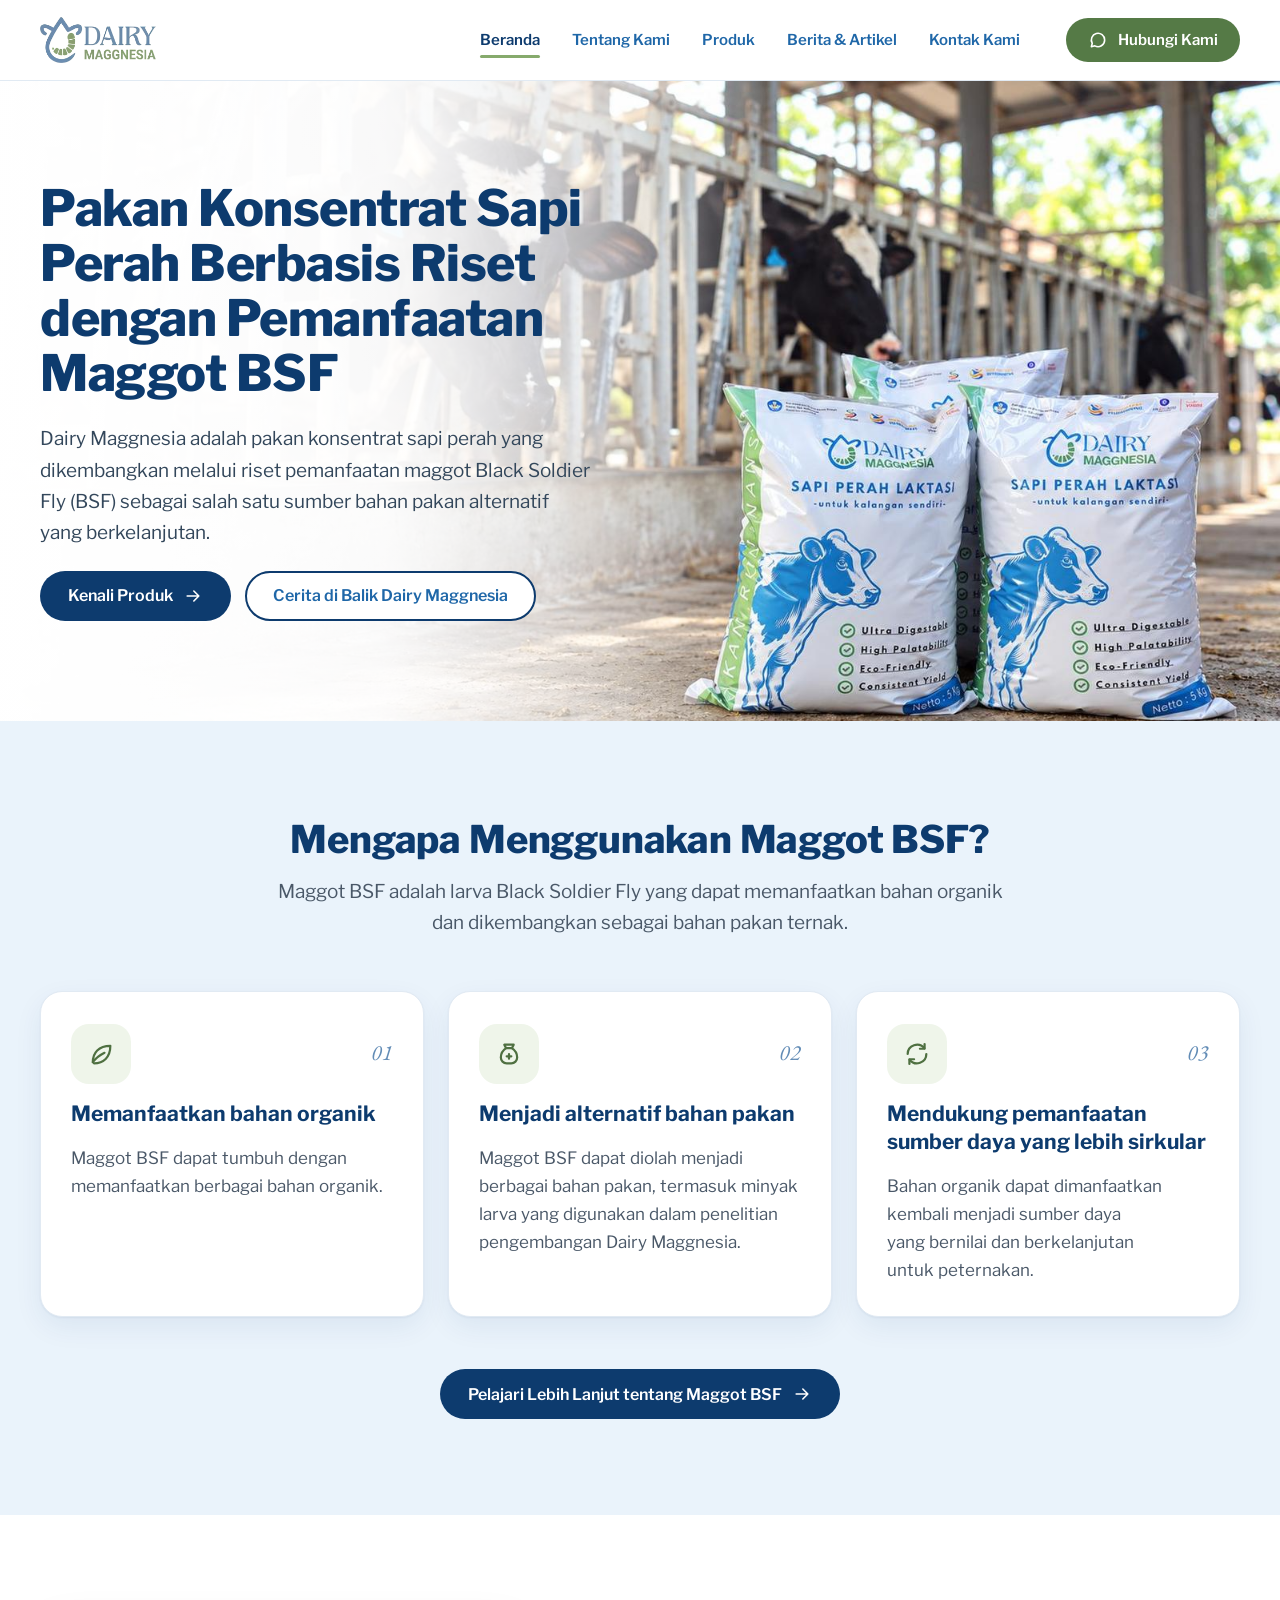
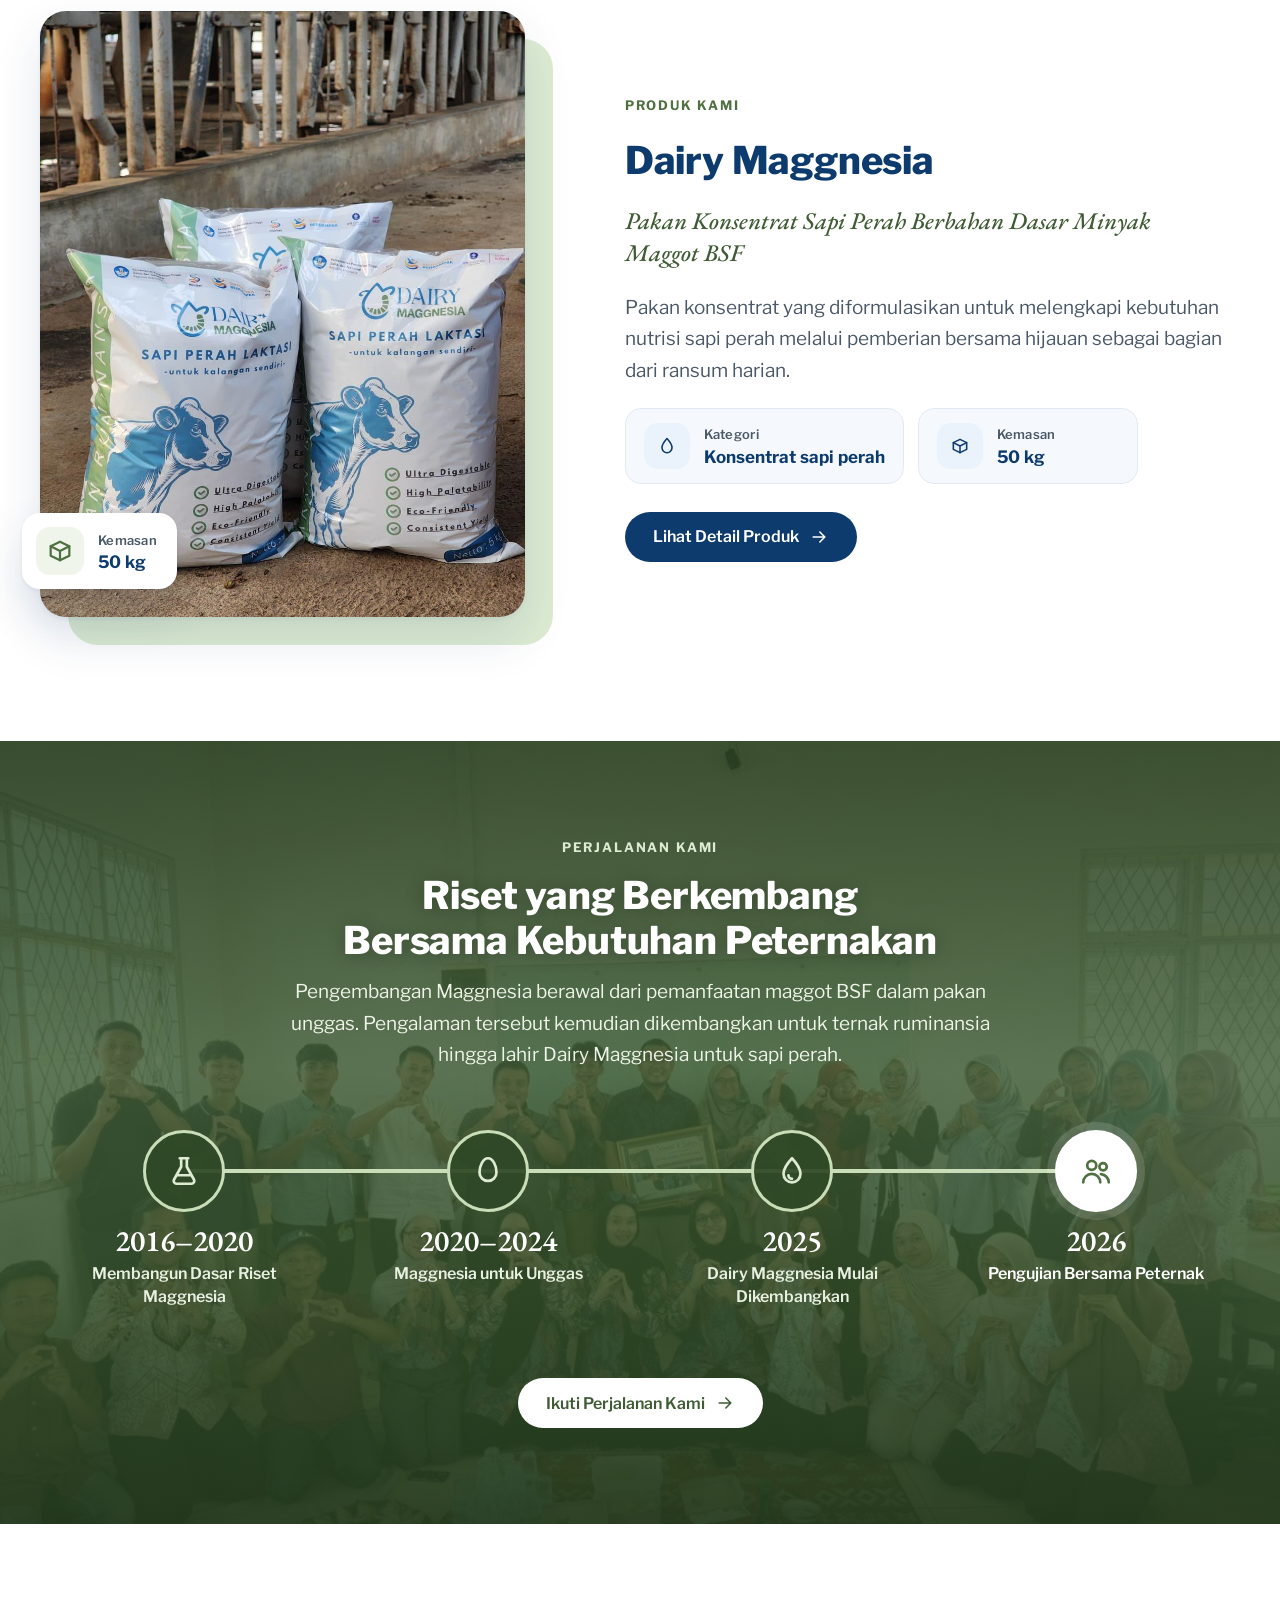
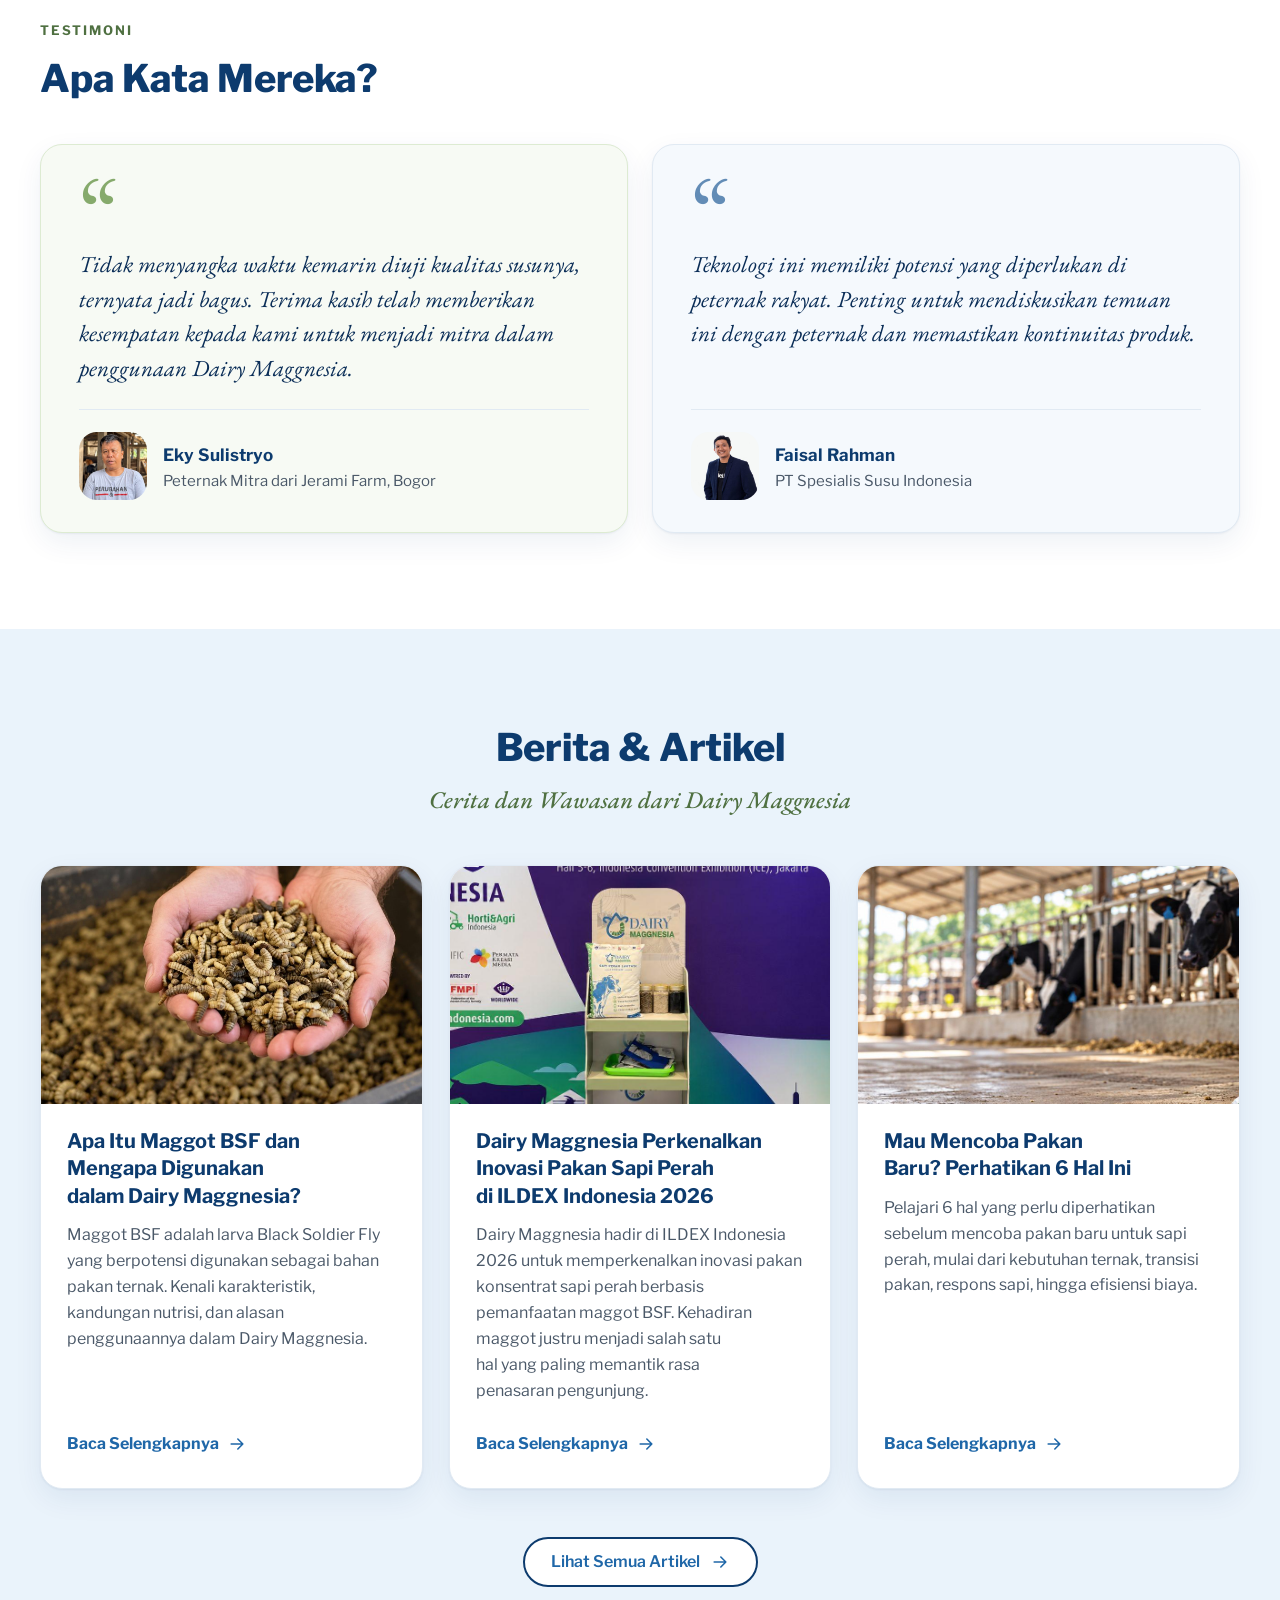
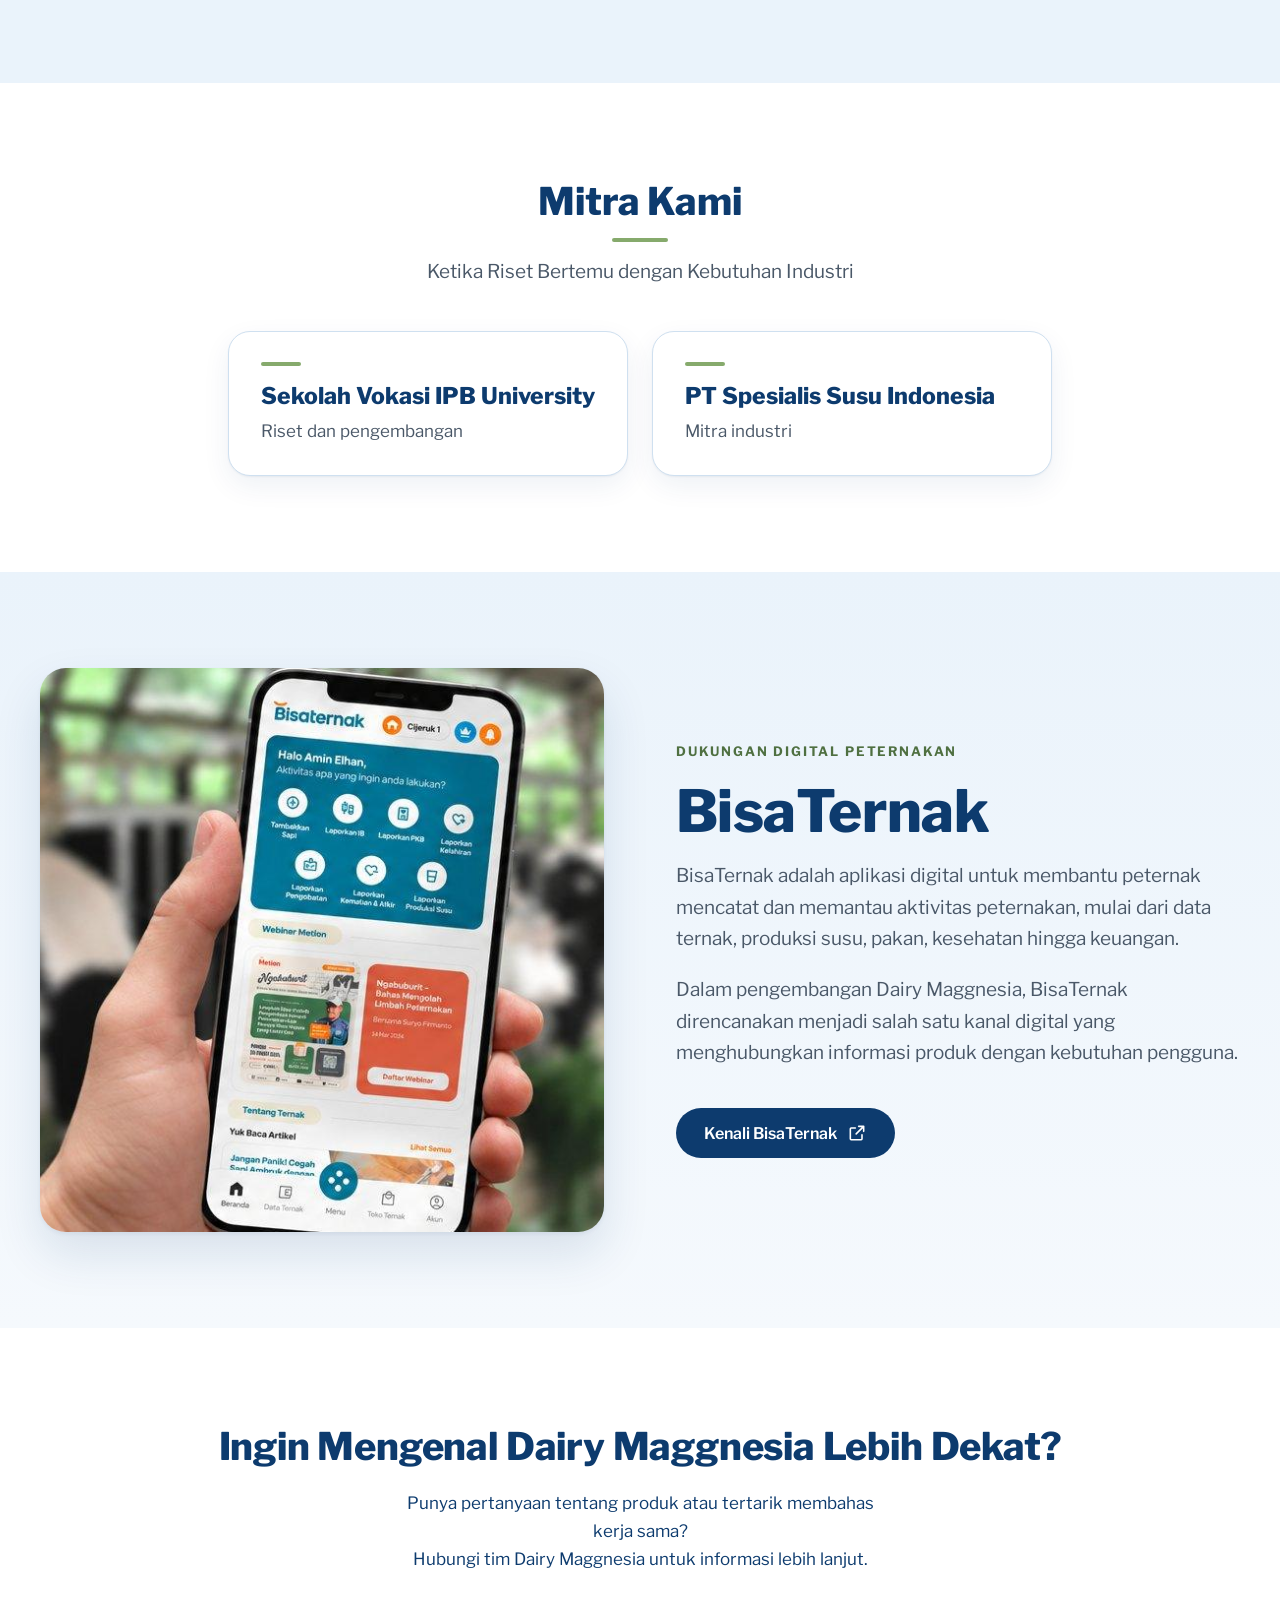
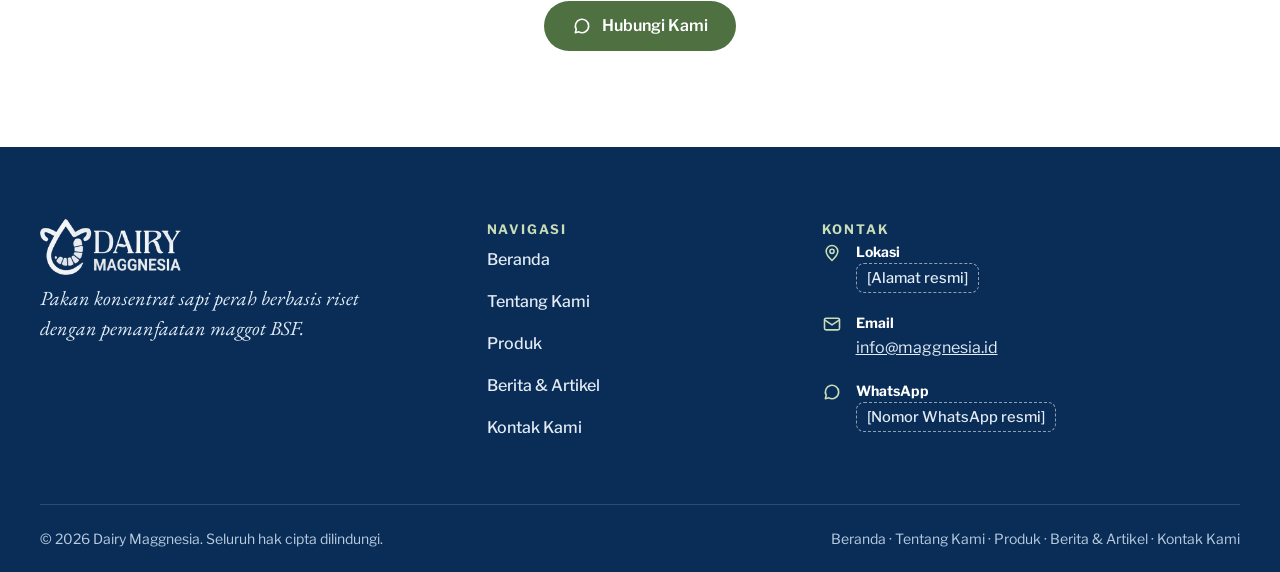
<file: index.html>
<!doctype html>
<html lang="id">
<head>
<meta charset="utf-8">
<meta name="viewport" content="width=device-width, initial-scale=1, viewport-fit=cover">
<title>Website Dairy Maggnesia</title>
<meta name="description" content="Prototype redesign website Dairy Maggnesia.">
<link rel="preconnect" href="https://fonts.googleapis.com">
<link rel="stylesheet" href="https://fonts.googleapis.com/css2?family=EB+Garamond:ital,wght@0,500;0,600;1,400;1,500&amp;family=Libre+Franklin:wght@400;500;600;700;800&amp;display=swap">
<link rel="stylesheet" href="site.css">
</head>
<body>
<div class="dm">

<header class="hdr">
  <div class="wrap hdr-in">
    <a href="index.html" class="logo" aria-label="Dairy Maggnesia, ke Beranda"><img class="logo-img" src="img/logo-color.png" alt="Dairy Maggnesia"></a>
    <nav class="nav" aria-label="Navigasi utama">
      <a href="index.html" class="nav-a is-active" aria-current="page">Beranda</a>
      <a href="tentang-kami.html" class="nav-a">Tentang Kami</a>
      <a href="produk.html" class="nav-a">Produk</a>
      <a href="berita-artikel.html" class="nav-a">Berita &amp; Artikel</a>
      <a href="kontak.html" class="nav-a">Kontak Kami</a>
    </nav>
    <a href="kontak.html" class="btn btn-green btn-sm hdr-cta" style="color: #ffffff"><svg class="ic" viewBox="0 0 24 24" aria-hidden="true"><path d="M20 12a8 8 0 0 1-11.8 7L4 20l1.1-4A8 8 0 1 1 20 12z"></path></svg>Hubungi Kami</a>
    <button type="button" class="burger" data-burger aria-label="Buka menu" aria-expanded="false" aria-controls="menu-mobile"><svg class="ic ic-lg i-open" viewBox="0 0 24 24" aria-hidden="true"><path d="M4 7h16M4 12h16M4 17h16"></path></svg><svg class="ic ic-lg i-close" viewBox="0 0 24 24" aria-hidden="true" hidden><path d="M6 6l12 12M18 6L6 18"></path></svg></button>
  </div>
  <nav id="menu-mobile" hidden class="mnav" aria-label="Navigasi mobile">
      <a href="index.html" class="m-a is-active" aria-current="page">Beranda</a>
      <a href="tentang-kami.html" class="m-a">Tentang Kami</a>
      <a href="produk.html" class="m-a">Produk</a>
      <a href="berita-artikel.html" class="m-a">Berita &amp; Artikel</a>
      <a href="kontak.html" class="m-a">Kontak Kami</a>
      <a href="kontak.html" class="btn btn-green"><svg class="ic" viewBox="0 0 24 24" aria-hidden="true"><path d="M20 12a8 8 0 0 1-11.8 7L4 20l1.1-4A8 8 0 1 1 20 12z"></path></svg>Hubungi Kami</a>
    </nav>
</header>

<main>

<!-- A. HERO -->
<section class="hero" aria-labelledby="hero-title">
  <img class="hero-img" src="img/hero-beranda.jpg" alt="Sapi perah di kandang dengan tiga karung pakan Dairy Maggnesia di lantai kandang">
  <div class="hero-fade" aria-hidden="true"></div>
  <div class="wrap hero-in">
    <div class="hero-copy">
      <h1 id="hero-title" class="h1">Pakan Konsentrat Sapi Perah Berbasis Riset dengan Pemanfaatan Maggot BSF</h1>
      <p class="lead">Dairy Maggnesia adalah pakan konsentrat sapi perah yang dikembangkan melalui riset pemanfaatan maggot Black Soldier Fly (BSF) sebagai salah satu sumber bahan pakan alternatif yang berkelanjutan.</p>
      <div class="btn-row">
        <a href="produk.html" class="btn btn-navy" style="color: #ffffff">Kenali Produk<svg class="ic" viewBox="0 0 24 24" aria-hidden="true"><path d="M5 12h14M13 6l6 6-6 6"></path></svg></a>
        <a href="tentang-kami.html" class="btn btn-outline">Cerita di Balik Dairy Maggnesia</a>
      </div>
    </div>
  </div>
</section>

<!-- B. MENGAPA MAGGOT BSF -->
<section class="sec bg-sky" aria-labelledby="why-title">
  <div class="wrap stack" style="gap: 52px">
    <div class="sec-head center">
      <h2 id="why-title" class="h2">Mengapa Menggunakan Maggot BSF?</h2>
      <p class="lead">Maggot BSF adalah larva Black Soldier Fly yang dapat memanfaatkan bahan organik dan dikembangkan sebagai bahan pakan ternak.</p>
    </div>
    <div class="grid3">
      <article class="card card-hover why-card">
        <div class="why-top">
          <span class="ic-badge"><svg class="ic ic-lg" viewBox="0 0 24 24" aria-hidden="true"><path d="M5 19c0-8 5-14 15-14 0 10-6 15-14 15"></path><path d="M5 19c3-4 6-6 10-8"></path></svg></span>
          <span class="why-num" aria-hidden="true">01</span>
        </div>
        <h3 class="h3">Memanfaatkan bahan organik</h3>
        <p class="muted">Maggot BSF dapat tumbuh dengan memanfaatkan berbagai bahan organik.</p>
      </article>
      <article class="card card-hover why-card">
        <div class="why-top">
          <span class="ic-badge"><svg class="ic ic-lg" viewBox="0 0 24 24" aria-hidden="true"><path d="M8 4h8l-1.5 3c3 2 4.5 5 4.5 8a5 5 0 0 1-5 5h-4a5 5 0 0 1-5-5c0-3 1.5-6 4.5-8z"></path><path d="M9.5 7h5"></path><path d="M12 12v4M10 14h4"></path></svg></span>
          <span class="why-num" aria-hidden="true">02</span>
        </div>
        <h3 class="h3">Menjadi alternatif bahan pakan</h3>
        <p class="muted">Maggot BSF dapat diolah menjadi berbagai bahan pakan, termasuk minyak larva yang digunakan dalam penelitian pengembangan Dairy Maggnesia.</p>
      </article>
      <article class="card card-hover why-card">
        <div class="why-top">
          <span class="ic-badge"><svg class="ic ic-lg" viewBox="0 0 24 24" aria-hidden="true"><path d="M20 12a8 8 0 0 1-14.3 4.9"></path><path d="M4 12a8 8 0 0 1 14.3-4.9"></path><path d="M18.5 3.5v4h-4"></path><path d="M5.5 20.5v-4h4"></path></svg></span>
          <span class="why-num" aria-hidden="true">03</span>
        </div>
        <h3 class="h3">Mendukung pemanfaatan sumber daya yang lebih sirkular</h3>
        <p class="muted">Bahan organik dapat dimanfaatkan kembali menjadi sumber daya yang bernilai dan berkelanjutan untuk peternakan.</p>
      </article>
    </div>
    <div style="display: flex; justify-content: center">
      <a href="artikel-maggot-bsf.html" class="btn btn-navy" style="color: #ffffff">Pelajari Lebih Lanjut tentang Maggot BSF<svg class="ic" viewBox="0 0 24 24" aria-hidden="true"><path d="M5 12h14M13 6l6 6-6 6"></path></svg></a>
    </div>
  </div>
</section>

<!-- C. PRODUK KAMI -->
<section class="sec" aria-labelledby="prod-title">
  <div class="wrap prod">
    <div class="prod-visual">
      <div class="photo"><img src="img/produk-kemasan-kandang.jpg" alt="Karung Dairy Maggnesia Sapi Perah Laktasi di lantai kandang sapi perah"></div>
      <div class="float-badge">
        <span class="ic-badge"><svg class="ic ic-lg" viewBox="0 0 24 24" aria-hidden="true"><path d="M4 8l8-4 8 4v8l-8 4-8-4z"></path><path d="M4 8l8 4 8-4M12 12v8"></path></svg></span>
        <span class="stack" style="gap: 0"><span class="spec-k">Kemasan</span><span class="spec-v">50 kg</span></span>
      </div>
    </div>
    <div class="stack" style="gap: 22px">
      <p class="eyebrow">Produk Kami</p>
      <h2 id="prod-title" class="h2">Dairy Maggnesia</h2>
      <p class="kicker" style="color: #3F5C34">Pakan Konsentrat Sapi Perah Berbahan Dasar Minyak Maggot BSF</p>
      <p class="lead">Pakan konsentrat yang diformulasikan untuk melengkapi kebutuhan nutrisi sapi perah melalui pemberian bersama hijauan sebagai bagian dari ransum harian.</p>
      <div class="spec-row">
        <div class="spec">
          <span class="ic-badge blue" style="width: 46px; height: 46px; border-radius: 14px"><svg class="ic" viewBox="0 0 24 24" aria-hidden="true"><path d="M12 3s-6 6.5-6 11a6 6 0 0 0 12 0c0-4.5-6-11-6-11z"></path></svg></span>
          <span class="stack" style="gap: 0"><span class="spec-k">Kategori</span><span class="spec-v">Konsentrat sapi perah</span></span>
        </div>
        <div class="spec">
          <span class="ic-badge blue" style="width: 46px; height: 46px; border-radius: 14px"><svg class="ic" viewBox="0 0 24 24" aria-hidden="true"><path d="M4 8l8-4 8 4v8l-8 4-8-4z"></path><path d="M4 8l8 4 8-4M12 12v8"></path></svg></span>
          <span class="stack" style="gap: 0"><span class="spec-k">Kemasan</span><span class="spec-v">50 kg</span></span>
        </div>
      </div>
      <div class="btn-row" style="margin-top: 6px">
        <a href="produk.html" class="btn btn-navy" style="color: #ffffff">Lihat Detail Produk<svg class="ic" viewBox="0 0 24 24" aria-hidden="true"><path d="M5 12h14M13 6l6 6-6 6"></path></svg></a>
      </div>
    </div>
  </div>
</section>

<!-- D. RISET / PERJALANAN (hijau) -->
<section class="sec bg-green on-dark riset" aria-labelledby="riset-title">
  <img class="riset-bg" src="img/tim-bersama-bg.jpg" alt="" aria-hidden="true">
  <div class="riset-shade" aria-hidden="true"></div>
  <div class="wrap stack" style="gap: 52px">
    <div class="sec-head center">
      <p class="eyebrow">Perjalanan Kami</p>
      <h2 id="riset-title" class="h2">Riset yang Berkembang Bersama Kebutuhan Peternakan</h2>
      <p class="lead">Pengembangan Maggnesia berawal dari pemanfaatan maggot BSF dalam pakan unggas. Pengalaman tersebut kemudian dikembangkan untuk ternak ruminansia hingga lahir Dairy Maggnesia untuk sapi perah.</p>
    </div>
    <div class="tl" data-tl role="group" aria-label="Ringkasan perjalanan Dairy Maggnesia">
      <div class="tl-track" aria-hidden="true"><div class="tl-fill" style="width: 100%"></div></div>
      <div class="tl-item">
        <button type="button" class="tl-step" aria-pressed="false">
          <span class="tl-dot"><svg class="ic ic-xl" viewBox="0 0 24 24" aria-hidden="true"><path d="M9 3h6M10 3v6l-5 9a2 2 0 0 0 1.8 3h10.4a2 2 0 0 0 1.8-3l-5-9V3"></path><path d="M7.5 15h9"></path></svg></span>
          <span class="stack" style="gap: 6px">
            <span class="tl-year">2016–2020</span>
            <span class="tl-title">Membangun Dasar Riset Maggnesia</span>
          </span>
        </button>
      </div>
      <div class="tl-item">
        <button type="button" class="tl-step" aria-pressed="false">
          <span class="tl-dot"><svg class="ic ic-xl" viewBox="0 0 24 24" aria-hidden="true"><path d="M12 3c-3.5 0-6 5.5-6 10a6 6 0 0 0 12 0c0-4.5-2.5-10-6-10z"></path></svg></span>
          <span class="stack" style="gap: 6px">
            <span class="tl-year">2020–2024</span>
            <span class="tl-title">Maggnesia untuk Unggas</span>
          </span>
        </button>
      </div>
      <div class="tl-item">
        <button type="button" class="tl-step" aria-pressed="false">
          <span class="tl-dot"><svg class="ic ic-xl" viewBox="0 0 24 24" aria-hidden="true"><path d="M12 3s-6 6.5-6 11a6 6 0 0 0 12 0c0-4.5-6-11-6-11z"></path><path d="M9.5 15a2.5 2.5 0 0 0 2.5 2.5"></path></svg></span>
          <span class="stack" style="gap: 6px">
            <span class="tl-year">2025</span>
            <span class="tl-title">Dairy Maggnesia Mulai Dikembangkan</span>
          </span>
        </button>
      </div>
      <div class="tl-item">
        <button type="button" class="tl-step is-on" aria-pressed="true">
          <span class="tl-dot"><svg class="ic ic-xl" viewBox="0 0 24 24" aria-hidden="true"><circle cx="9" cy="8" r="3.2"></circle><path d="M3 20c0-3.3 2.7-6 6-6s6 2.7 6 6"></path><circle cx="17" cy="9" r="2.6"></circle><path d="M15.5 14.2c3 .3 5.5 2.6 5.5 5.8"></path></svg></span>
          <span class="stack" style="gap: 6px">
            <span class="tl-year">2026</span>
            <span class="tl-title">Pengujian Bersama Peternak</span>
          </span>
        </button>
      </div>
    </div>
    <div style="display: flex; justify-content: center">
      <a href="tentang-kami.html" class="btn btn-white" style="color: #3f5c34">Ikuti Perjalanan Kami<svg class="ic" viewBox="0 0 24 24" aria-hidden="true"><path d="M5 12h14M13 6l6 6-6 6"></path></svg></a>
    </div>
  </div>
</section>

<!-- E. TESTIMONI -->
<section class="sec" aria-labelledby="testi-title">
  <div class="wrap stack" style="gap: 44px">
    <div class="sec-head">
      <p class="eyebrow">Testimoni</p>
      <h2 id="testi-title" class="h2">Apa Kata Mereka?</h2>
    </div>
    <div class="grid2">
      <figure class="card quote-card" style="background: #F7FAF4; border-color: #DDEBD2">
        <span class="qmark" aria-hidden="true">“</span>
        <blockquote class="quote">Tidak menyangka waktu kemarin diuji kualitas susunya, ternyata jadi bagus. Terima kasih telah memberikan kesempatan kepada kami untuk menjadi mitra dalam penggunaan Dairy Maggnesia.</blockquote>
        <figcaption class="person">
          <span class="avatar"><img src="img/testi-eky.jpg" alt="Foto Eky Sulistryo"></span>
          <span class="stack" style="gap: 2px"><span class="p-name">Eky Sulistryo</span><span class="p-role">Peternak Mitra dari Jerami Farm, Bogor</span></span>
        </figcaption>
      </figure>
      <figure class="card quote-card" style="background: #F5F9FD">
        <span class="qmark blue" aria-hidden="true">“</span>
        <blockquote class="quote">Teknologi ini memiliki potensi yang diperlukan di peternak rakyat. Penting untuk mendiskusikan temuan ini dengan peternak dan memastikan kontinuitas produk.</blockquote>
        <figcaption class="person">
          <span class="avatar"><img src="img/testi-faisal.jpg" alt="Foto Faisal Rahman"></span>
          <span class="stack" style="gap: 2px"><span class="p-name">Faisal Rahman</span><span class="p-role">PT Spesialis Susu Indonesia</span></span>
        </figcaption>
      </figure>
    </div>
  </div>
</section>

<!-- F. BERITA & ARTIKEL -->
<section class="sec bg-sky" aria-labelledby="art-title">
  <div class="wrap stack" style="gap: 48px">
    <div class="sec-head center">
      <h2 id="art-title" class="h2">Berita &amp; Artikel</h2>
      <p class="kicker">Cerita dan Wawasan dari Dairy Maggnesia</p>
    </div>
    <div class="art-grid">
      <article class="card card-hover art">
        <div class="art-thumb"><img src="img/maggot-bsf.jpg" alt="Dua tangan menggenggam maggot BSF (larva Black Soldier Fly) di atas wadah berisi maggot" style="object-position: 55% 45%"></div>
        <div class="art-body">
          <h3 class="art-title"><a href="artikel-maggot-bsf.html">Apa Itu Maggot BSF dan Mengapa Digunakan dalam Dairy Maggnesia?</a></h3>
          <p class="art-sum">Maggot BSF adalah larva Black Soldier Fly yang berpotensi digunakan sebagai bahan pakan ternak. Kenali karakteristik, kandungan nutrisi, dan alasan penggunaannya dalam Dairy Maggnesia.</p>
          <div class="art-cta"><a href="artikel-maggot-bsf.html" class="link-arrow" aria-label="Baca selengkapnya: Apa Itu Maggot BSF">Baca Selengkapnya<svg class="ic" viewBox="0 0 24 24" aria-hidden="true"><path d="M5 12h14M13 6l6 6-6 6"></path></svg></a></div>
        </div>
      </article>
      <article class="card card-hover art">
        <div class="art-thumb"><img src="img/ildex-stand-thumb.jpg" alt="Display produk Dairy Maggnesia di area pameran ILDEX Indonesia 2026" style="object-position: 30% 50%"></div>
        <div class="art-body">
          <h3 class="art-title"><a href="artikel-ildex-2026.html">Dairy Maggnesia Perkenalkan Inovasi Pakan Sapi Perah di ILDEX Indonesia 2026</a></h3>
          <p class="art-sum">Dairy Maggnesia hadir di ILDEX Indonesia 2026 untuk memperkenalkan inovasi pakan konsentrat sapi perah berbasis pemanfaatan maggot BSF. Kehadiran maggot justru menjadi salah satu hal yang paling memantik rasa penasaran pengunjung.</p>
          <div class="art-cta"><a href="artikel-ildex-2026.html" class="link-arrow" aria-label="Baca selengkapnya: Dairy Maggnesia di ILDEX Indonesia 2026">Baca Selengkapnya<svg class="ic" viewBox="0 0 24 24" aria-hidden="true"><path d="M5 12h14M13 6l6 6-6 6"></path></svg></a></div>
        </div>
      </article>
      <article class="card card-hover art">
        <div class="art-thumb"><img src="img/sapi-kandang-thumb.jpg" alt="Sapi perah di kandang menghadap palung pakan"></div>
        <div class="art-body">
          <h3 class="art-title"><a href="artikel-pakan-baru.html">Mau Mencoba Pakan Baru? Perhatikan 6 Hal Ini</a></h3>
          <p class="art-sum">Pelajari 6 hal yang perlu diperhatikan sebelum mencoba pakan baru untuk sapi perah, mulai dari kebutuhan ternak, transisi pakan, respons sapi, hingga efisiensi biaya.</p>
          <div class="art-cta"><a href="artikel-pakan-baru.html" class="link-arrow" aria-label="Baca selengkapnya: Mau Mencoba Pakan Baru?">Baca Selengkapnya<svg class="ic" viewBox="0 0 24 24" aria-hidden="true"><path d="M5 12h14M13 6l6 6-6 6"></path></svg></a></div>
        </div>
      </article>
    </div>
    <div style="display: flex; justify-content: center">
      <a href="berita-artikel.html" class="btn btn-outline">Lihat Semua Artikel<svg class="ic" viewBox="0 0 24 24" aria-hidden="true"><path d="M5 12h14M13 6l6 6-6 6"></path></svg></a>
    </div>
  </div>
</section>

<!-- G. MITRA KAMI -->
<section class="sec" aria-labelledby="mitra-title">
  <div class="wrap stack" style="gap: 44px">
    <div class="sec-head center">
      <h2 id="mitra-title" class="h2">Mitra Kami</h2>
      <span class="bar" aria-hidden="true"></span>
      <p class="lead">Ketika Riset Bertemu dengan Kebutuhan Industri</p>
    </div>
    <div class="partners">
      <div class="card partner">
        <span class="bar" aria-hidden="true"></span>
        <h3 class="partner-name">Sekolah Vokasi IPB University</h3>
        <p class="partner-role">Riset dan pengembangan</p>
      </div>
      <div class="card partner">
        <span class="bar" aria-hidden="true"></span>
        <h3 class="partner-name">PT Spesialis Susu Indonesia</h3>
        <p class="partner-role">Mitra industri</p>
      </div>
    </div>
  </div>
</section>

<!-- H. BISATERNAK -->
<section class="sec bg-sky" aria-labelledby="bt-title" style="background: linear-gradient(180deg, #EAF3FB 0%, #F5F9FD 100%)">
  <div class="wrap bt">
    <div class="photo"><img src="img/bisaternak-app.jpg" alt="Tangan memegang ponsel yang menampilkan aplikasi BisaTernak"></div>
    <div class="bt-copy">
      <p class="eyebrow">Dukungan Digital Peternakan</p>
      <h2 id="bt-title" class="bt-name">BisaTernak</h2>
      <p class="lead">BisaTernak adalah aplikasi digital untuk membantu peternak mencatat dan memantau aktivitas peternakan, mulai dari data ternak, produksi susu, pakan, kesehatan hingga keuangan.</p>
      <p class="lead">Dalam pengembangan Dairy Maggnesia, BisaTernak direncanakan menjadi salah satu kanal digital yang menghubungkan informasi produk dengan kebutuhan pengguna.</p>
      <div></div>
      <div class="btn-row">
        <a href="https://bisaternak.id/" target="_blank" rel="noopener" class="btn btn-navy" style="color: #ffffff">Kenali BisaTernak<svg class="ic" viewBox="0 0 24 24" aria-hidden="true"><path d="M14 4h6v6M20 4l-9 9M18 14v5a1 1 0 0 1-1 1H5a1 1 0 0 1-1-1V7a1 1 0 0 1 1-1h5"></path></svg><span style="position: absolute; width: 1px; height: 1px; overflow: hidden; clip: rect(0 0 0 0)">(membuka tab baru)</span></a>
      </div>
    </div>
  </div>
</section>

<!-- I. CTA PENUTUP (hijau) -->
<section class="sec bg-green on-dark cta" aria-labelledby="cta-title" style="background-color: transparent">
  <div class="wrap">
    <div class="cta-in">
      <h2 id="cta-title" class="h2" style="color: #0d3b6e; width: 927px">Ingin Mengenal Dairy Maggnesia Lebih Dekat?</h2>
      <p class="lead" style="color: #0d3b6e; width: 652px; font-size: 17px">Punya pertanyaan tentang produk atau tertarik membahas kerja sama? <br>Hubungi tim Dairy Maggnesia untuk informasi lebih lanjut.</p>
      <a href="kontak.html" class="btn btn-white" style="margin-top: 8px; background-color: #4f7041; color: #ffffff"><svg class="ic" viewBox="0 0 24 24" aria-hidden="true"><path d="M20 12a8 8 0 0 1-11.8 7L4 20l1.1-4A8 8 0 1 1 20 12z"></path></svg>Hubungi Kami</a>
    </div>
  </div>
</section>

</main>

<!-- J. FOOTER -->
<footer class="ftr on-dark">
  <div class="wrap">
    <div class="ftr-grid">
      <div class="ftr-brand">
        <a href="index.html" class="logo" aria-label="Dairy Maggnesia, ke Beranda" style="display: inline-flex"><img class="ftr-logo" src="img/logo-white.png" alt="Dairy Maggnesia"></a>
        <p class="ftr-desc">Pakan konsentrat sapi perah berbasis riset dengan pemanfaatan maggot BSF.</p>
      </div>
      <div>
        <p class="ftr-h">Navigasi</p>
        <nav class="ftr-nav" aria-label="Navigasi footer">
          <a href="index.html">Beranda</a>
          <a href="tentang-kami.html">Tentang Kami</a>
          <a href="produk.html">Produk</a>
          <a href="berita-artikel.html">Berita &amp; Artikel</a>
          <a href="kontak.html">Kontak Kami</a>
        </nav>
      </div>
      <div>
        <p class="ftr-h">Kontak</p>
        <div class="ftr-contact">
          <div class="ftr-item"><svg class="ic" viewBox="0 0 24 24" aria-hidden="true"><path d="M12 21s-7-6.2-7-11a7 7 0 0 1 14 0c0 4.8-7 11-7 11z"></path><circle cx="12" cy="10" r="2.5"></circle></svg><div><p class="ftr-k">Lokasi</p><span class="tbc">[Alamat resmi]</span></div></div>
          <div class="ftr-item"><svg class="ic" viewBox="0 0 24 24" aria-hidden="true"><rect x="3" y="5" width="18" height="14" rx="2"></rect><path d="M3 7l9 6 9-6"></path></svg><div><p class="ftr-k">Email</p><a href="mailto:info@maggnesia.id">info@maggnesia.id</a></div></div>
          <div class="ftr-item"><svg class="ic" viewBox="0 0 24 24" aria-hidden="true"><path d="M20 12a8 8 0 0 1-11.8 7L4 20l1.1-4A8 8 0 1 1 20 12z"></path></svg><div><p class="ftr-k">WhatsApp</p><span class="tbc">[Nomor WhatsApp resmi]</span></div></div>
        </div>
      </div>
    </div>
    <div class="ftr-bot"><span>© 2026 Dairy Maggnesia. Seluruh hak cipta dilindungi.</span>
      <span>Beranda · Tentang Kami · Produk · Berita &amp; Artikel · Kontak Kami</span>
    </div>
  </div>
</footer>

</div>
<script src="site.js"></script>
</body>
</html>
</file>
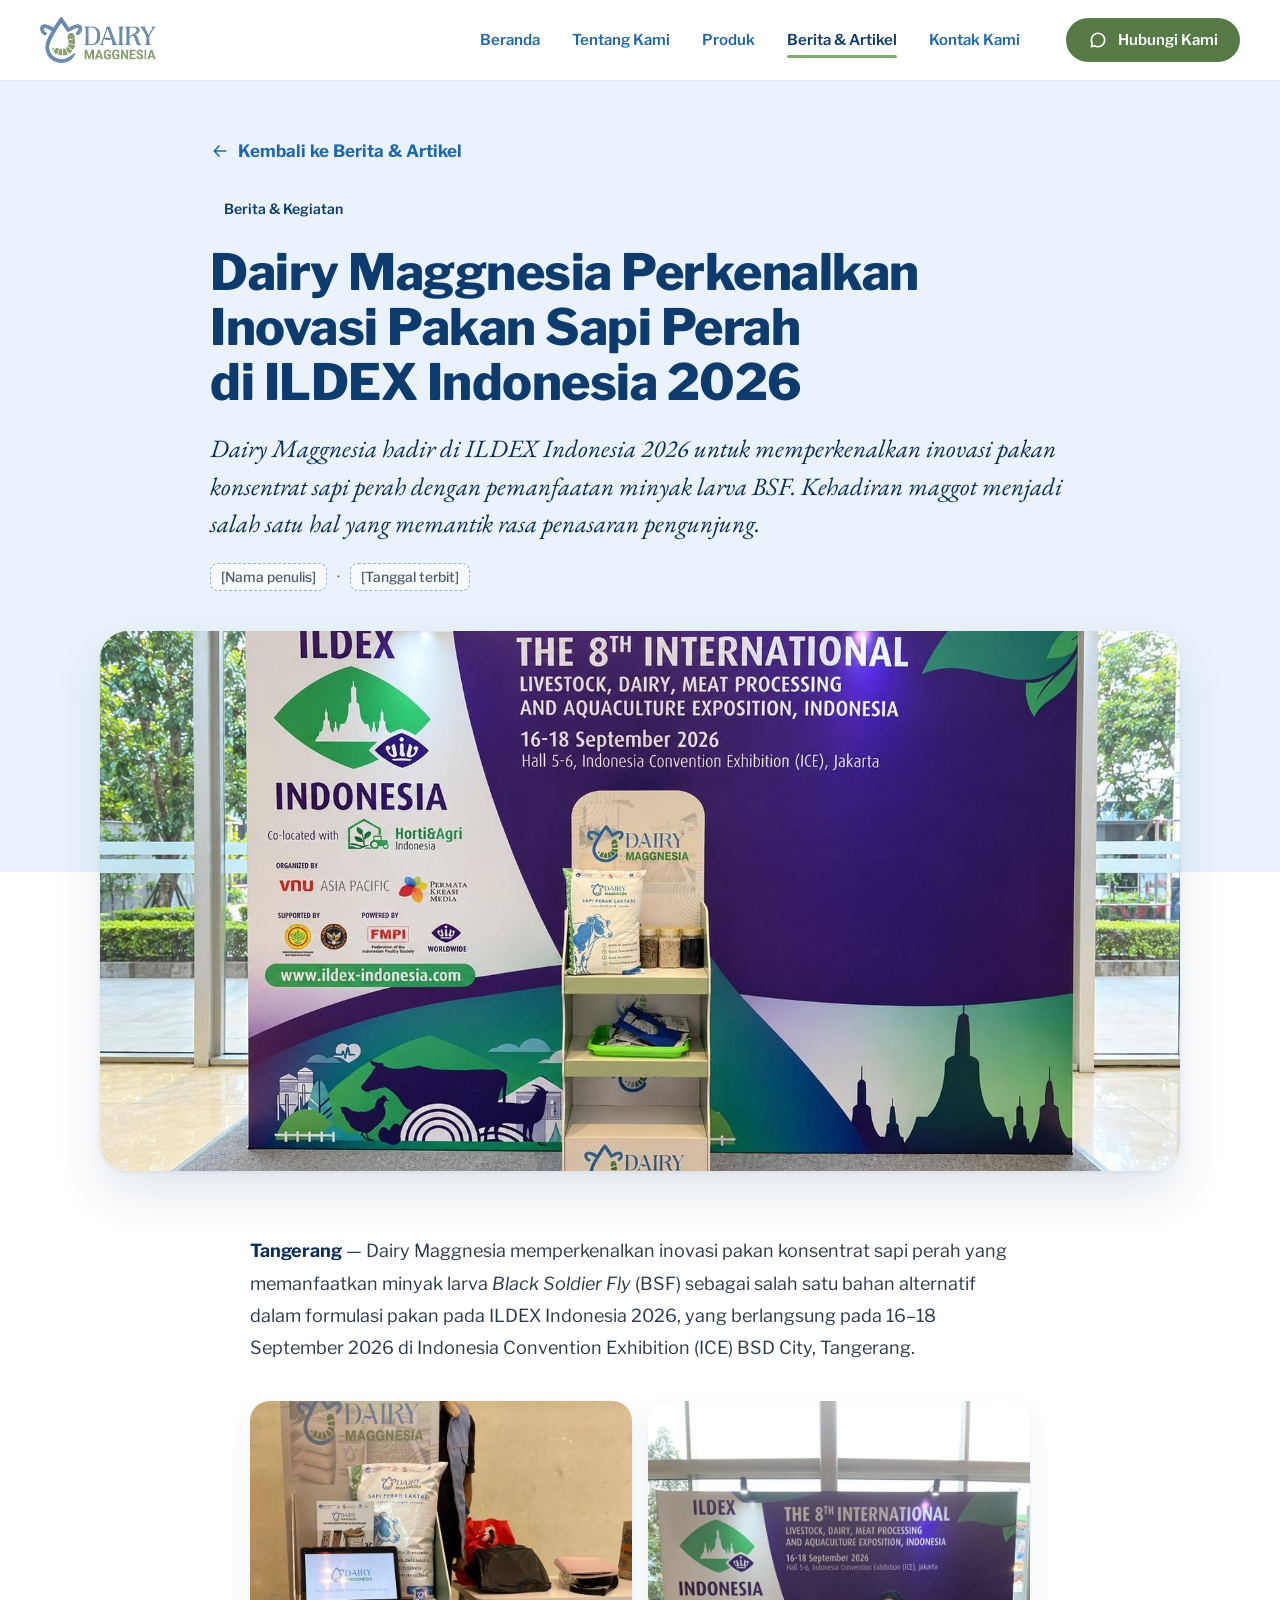
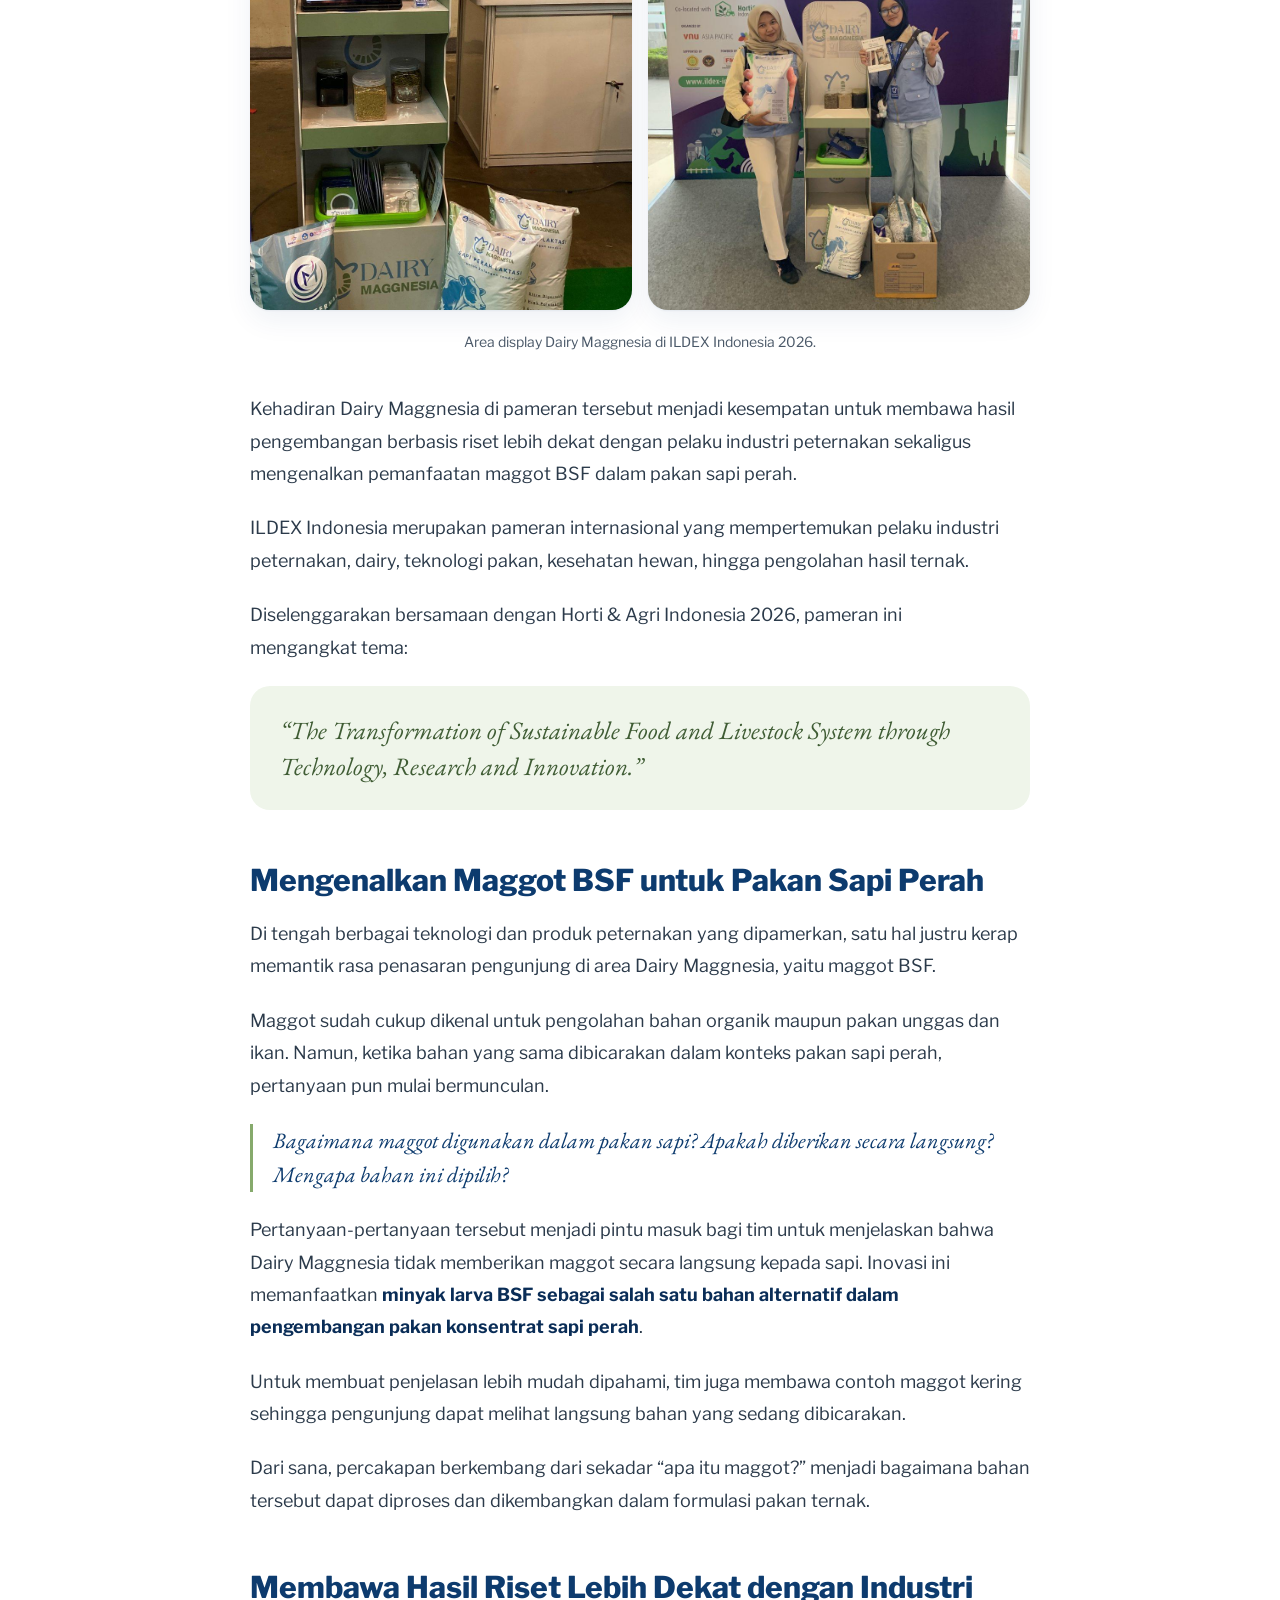
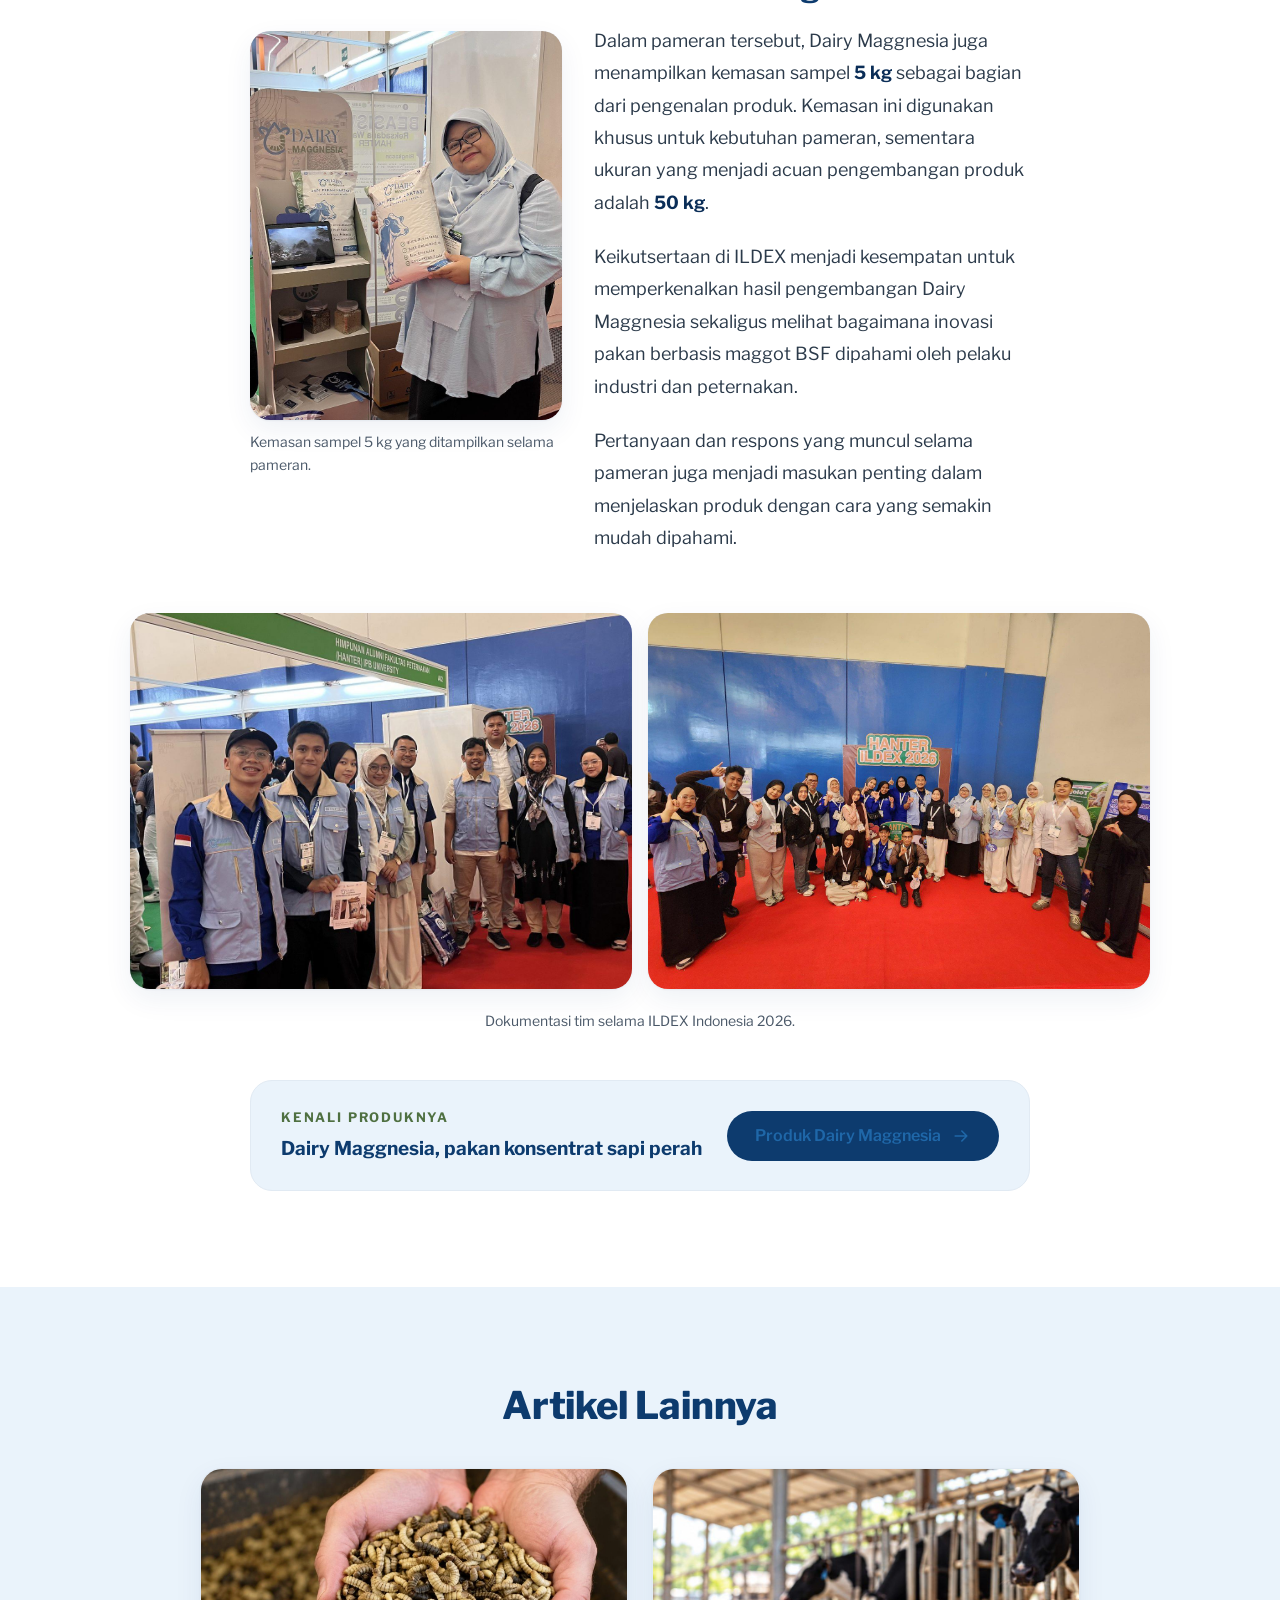
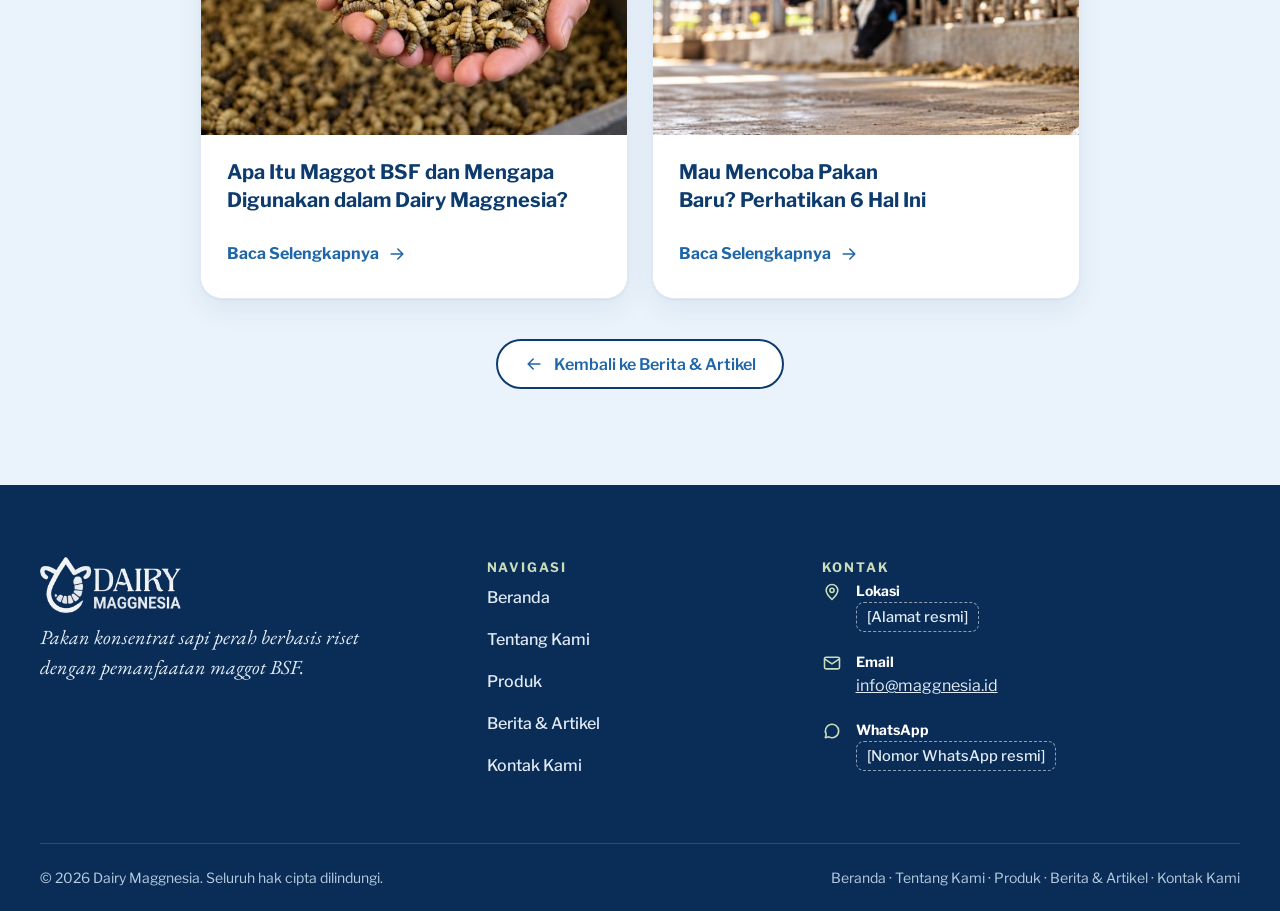
<file: artikel-ildex-2026.html>
<!doctype html>
<html lang="id">
<head>
<meta charset="utf-8">
<meta name="viewport" content="width=device-width, initial-scale=1, viewport-fit=cover">
<title>Dairy Maggnesia di ILDEX Indonesia 2026</title>
<meta name="description" content="Prototype redesign website Dairy Maggnesia.">
<link rel="preconnect" href="https://fonts.googleapis.com">
<link rel="stylesheet" href="https://fonts.googleapis.com/css2?family=EB+Garamond:ital,wght@0,500;0,600;1,400;1,500&amp;family=Libre+Franklin:wght@400;500;600;700;800&amp;display=swap">
<link rel="stylesheet" href="site.css">
</head>
<body>
<div class="dm">

<header class="hdr">
  <div class="wrap hdr-in">
    <a href="index.html" class="logo" aria-label="Dairy Maggnesia, ke Beranda"><img class="logo-img" src="img/logo-color.png" alt="Dairy Maggnesia"></a>
    <nav class="nav" aria-label="Navigasi utama">
      <a href="index.html" class="nav-a">Beranda</a>
      <a href="tentang-kami.html" class="nav-a">Tentang Kami</a>
      <a href="produk.html" class="nav-a">Produk</a>
      <a href="berita-artikel.html" class="nav-a is-active" aria-current="page">Berita &amp; Artikel</a>
      <a href="kontak.html" class="nav-a">Kontak Kami</a>
    </nav>
    <a href="kontak.html" class="btn btn-green btn-sm hdr-cta" style="color: #ffffff"><svg class="ic" viewBox="0 0 24 24" aria-hidden="true"><path d="M20 12a8 8 0 0 1-11.8 7L4 20l1.1-4A8 8 0 1 1 20 12z"></path></svg>Hubungi Kami</a>
    <button type="button" class="burger" data-burger aria-label="Buka menu" aria-expanded="false" aria-controls="menu-mobile"><svg class="ic ic-lg i-open" viewBox="0 0 24 24" aria-hidden="true"><path d="M4 7h16M4 12h16M4 17h16"></path></svg><svg class="ic ic-lg i-close" viewBox="0 0 24 24" aria-hidden="true" hidden><path d="M6 6l12 12M18 6L6 18"></path></svg></button>
  </div>
  <nav id="menu-mobile" hidden class="mnav" aria-label="Navigasi mobile">
      <a href="index.html" class="m-a">Beranda</a>
      <a href="tentang-kami.html" class="m-a">Tentang Kami</a>
      <a href="produk.html" class="m-a">Produk</a>
      <a href="berita-artikel.html" class="m-a is-active" aria-current="page">Berita &amp; Artikel</a>
      <a href="kontak.html" class="m-a">Kontak Kami</a>
      <a href="kontak.html" class="btn btn-green"><svg class="ic" viewBox="0 0 24 24" aria-hidden="true"><path d="M20 12a8 8 0 0 1-11.8 7L4 20l1.1-4A8 8 0 1 1 20 12z"></path></svg>Hubungi Kami</a>
    </nav>
</header>

<main>
<article>
  <section class="sec" style="padding-block: 48px 40px; background: linear-gradient(180deg, #EAF3FB 0 70%, #ffffff 70% 100%)">
    <div class="wrap stack" style="gap: 40px">
      <div class="art-head">
        <a href="berita-artikel.html" class="back"><svg class="ic" viewBox="0 0 24 24" aria-hidden="true"><path d="M19 12H5M11 18l-6-6 6-6"></path></svg>Kembali ke Berita &amp; Artikel</a>
        <span class="chip blue" style="align-self: flex-start">Berita &amp; Kegiatan</span>
        <h1 class="h1">Dairy Maggnesia Perkenalkan Inovasi Pakan Sapi Perah di ILDEX Indonesia 2026</h1>
        <p class="art-lead">Dairy Maggnesia hadir di ILDEX Indonesia 2026 untuk memperkenalkan inovasi pakan konsentrat sapi perah dengan pemanfaatan minyak larva BSF. Kehadiran maggot menjadi salah satu hal yang memantik rasa penasaran pengunjung.</p>
        <div class="meta"><span class="tbc">[Nama penulis]</span><span aria-hidden="true">·</span><span class="tbc">[Tanggal terbit]</span></div>
      </div>
      <div class="art-hero"><img src="img/ildex-booth.jpg" alt="Booth Dairy Maggnesia di depan latar pameran ILDEX Indonesia 2026"></div>
    </div>
  </section>

  <section class="sec" style="padding-top: 24px" aria-label="Isi artikel">
    <div class="wrap">
      <div class="prose">
        <p><strong>Tangerang</strong> — Dairy Maggnesia memperkenalkan inovasi pakan konsentrat sapi perah yang memanfaatkan minyak larva <em>Black Soldier Fly</em> (BSF) sebagai salah satu bahan alternatif dalam formulasi pakan pada ILDEX Indonesia 2026, yang berlangsung pada 16–18 September 2026 di Indonesia Convention Exhibition (ICE) BSD City, Tangerang.</p>

        <figure class="fig-duo">
          <div class="fig-img"><img src="img/ildex-stand.jpg" alt="Rak display Dairy Maggnesia berisi kemasan, tablet, dan toples contoh bahan, dengan karung pakan di depannya"></div>
          <div class="fig-img"><img src="img/ildex-backdrop.jpg" alt="Dua anggota tim berpose di samping rak display Dairy Maggnesia di depan latar pameran ILDEX Indonesia 2026"></div>
          <figcaption>Area display Dairy Maggnesia di ILDEX Indonesia 2026.</figcaption>
        </figure>

        <p>Kehadiran Dairy Maggnesia di pameran tersebut menjadi kesempatan untuk membawa hasil pengembangan berbasis riset lebih dekat dengan pelaku industri peternakan sekaligus mengenalkan pemanfaatan maggot BSF dalam pakan sapi perah.</p>
        <p>ILDEX Indonesia merupakan pameran internasional yang mempertemukan pelaku industri peternakan, dairy, teknologi pakan, kesehatan hewan, hingga pengolahan hasil ternak.</p>
        <p>Diselenggarakan bersamaan dengan Horti &amp; Agri Indonesia 2026, pameran ini mengangkat tema:</p>
        <blockquote class="pull">“The Transformation of Sustainable Food and Livestock System through Technology, Research and Innovation.”</blockquote>

        <h2>Mengenalkan Maggot BSF untuk Pakan Sapi Perah</h2>
        <p>Di tengah berbagai teknologi dan produk peternakan yang dipamerkan, satu hal justru kerap memantik rasa penasaran pengunjung di area Dairy Maggnesia, yaitu maggot BSF.</p>
        <p>Maggot sudah cukup dikenal untuk pengolahan bahan organik maupun pakan unggas dan ikan. Namun, ketika bahan yang sama dibicarakan dalam konteks pakan sapi perah, pertanyaan pun mulai bermunculan.</p>
        <p class="q-line">Bagaimana maggot digunakan dalam pakan sapi? Apakah diberikan secara langsung? Mengapa bahan ini dipilih?</p>
        <p>Pertanyaan-pertanyaan tersebut menjadi pintu masuk bagi tim untuk menjelaskan bahwa Dairy Maggnesia tidak memberikan maggot secara langsung kepada sapi. Inovasi ini memanfaatkan <strong>minyak larva BSF sebagai salah satu bahan alternatif dalam pengembangan pakan konsentrat sapi perah</strong>.</p>
        <p>Untuk membuat penjelasan lebih mudah dipahami, tim juga membawa contoh maggot kering sehingga pengunjung dapat melihat langsung bahan yang sedang dibicarakan.</p>
        <p>Dari sana, percakapan berkembang dari sekadar “apa itu maggot?” menjadi bagaimana bahan tersebut dapat diproses dan dikembangkan dalam formulasi pakan ternak.</p>

        <h2>Membawa Hasil Riset Lebih Dekat dengan Industri</h2>
        <div class="fig-side">
          <figure class="fig-port">
            <div class="fig-img"><img src="img/ildex-sampel.jpg" alt="Anggota tim memegang kemasan sampel Dairy Maggnesia Sapi Perah Laktasi di area pameran"></div>
            <figcaption>Kemasan sampel 5 kg yang ditampilkan selama pameran.</figcaption>
          </figure>
          <div>
            <p>Dalam pameran tersebut, Dairy Maggnesia juga menampilkan kemasan sampel <strong>5 kg</strong> sebagai bagian dari pengenalan produk. Kemasan ini digunakan khusus untuk kebutuhan pameran, sementara ukuran yang menjadi acuan pengembangan produk adalah <strong>50 kg</strong>.</p>
            <p>Keikutsertaan di ILDEX menjadi kesempatan untuk memperkenalkan hasil pengembangan Dairy Maggnesia sekaligus melihat bagaimana inovasi pakan berbasis maggot BSF dipahami oleh pelaku industri dan peternakan.</p>
            <p>Pertanyaan dan respons yang muncul selama pameran juga menjadi masukan penting dalam menjelaskan produk dengan cara yang semakin mudah dipahami.</p>
          </div>
        </div>

        <figure class="fig-duo wide">
          <div class="fig-img"><img src="img/ildex-tim-booth.jpg" alt="Tim Dairy Maggnesia berfoto bersama di area booth pameran"></div>
          <div class="fig-img"><img src="img/ildex-hanter-group.jpg" alt="Foto bersama tim dan rombongan di depan papan HANTER ILDEX 2026"></div>
          <figcaption>Dokumentasi tim selama ILDEX Indonesia 2026.</figcaption>
        </figure>

        <div class="art-endcta">
          <div class="stack" style="gap: 4px">
            <p class="eyebrow" style="margin: 0">Kenali produknya</p>
            <p style="margin: 0; font-weight: 700; color: #0D3B6E; font-size: 19px">Dairy Maggnesia, pakan konsentrat sapi perah</p>
          </div>
          <a href="produk.html" class="btn btn-navy">Produk Dairy Maggnesia<svg class="ic" viewBox="0 0 24 24" aria-hidden="true"><path d="M5 12h14M13 6l6 6-6 6"></path></svg></a>
        </div>
      </div>
    </div>
  </section>
</article>

<section class="sec bg-sky" aria-labelledby="lain-title">
  <div class="wrap stack" style="gap: 40px">
    <div class="sec-head center">
      <h2 id="lain-title" class="h2">Artikel Lainnya</h2>
    </div>
    <div class="grid2" style="max-width: 880px; margin: 0 auto; width: 100%">
      <article class="card card-hover art">
        <div class="art-thumb"><img src="img/maggot-bsf.jpg" alt="Dua tangan menggenggam maggot BSF (larva Black Soldier Fly) di atas wadah berisi maggot" style="object-position: 55% 45%"></div>
        <div class="art-body">
          <h3 class="art-title"><a href="artikel-maggot-bsf.html">Apa Itu Maggot BSF dan Mengapa Digunakan dalam Dairy Maggnesia?</a></h3>
          <div class="art-cta"><a href="artikel-maggot-bsf.html" class="link-arrow" aria-label="Baca selengkapnya: Apa Itu Maggot BSF">Baca Selengkapnya<svg class="ic" viewBox="0 0 24 24" aria-hidden="true"><path d="M5 12h14M13 6l6 6-6 6"></path></svg></a></div>
        </div>
      </article>
      <article class="card card-hover art">
        <div class="art-thumb"><img src="img/sapi-kandang-thumb.jpg" alt="Sapi perah di kandang menghadap palung pakan"></div>
        <div class="art-body">
          <h3 class="art-title"><a href="artikel-pakan-baru.html">Mau Mencoba Pakan Baru? Perhatikan 6 Hal Ini</a></h3>
          <div class="art-cta"><a href="artikel-pakan-baru.html" class="link-arrow" aria-label="Baca selengkapnya: Mau Mencoba Pakan Baru?">Baca Selengkapnya<svg class="ic" viewBox="0 0 24 24" aria-hidden="true"><path d="M5 12h14M13 6l6 6-6 6"></path></svg></a></div>
        </div>
      </article>
    </div>
    <div style="display: flex; justify-content: center">
      <a href="berita-artikel.html" class="btn btn-outline"><svg class="ic" viewBox="0 0 24 24" aria-hidden="true"><path d="M19 12H5M11 18l-6-6 6-6"></path></svg>Kembali ke Berita &amp; Artikel</a>
    </div>
  </div>
</section>
</main>

<footer class="ftr on-dark">
  <div class="wrap">
    <div class="ftr-grid">
      <div class="ftr-brand">
        <a href="index.html" class="logo" aria-label="Dairy Maggnesia, ke Beranda" style="display: inline-flex"><img class="ftr-logo" src="img/logo-white.png" alt="Dairy Maggnesia"></a>
        <p class="ftr-desc">Pakan konsentrat sapi perah berbasis riset dengan pemanfaatan maggot BSF.</p>
      </div>
      <div>
        <p class="ftr-h">Navigasi</p>
        <nav class="ftr-nav" aria-label="Navigasi footer">
          <a href="index.html">Beranda</a>
          <a href="tentang-kami.html">Tentang Kami</a>
          <a href="produk.html">Produk</a>
          <a href="berita-artikel.html">Berita &amp; Artikel</a>
          <a href="kontak.html">Kontak Kami</a>
        </nav>
      </div>
      <div>
        <p class="ftr-h">Kontak</p>
        <div class="ftr-contact">
          <div class="ftr-item"><svg class="ic" viewBox="0 0 24 24" aria-hidden="true"><path d="M12 21s-7-6.2-7-11a7 7 0 0 1 14 0c0 4.8-7 11-7 11z"></path><circle cx="12" cy="10" r="2.5"></circle></svg><div><p class="ftr-k">Lokasi</p><span class="tbc">[Alamat resmi]</span></div></div>
          <div class="ftr-item"><svg class="ic" viewBox="0 0 24 24" aria-hidden="true"><rect x="3" y="5" width="18" height="14" rx="2"></rect><path d="M3 7l9 6 9-6"></path></svg><div><p class="ftr-k">Email</p><a href="mailto:info@maggnesia.id">info@maggnesia.id</a></div></div>
          <div class="ftr-item"><svg class="ic" viewBox="0 0 24 24" aria-hidden="true"><path d="M20 12a8 8 0 0 1-11.8 7L4 20l1.1-4A8 8 0 1 1 20 12z"></path></svg><div><p class="ftr-k">WhatsApp</p><span class="tbc">[Nomor WhatsApp resmi]</span></div></div>
        </div>
      </div>
    </div>
    <div class="ftr-bot">
      <span>© 2026 Dairy Maggnesia. Seluruh hak cipta dilindungi.</span>
      <span>Beranda · Tentang Kami · Produk · Berita &amp; Artikel · Kontak Kami</span>
    </div>
  </div>
</footer>

</div>
<script src="site.js"></script>
</body>
</html>
</file>
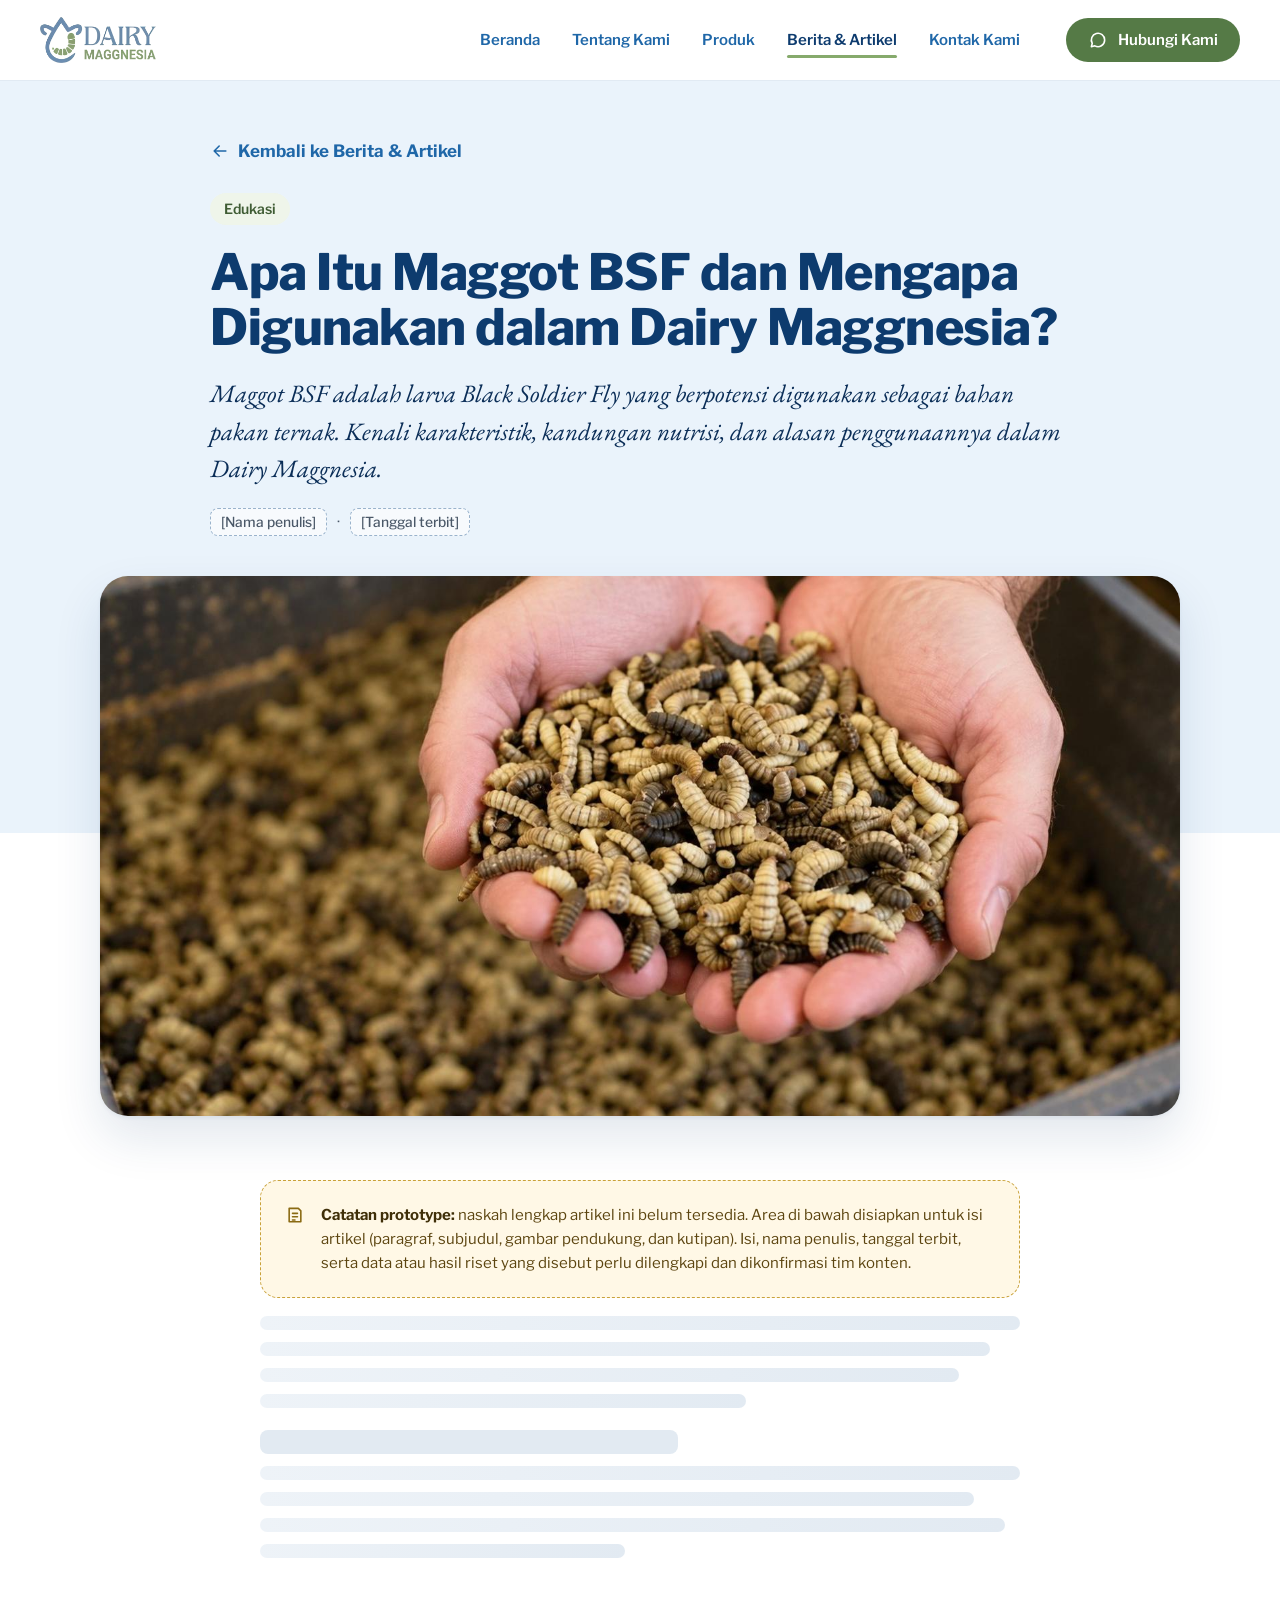
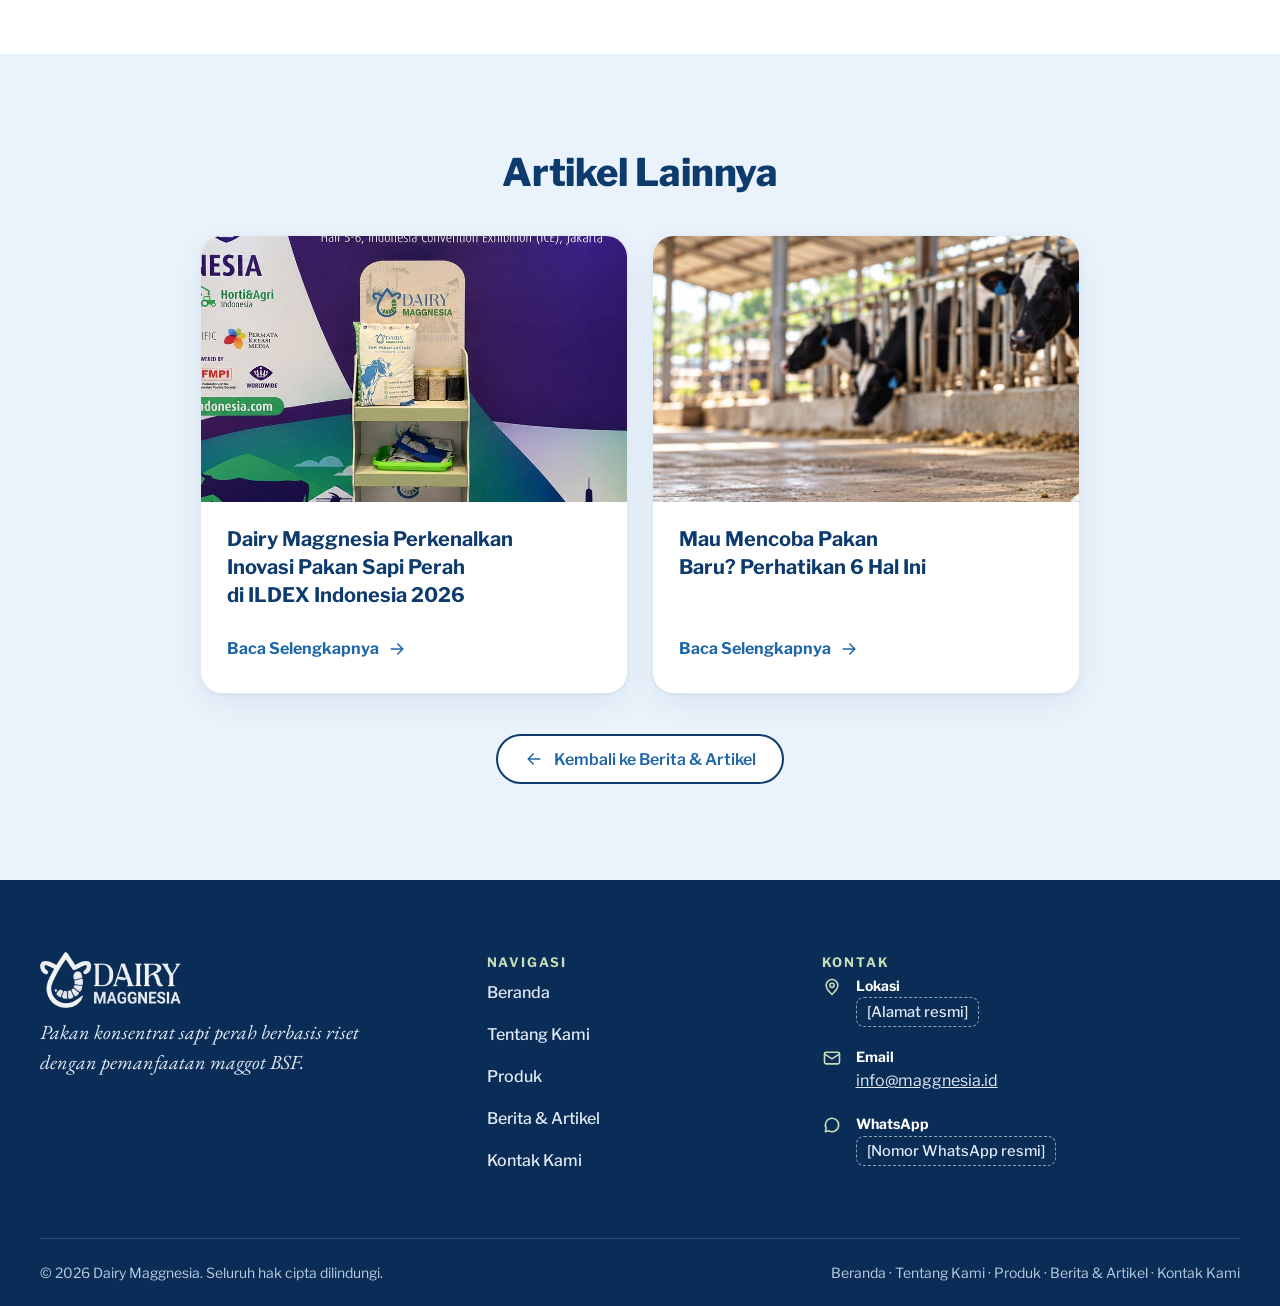
<file: artikel-maggot-bsf.html>
<!doctype html>
<html lang="id">
<head>
<meta charset="utf-8">
<meta name="viewport" content="width=device-width, initial-scale=1, viewport-fit=cover">
<title>Apa Itu Maggot BSF · Dairy Maggnesia</title>
<meta name="description" content="Prototype redesign website Dairy Maggnesia.">
<link rel="preconnect" href="https://fonts.googleapis.com">
<link rel="stylesheet" href="https://fonts.googleapis.com/css2?family=EB+Garamond:ital,wght@0,500;0,600;1,400;1,500&amp;family=Libre+Franklin:wght@400;500;600;700;800&amp;display=swap">
<link rel="stylesheet" href="site.css">
</head>
<body>
<div class="dm">

<header class="hdr">
  <div class="wrap hdr-in">
    <a href="index.html" class="logo" aria-label="Dairy Maggnesia, ke Beranda"><img class="logo-img" src="img/logo-color.png" alt="Dairy Maggnesia"></a>
    <nav class="nav" aria-label="Navigasi utama">
      <a href="index.html" class="nav-a">Beranda</a>
      <a href="tentang-kami.html" class="nav-a">Tentang Kami</a>
      <a href="produk.html" class="nav-a">Produk</a>
      <a href="berita-artikel.html" class="nav-a is-active" aria-current="page">Berita &amp; Artikel</a>
      <a href="kontak.html" class="nav-a">Kontak Kami</a>
    </nav>
    <a href="kontak.html" class="btn btn-green btn-sm hdr-cta" style="color: #ffffff"><svg class="ic" viewBox="0 0 24 24" aria-hidden="true"><path d="M20 12a8 8 0 0 1-11.8 7L4 20l1.1-4A8 8 0 1 1 20 12z"></path></svg>Hubungi Kami</a>
    <button type="button" class="burger" data-burger aria-label="Buka menu" aria-expanded="false" aria-controls="menu-mobile"><svg class="ic ic-lg i-open" viewBox="0 0 24 24" aria-hidden="true"><path d="M4 7h16M4 12h16M4 17h16"></path></svg><svg class="ic ic-lg i-close" viewBox="0 0 24 24" aria-hidden="true" hidden><path d="M6 6l12 12M18 6L6 18"></path></svg></button>
  </div>
  <nav id="menu-mobile" hidden class="mnav" aria-label="Navigasi mobile">
      <a href="index.html" class="m-a">Beranda</a>
      <a href="tentang-kami.html" class="m-a">Tentang Kami</a>
      <a href="produk.html" class="m-a">Produk</a>
      <a href="berita-artikel.html" class="m-a is-active" aria-current="page">Berita &amp; Artikel</a>
      <a href="kontak.html" class="m-a">Kontak Kami</a>
      <a href="kontak.html" class="btn btn-green"><svg class="ic" viewBox="0 0 24 24" aria-hidden="true"><path d="M20 12a8 8 0 0 1-11.8 7L4 20l1.1-4A8 8 0 1 1 20 12z"></path></svg>Hubungi Kami</a>
    </nav>
</header>

<main>
<article>
  <section class="sec" style="padding-block: 48px 40px; background: linear-gradient(180deg, #EAF3FB 0 70%, #ffffff 70% 100%)">
    <div class="wrap stack" style="gap: 40px">
      <div class="art-head">
        <a href="berita-artikel.html" class="back"><svg class="ic" viewBox="0 0 24 24" aria-hidden="true"><path d="M19 12H5M11 18l-6-6 6-6"></path></svg>Kembali ke Berita &amp; Artikel</a>
        <span class="chip" style="align-self: flex-start">Edukasi</span>
        <h1 class="h1">Apa Itu Maggot BSF dan Mengapa Digunakan dalam Dairy Maggnesia?</h1>
        <p class="art-lead">Maggot BSF adalah larva Black Soldier Fly yang berpotensi digunakan sebagai bahan pakan ternak. Kenali karakteristik, kandungan nutrisi, dan alasan penggunaannya dalam Dairy Maggnesia.</p>
        <div class="meta"><span class="tbc">[Nama penulis]</span><span aria-hidden="true">·</span><span class="tbc">[Tanggal terbit]</span></div>
      </div>
      <div class="art-hero"><img src="img/maggot-bsf.jpg" alt="Dua tangan menggenggam maggot BSF (larva Black Soldier Fly) di atas wadah berisi maggot" style="object-position: 55% 45%"></div>
    </div>
  </section>

  <section class="sec" style="padding-top: 24px" aria-label="Isi artikel">
    <div class="wrap">
      <div class="prose-slot">
        <div class="anno" role="note">
          <svg class="ic" viewBox="0 0 24 24" aria-hidden="true"><path d="M5 4h11l3 3v13H5z"></path><path d="M9 10h6M9 14h6M9 18h3"></path></svg>
          <p><strong>Catatan prototype:</strong> naskah lengkap artikel ini belum tersedia. Area di bawah disiapkan untuk isi artikel (paragraf, subjudul, gambar pendukung, dan kutipan). Isi, nama penulis, tanggal terbit, serta data atau hasil riset yang disebut perlu dilengkapi dan dikonfirmasi tim konten.</p>
        </div>
        <div class="stack" style="gap: 12px" aria-hidden="true">
          <div class="sk" style="width: 100%"></div>
          <div class="sk" style="width: 96%"></div>
          <div class="sk" style="width: 92%"></div>
          <div class="sk" style="width: 64%"></div>
          <div class="sk-h"></div>
          <div class="sk" style="width: 100%"></div>
          <div class="sk" style="width: 94%"></div>
          <div class="sk" style="width: 98%"></div>
          <div class="sk" style="width: 48%"></div>
        </div>
      </div>
    </div>
  </section>
</article>

<section class="sec bg-sky" aria-labelledby="lain-title">
  <div class="wrap stack" style="gap: 40px">
    <div class="sec-head center">
      <h2 id="lain-title" class="h2">Artikel Lainnya</h2>
    </div>
    <div class="grid2" style="max-width: 880px; margin: 0 auto; width: 100%">
      <article class="card card-hover art">
        <div class="art-thumb"><img src="img/ildex-stand-thumb.jpg" alt="Display produk Dairy Maggnesia di area pameran ILDEX Indonesia 2026"></div>
        <div class="art-body">
          <h3 class="art-title"><a href="artikel-ildex-2026.html">Dairy Maggnesia Perkenalkan Inovasi Pakan Sapi Perah di ILDEX Indonesia 2026</a></h3>
          <div class="art-cta"><a href="artikel-ildex-2026.html" class="link-arrow" aria-label="Baca selengkapnya: Dairy Maggnesia di ILDEX Indonesia 2026">Baca Selengkapnya<svg class="ic" viewBox="0 0 24 24" aria-hidden="true"><path d="M5 12h14M13 6l6 6-6 6"></path></svg></a></div>
        </div>
      </article>
      <article class="card card-hover art">
        <div class="art-thumb"><img src="img/sapi-kandang-thumb.jpg" alt="Sapi perah di kandang menghadap palung pakan"></div>
        <div class="art-body">
          <h3 class="art-title"><a href="artikel-pakan-baru.html">Mau Mencoba Pakan Baru? Perhatikan 6 Hal Ini</a></h3>
          <div class="art-cta"><a href="artikel-pakan-baru.html" class="link-arrow" aria-label="Baca selengkapnya: Mau Mencoba Pakan Baru?">Baca Selengkapnya<svg class="ic" viewBox="0 0 24 24" aria-hidden="true"><path d="M5 12h14M13 6l6 6-6 6"></path></svg></a></div>
        </div>
      </article>
    </div>
    <div style="display: flex; justify-content: center">
      <a href="berita-artikel.html" class="btn btn-outline"><svg class="ic" viewBox="0 0 24 24" aria-hidden="true"><path d="M19 12H5M11 18l-6-6 6-6"></path></svg>Kembali ke Berita &amp; Artikel</a>
    </div>
  </div>
</section>
</main>

<footer class="ftr on-dark">
  <div class="wrap">
    <div class="ftr-grid">
      <div class="ftr-brand">
        <a href="index.html" class="logo" aria-label="Dairy Maggnesia, ke Beranda" style="display: inline-flex"><img class="ftr-logo" src="img/logo-white.png" alt="Dairy Maggnesia"></a>
        <p class="ftr-desc">Pakan konsentrat sapi perah berbasis riset dengan pemanfaatan maggot BSF.</p>
      </div>
      <div>
        <p class="ftr-h">Navigasi</p>
        <nav class="ftr-nav" aria-label="Navigasi footer">
          <a href="index.html">Beranda</a>
          <a href="tentang-kami.html">Tentang Kami</a>
          <a href="produk.html">Produk</a>
          <a href="berita-artikel.html">Berita &amp; Artikel</a>
          <a href="kontak.html">Kontak Kami</a>
        </nav>
      </div>
      <div>
        <p class="ftr-h">Kontak</p>
        <div class="ftr-contact">
          <div class="ftr-item"><svg class="ic" viewBox="0 0 24 24" aria-hidden="true"><path d="M12 21s-7-6.2-7-11a7 7 0 0 1 14 0c0 4.8-7 11-7 11z"></path><circle cx="12" cy="10" r="2.5"></circle></svg><div><p class="ftr-k">Lokasi</p><span class="tbc">[Alamat resmi]</span></div></div>
          <div class="ftr-item"><svg class="ic" viewBox="0 0 24 24" aria-hidden="true"><rect x="3" y="5" width="18" height="14" rx="2"></rect><path d="M3 7l9 6 9-6"></path></svg><div><p class="ftr-k">Email</p><a href="mailto:info@maggnesia.id">info@maggnesia.id</a></div></div>
          <div class="ftr-item"><svg class="ic" viewBox="0 0 24 24" aria-hidden="true"><path d="M20 12a8 8 0 0 1-11.8 7L4 20l1.1-4A8 8 0 1 1 20 12z"></path></svg><div><p class="ftr-k">WhatsApp</p><span class="tbc">[Nomor WhatsApp resmi]</span></div></div>
        </div>
      </div>
    </div>
    <div class="ftr-bot"><span>© 2026 Dairy Maggnesia. Seluruh hak cipta dilindungi.</span>
      <span>Beranda · Tentang Kami · Produk · Berita &amp; Artikel · Kontak Kami</span>
    </div>
  </div>
</footer>

</div>
<script src="site.js"></script>
</body>
</html>
</file>
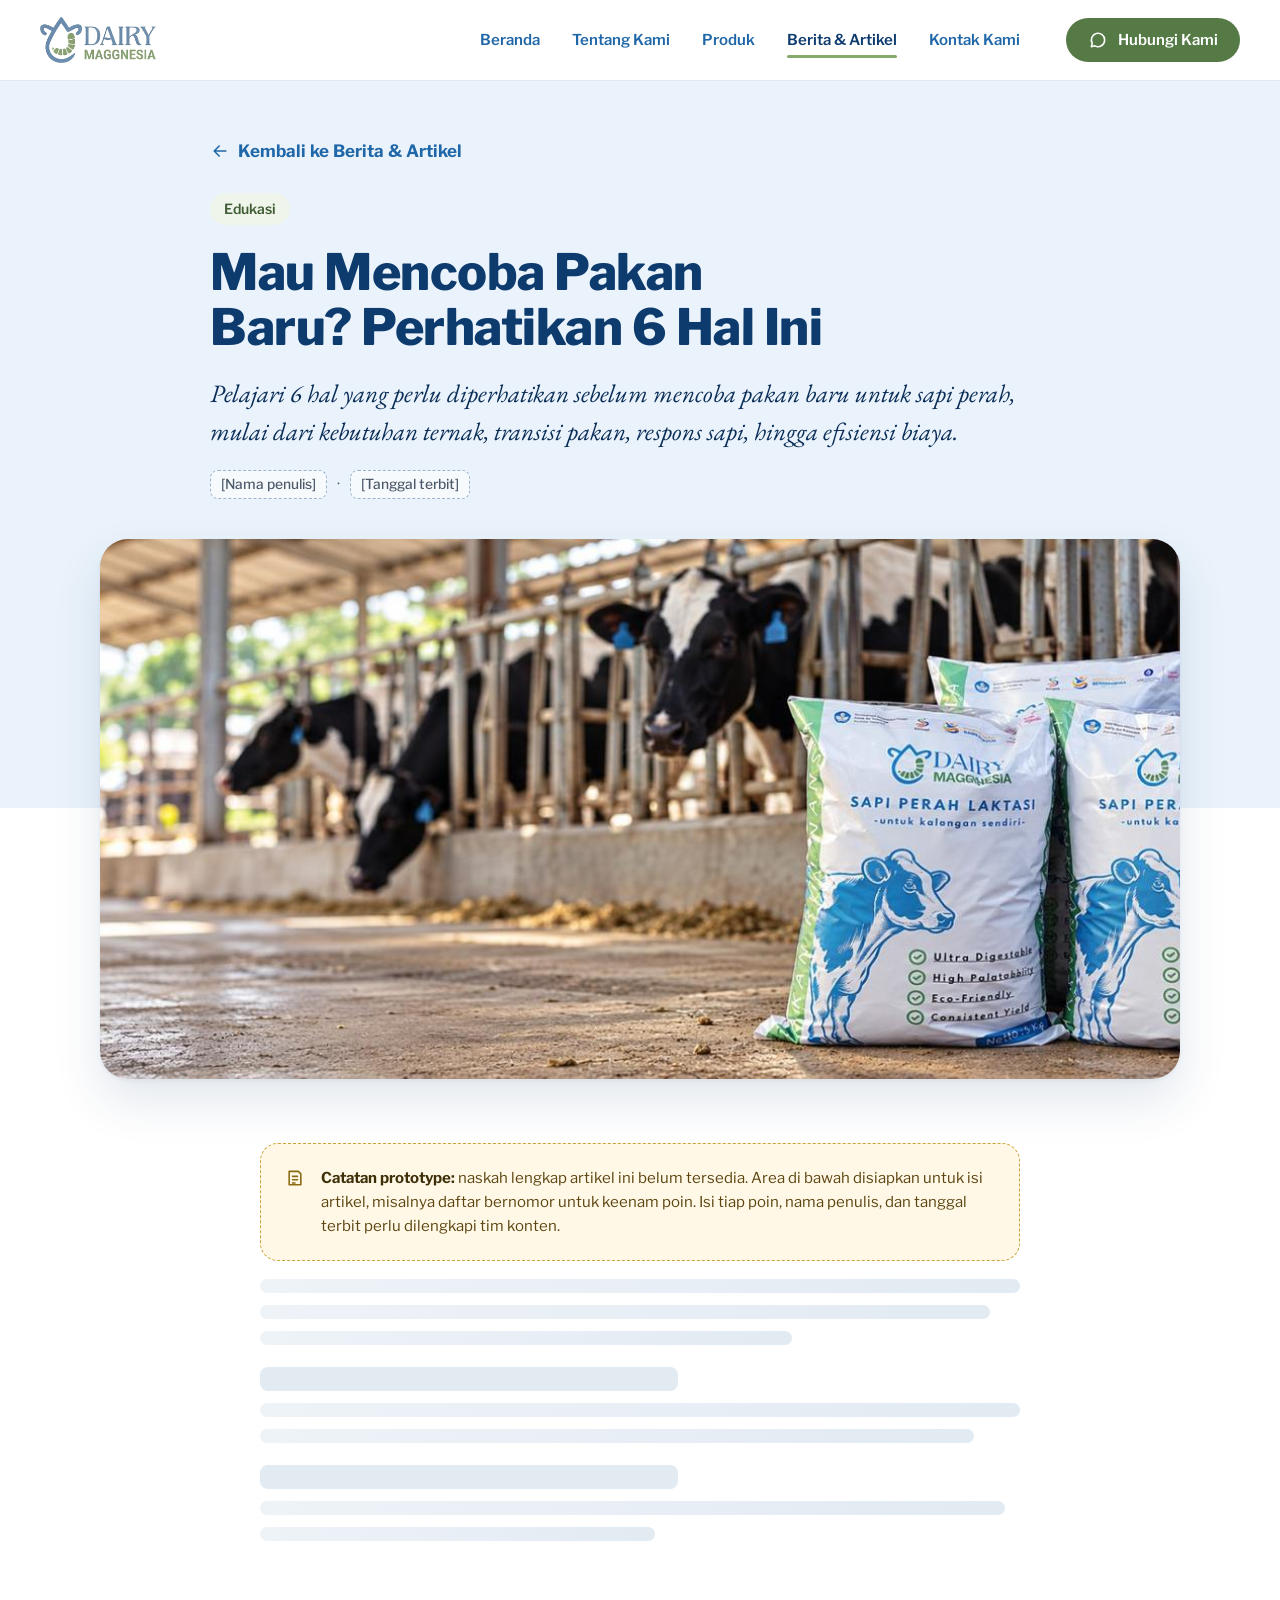
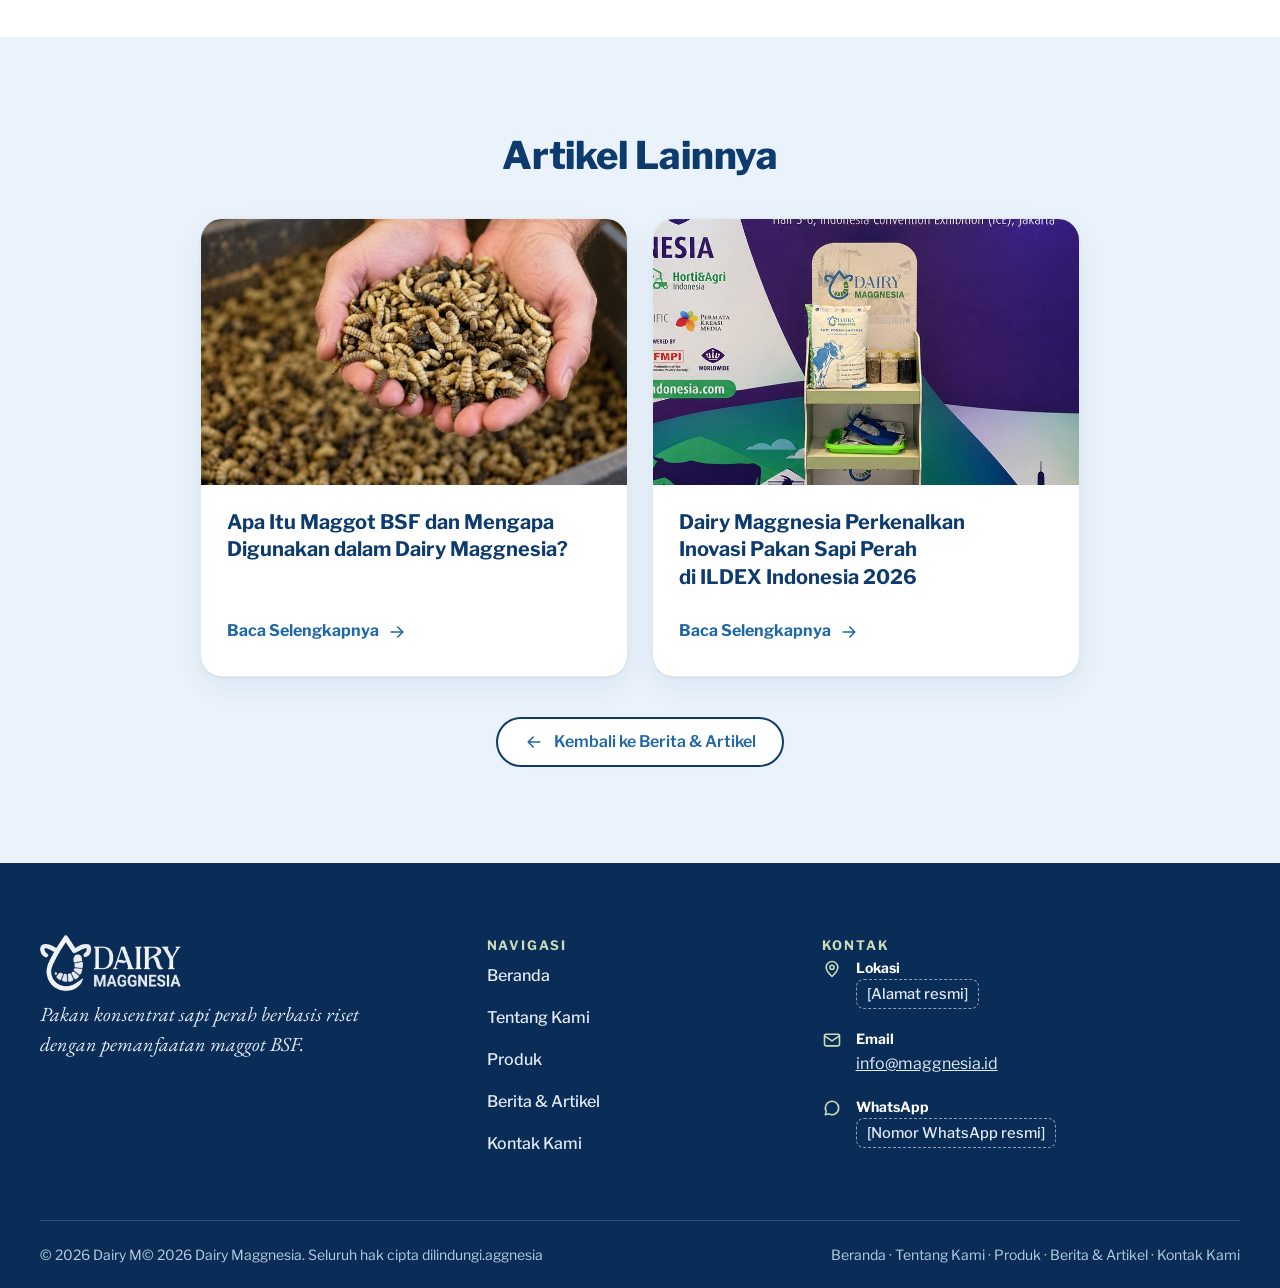
<file: artikel-pakan-baru.html>
<!doctype html>
<html lang="id">
<head>
<meta charset="utf-8">
<meta name="viewport" content="width=device-width, initial-scale=1, viewport-fit=cover">
<title>Mau Mencoba Pakan Baru? · Dairy Maggnesia</title>
<meta name="description" content="Prototype redesign website Dairy Maggnesia.">
<link rel="preconnect" href="https://fonts.googleapis.com">
<link rel="stylesheet" href="https://fonts.googleapis.com/css2?family=EB+Garamond:ital,wght@0,500;0,600;1,400;1,500&amp;family=Libre+Franklin:wght@400;500;600;700;800&amp;display=swap">
<link rel="stylesheet" href="site.css">
</head>
<body>
<div class="dm">

<header class="hdr">
  <div class="wrap hdr-in">
    <a href="index.html" class="logo" aria-label="Dairy Maggnesia, ke Beranda"><img class="logo-img" src="img/logo-color.png" alt="Dairy Maggnesia"></a>
    <nav class="nav" aria-label="Navigasi utama">
      <a href="index.html" class="nav-a">Beranda</a>
      <a href="tentang-kami.html" class="nav-a">Tentang Kami</a>
      <a href="produk.html" class="nav-a">Produk</a>
      <a href="berita-artikel.html" class="nav-a is-active" aria-current="page">Berita &amp; Artikel</a>
      <a href="kontak.html" class="nav-a">Kontak Kami</a>
    </nav>
    <a href="kontak.html" class="btn btn-green btn-sm hdr-cta" style="color: #ffffff"><svg class="ic" viewBox="0 0 24 24" aria-hidden="true"><path d="M20 12a8 8 0 0 1-11.8 7L4 20l1.1-4A8 8 0 1 1 20 12z"></path></svg>Hubungi Kami</a>
    <button type="button" class="burger" data-burger aria-label="Buka menu" aria-expanded="false" aria-controls="menu-mobile"><svg class="ic ic-lg i-open" viewBox="0 0 24 24" aria-hidden="true"><path d="M4 7h16M4 12h16M4 17h16"></path></svg><svg class="ic ic-lg i-close" viewBox="0 0 24 24" aria-hidden="true" hidden><path d="M6 6l12 12M18 6L6 18"></path></svg></button>
  </div>
  <nav id="menu-mobile" hidden class="mnav" aria-label="Navigasi mobile">
      <a href="index.html" class="m-a">Beranda</a>
      <a href="tentang-kami.html" class="m-a">Tentang Kami</a>
      <a href="produk.html" class="m-a">Produk</a>
      <a href="berita-artikel.html" class="m-a is-active" aria-current="page">Berita &amp; Artikel</a>
      <a href="kontak.html" class="m-a">Kontak Kami</a>
      <a href="kontak.html" class="btn btn-green"><svg class="ic" viewBox="0 0 24 24" aria-hidden="true"><path d="M20 12a8 8 0 0 1-11.8 7L4 20l1.1-4A8 8 0 1 1 20 12z"></path></svg>Hubungi Kami</a>
    </nav>
</header>

<main>
<article>
  <section class="sec" style="padding-block: 48px 40px; background: linear-gradient(180deg, #EAF3FB 0 70%, #ffffff 70% 100%)">
    <div class="wrap stack" style="gap: 40px">
      <div class="art-head">
        <a href="berita-artikel.html" class="back"><svg class="ic" viewBox="0 0 24 24" aria-hidden="true"><path d="M19 12H5M11 18l-6-6 6-6"></path></svg>Kembali ke Berita &amp; Artikel</a>
        <span class="chip" style="align-self: flex-start">Edukasi</span>
        <h1 class="h1">Mau Mencoba Pakan Baru? Perhatikan 6 Hal Ini</h1>
        <p class="art-lead">Pelajari 6 hal yang perlu diperhatikan sebelum mencoba pakan baru untuk sapi perah, mulai dari kebutuhan ternak, transisi pakan, respons sapi, hingga efisiensi biaya.</p>
        <div class="meta"><span class="tbc">[Nama penulis]</span><span aria-hidden="true">·</span><span class="tbc">[Tanggal terbit]</span></div>
      </div>
      <div class="art-hero"><img src="img/produk-banner.jpg" alt="Sapi perah di kandang dengan karung Dairy Maggnesia di lorong kandang" style="object-position: 40% 60%"></div>
    </div>
  </section>

  <section class="sec" style="padding-top: 24px" aria-label="Isi artikel">
    <div class="wrap">
      <div class="prose-slot">
        <div class="anno" role="note">
          <svg class="ic" viewBox="0 0 24 24" aria-hidden="true"><path d="M5 4h11l3 3v13H5z"></path><path d="M9 10h6M9 14h6M9 18h3"></path></svg>
          <p><strong>Catatan prototype:</strong> naskah lengkap artikel ini belum tersedia. Area di bawah disiapkan untuk isi artikel, misalnya daftar bernomor untuk keenam poin. Isi tiap poin, nama penulis, dan tanggal terbit perlu dilengkapi tim konten.</p>
        </div>
        <div class="stack" style="gap: 12px" aria-hidden="true">
          <div class="sk" style="width: 100%"></div>
          <div class="sk" style="width: 96%"></div>
          <div class="sk" style="width: 70%"></div>
          <div class="sk-h"></div>
          <div class="sk" style="width: 100%"></div>
          <div class="sk" style="width: 94%"></div>
          <div class="sk-h"></div>
          <div class="sk" style="width: 98%"></div>
          <div class="sk" style="width: 52%"></div>
        </div>
      </div>
    </div>
  </section>
</article>

<section class="sec bg-sky" aria-labelledby="lain-title">
  <div class="wrap stack" style="gap: 40px">
    <div class="sec-head center">
      <h2 id="lain-title" class="h2">Artikel Lainnya</h2>
    </div>
    <div class="grid2" style="max-width: 880px; margin: 0 auto; width: 100%">
      <article class="card card-hover art">
        <div class="art-thumb"><img src="img/maggot-bsf.jpg" alt="Dua tangan menggenggam maggot BSF (larva Black Soldier Fly) di atas wadah berisi maggot" style="object-position: 55% 45%"></div>
        <div class="art-body">
          <h3 class="art-title"><a href="artikel-maggot-bsf.html">Apa Itu Maggot BSF dan Mengapa Digunakan dalam Dairy Maggnesia?</a></h3>
          <div class="art-cta"><a href="artikel-maggot-bsf.html" class="link-arrow" aria-label="Baca selengkapnya: Apa Itu Maggot BSF">Baca Selengkapnya<svg class="ic" viewBox="0 0 24 24" aria-hidden="true"><path d="M5 12h14M13 6l6 6-6 6"></path></svg></a></div>
        </div>
      </article>
      <article class="card card-hover art">
        <div class="art-thumb"><img src="img/ildex-stand-thumb.jpg" alt="Display produk Dairy Maggnesia di area pameran ILDEX Indonesia 2026"></div>
        <div class="art-body">
          <h3 class="art-title"><a href="artikel-ildex-2026.html">Dairy Maggnesia Perkenalkan Inovasi Pakan Sapi Perah di ILDEX Indonesia 2026</a></h3>
          <div class="art-cta"><a href="artikel-ildex-2026.html" class="link-arrow" aria-label="Baca selengkapnya: Dairy Maggnesia di ILDEX Indonesia 2026">Baca Selengkapnya<svg class="ic" viewBox="0 0 24 24" aria-hidden="true"><path d="M5 12h14M13 6l6 6-6 6"></path></svg></a></div>
        </div>
      </article>
    </div>
    <div style="display: flex; justify-content: center">
      <a href="berita-artikel.html" class="btn btn-outline"><svg class="ic" viewBox="0 0 24 24" aria-hidden="true"><path d="M19 12H5M11 18l-6-6 6-6"></path></svg>Kembali ke Berita &amp; Artikel</a>
    </div>
  </div>
</section>
</main>

<footer class="ftr on-dark">
  <div class="wrap">
    <div class="ftr-grid">
      <div class="ftr-brand">
        <a href="index.html" class="logo" aria-label="Dairy Maggnesia, ke Beranda" style="display: inline-flex"><img class="ftr-logo" src="img/logo-white.png" alt="Dairy Maggnesia"></a>
        <p class="ftr-desc">Pakan konsentrat sapi perah berbasis riset dengan pemanfaatan maggot BSF.</p>
      </div>
      <div>
        <p class="ftr-h">Navigasi</p>
        <nav class="ftr-nav" aria-label="Navigasi footer">
          <a href="index.html">Beranda</a>
          <a href="tentang-kami.html">Tentang Kami</a>
          <a href="produk.html">Produk</a>
          <a href="berita-artikel.html">Berita &amp; Artikel</a>
          <a href="kontak.html">Kontak Kami</a>
        </nav>
      </div>
      <div>
        <p class="ftr-h">Kontak</p>
        <div class="ftr-contact">
          <div class="ftr-item"><svg class="ic" viewBox="0 0 24 24" aria-hidden="true"><path d="M12 21s-7-6.2-7-11a7 7 0 0 1 14 0c0 4.8-7 11-7 11z"></path><circle cx="12" cy="10" r="2.5"></circle></svg><div><p class="ftr-k">Lokasi</p><span class="tbc">[Alamat resmi]</span></div></div>
          <div class="ftr-item"><svg class="ic" viewBox="0 0 24 24" aria-hidden="true"><rect x="3" y="5" width="18" height="14" rx="2"></rect><path d="M3 7l9 6 9-6"></path></svg><div><p class="ftr-k">Email</p><a href="mailto:info@maggnesia.id">info@maggnesia.id</a></div></div>
          <div class="ftr-item"><svg class="ic" viewBox="0 0 24 24" aria-hidden="true"><path d="M20 12a8 8 0 0 1-11.8 7L4 20l1.1-4A8 8 0 1 1 20 12z"></path></svg><div><p class="ftr-k">WhatsApp</p><span class="tbc">[Nomor WhatsApp resmi]</span></div></div>
        </div>
      </div>
    </div>
    <div class="ftr-bot">
      <span>© 2026 Dairy M© 2026 Dairy Maggnesia. Seluruh hak cipta dilindungi.aggnesia</span>
      <span>Beranda · Tentang Kami · Produk · Berita &amp; Artikel · Kontak Kami</span>
    </div>
  </div>
</footer>

</div>
<script src="site.js"></script>
</body>
</html>
</file>
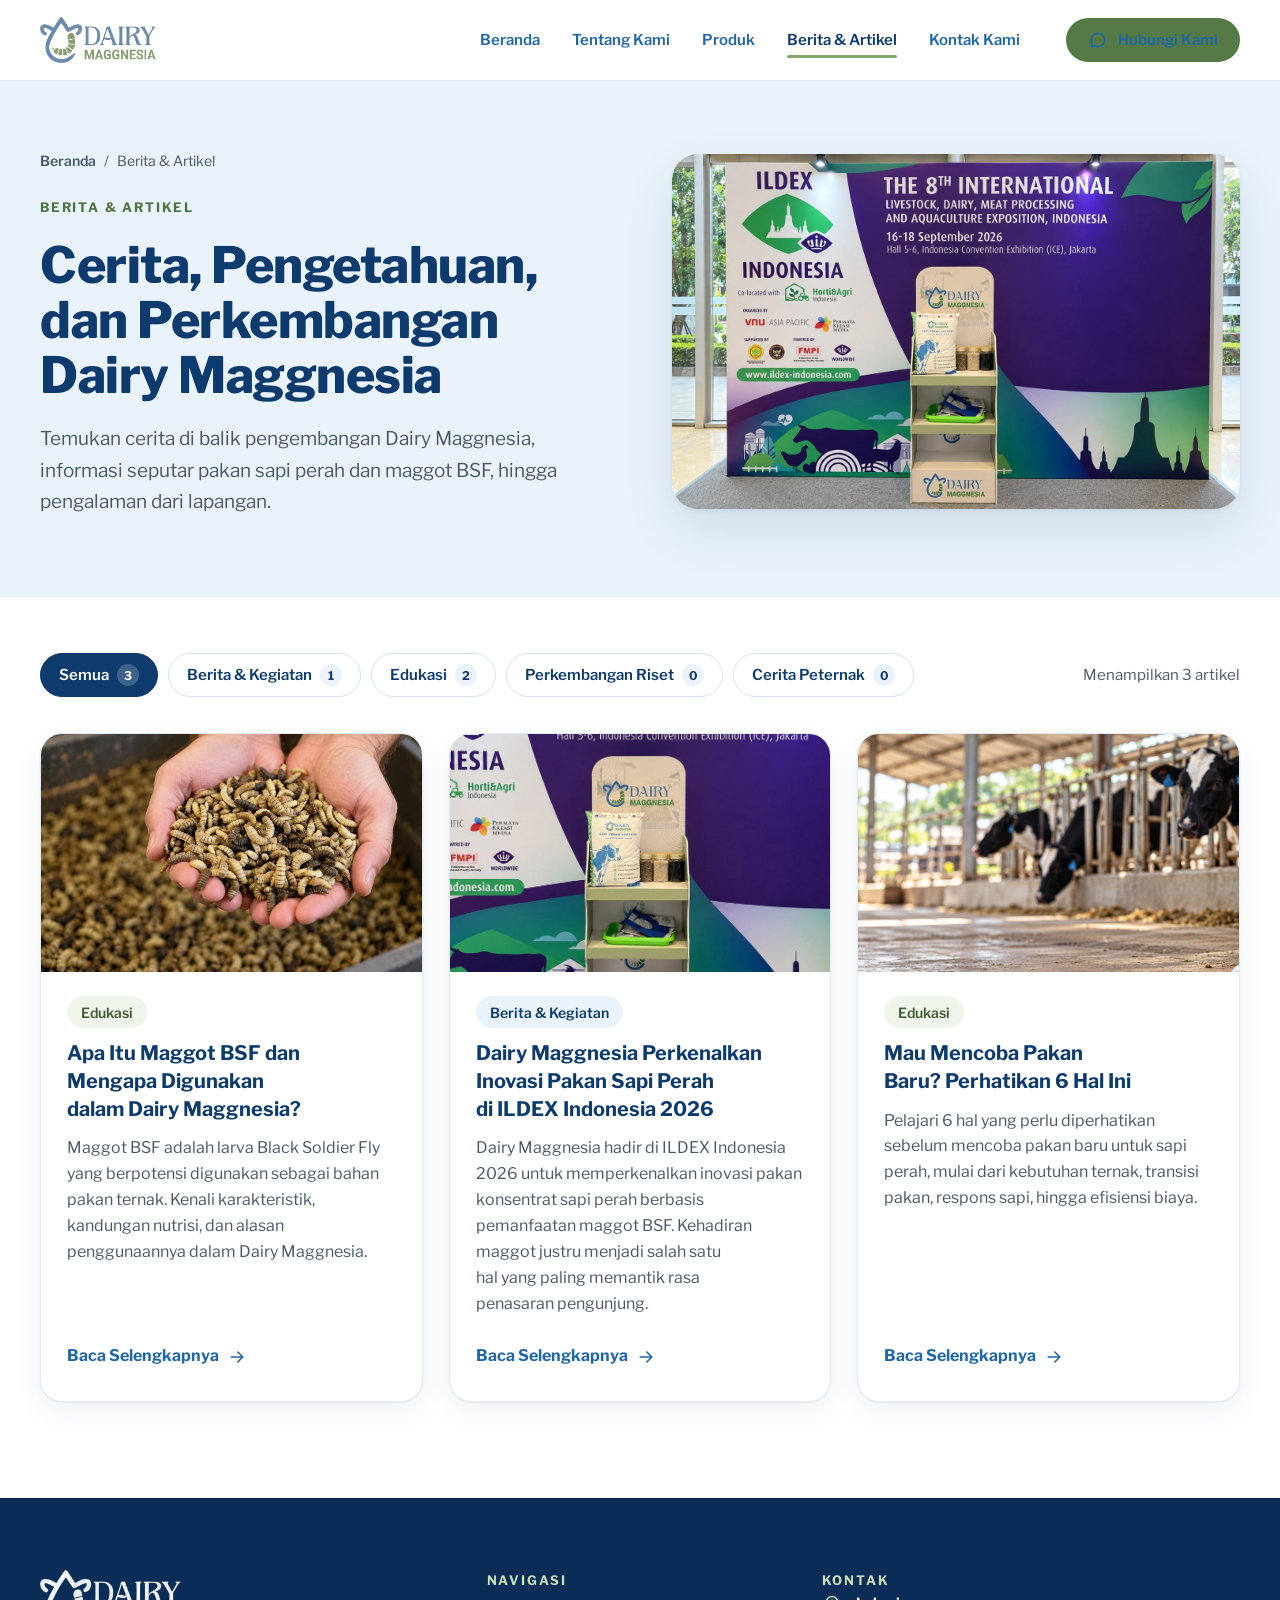
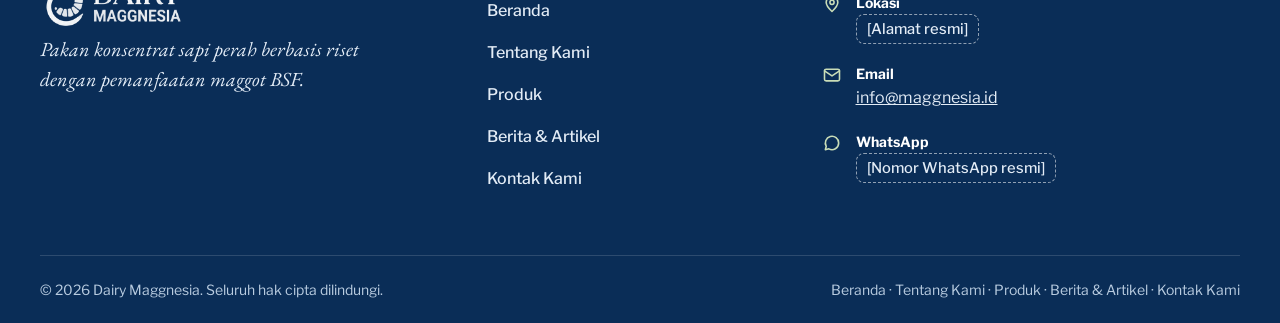
<file: berita-artikel.html>
<!doctype html>
<html lang="id">
<head>
<meta charset="utf-8">
<meta name="viewport" content="width=device-width, initial-scale=1, viewport-fit=cover">
<title>Berita &amp; Artikel · Dairy Maggnesia</title>
<meta name="description" content="Prototype redesign website Dairy Maggnesia.">
<link rel="preconnect" href="https://fonts.googleapis.com">
<link rel="stylesheet" href="https://fonts.googleapis.com/css2?family=EB+Garamond:ital,wght@0,500;0,600;1,400;1,500&amp;family=Libre+Franklin:wght@400;500;600;700;800&amp;display=swap">
<link rel="stylesheet" href="site.css">
</head>
<body>
<div class="dm">

<header class="hdr">
  <div class="wrap hdr-in">
    <a href="index.html" class="logo" aria-label="Dairy Maggnesia, ke Beranda"><img class="logo-img" src="img/logo-color.png" alt="Dairy Maggnesia"></a>
    <nav class="nav" aria-label="Navigasi utama">
      <a href="index.html" class="nav-a">Beranda</a>
      <a href="tentang-kami.html" class="nav-a">Tentang Kami</a>
      <a href="produk.html" class="nav-a">Produk</a>
      <a href="berita-artikel.html" class="nav-a is-active" aria-current="page">Berita &amp; Artikel</a>
      <a href="kontak.html" class="nav-a">Kontak Kami</a>
    </nav>
    <a href="kontak.html" class="btn btn-green btn-sm hdr-cta"><svg class="ic" viewBox="0 0 24 24" aria-hidden="true"><path d="M20 12a8 8 0 0 1-11.8 7L4 20l1.1-4A8 8 0 1 1 20 12z"></path></svg>Hubungi Kami</a>
    <button type="button" class="burger" data-burger aria-label="Buka menu" aria-expanded="false" aria-controls="menu-mobile"><svg class="ic ic-lg i-open" viewBox="0 0 24 24" aria-hidden="true"><path d="M4 7h16M4 12h16M4 17h16"></path></svg><svg class="ic ic-lg i-close" viewBox="0 0 24 24" aria-hidden="true" hidden><path d="M6 6l12 12M18 6L6 18"></path></svg></button>
  </div>
  <nav id="menu-mobile" hidden class="mnav" aria-label="Navigasi mobile">
      <a href="index.html" class="m-a">Beranda</a>
      <a href="tentang-kami.html" class="m-a">Tentang Kami</a>
      <a href="produk.html" class="m-a">Produk</a>
      <a href="berita-artikel.html" class="m-a is-active" aria-current="page">Berita &amp; Artikel</a>
      <a href="kontak.html" class="m-a">Kontak Kami</a>
      <a href="kontak.html" class="btn btn-green"><svg class="ic" viewBox="0 0 24 24" aria-hidden="true"><path d="M20 12a8 8 0 0 1-11.8 7L4 20l1.1-4A8 8 0 1 1 20 12z"></path></svg>Hubungi Kami</a>
    </nav>
</header>

<main>

<section class="sec bg-sky" aria-labelledby="news-title" style="padding-block: 64px 80px">
  <div class="wrap split">
    <div class="stack" style="gap: 20px">
      <nav class="crumb" aria-label="Breadcrumb"><a href="index.html">Beranda</a><span aria-hidden="true">/</span><span aria-current="page">Berita &amp; Artikel</span></nav>
      <p class="eyebrow">Berita &amp; Artikel</p>
      <h1 id="news-title" class="h1">Cerita, Pengetahuan, dan Perkembangan Dairy Maggnesia</h1>
      <p class="lead">Temukan cerita di balik pengembangan Dairy Maggnesia, informasi seputar pakan sapi perah dan maggot BSF, hingga pengalaman dari lapangan.</p>
    </div>
    <div class="photo" style="aspect-ratio: 16 / 10; box-shadow: 0 2px 4px rgba(13,59,110,.06), 0 22px 48px rgba(13,59,110,.12)"><img src="img/ildex-booth.jpg" alt="Booth Dairy Maggnesia di depan latar pameran ILDEX Indonesia 2026"></div>
  </div>
</section>

<section class="sec" aria-label="Daftar artikel" style="padding-top: 56px">
  <div class="wrap stack" style="gap: 36px">
    <div class="toolbar"><div class="filters" role="group" aria-label="Filter kategori artikel"><button type="button" class="f-btn is-on" data-cat="Semua" aria-pressed="true">Semua<span class="f-count" aria-hidden="true">3</span></button><button type="button" class="f-btn" data-cat="Berita &amp; Kegiatan" aria-pressed="false">Berita &amp; Kegiatan<span class="f-count" aria-hidden="true">1</span></button><button type="button" class="f-btn" data-cat="Edukasi" aria-pressed="false">Edukasi<span class="f-count" aria-hidden="true">2</span></button><button type="button" class="f-btn" data-cat="Perkembangan Riset" aria-pressed="false">Perkembangan Riset<span class="f-count" aria-hidden="true">0</span></button><button type="button" class="f-btn" data-cat="Cerita Peternak" aria-pressed="false">Cerita Peternak<span class="f-count" aria-hidden="true">0</span></button></div><p class="muted" id="f-count" aria-live="polite" style="font-size: 15px">Menampilkan 3 artikel</p></div>
<div class="art-grid" id="art-grid"><article class="card card-hover art art-anim" data-cat="Edukasi"><div class="art-thumb"><img src="img/maggot-bsf.jpg" alt="Dua tangan menggenggam maggot BSF (larva Black Soldier Fly) di atas wadah berisi maggot" loading="lazy"></div><div class="art-body"><span class="chip" style="align-self: flex-start">Edukasi</span><h2 class="art-title"><a href="artikel-maggot-bsf.html">Apa Itu Maggot BSF dan Mengapa Digunakan dalam Dairy Maggnesia?</a></h2><p class="art-sum">Maggot BSF adalah larva Black Soldier Fly yang berpotensi digunakan sebagai bahan pakan ternak. Kenali karakteristik, kandungan nutrisi, dan alasan penggunaannya dalam Dairy Maggnesia.</p><div class="art-cta"><a href="artikel-maggot-bsf.html" class="link-arrow" aria-label="Baca selengkapnya: Apa Itu Maggot BSF dan Mengapa Digunakan dalam Dairy Maggnesia?">Baca Selengkapnya<svg class="ic" viewBox="0 0 24 24" aria-hidden="true"><path d="M5 12h14M13 6l6 6-6 6"></path></svg></a></div></div></article>
<article class="card card-hover art art-anim" data-cat="Berita &amp; Kegiatan"><div class="art-thumb"><img src="img/ildex-stand-thumb.jpg" alt="Display produk Dairy Maggnesia di area pameran ILDEX Indonesia 2026" loading="lazy"></div><div class="art-body"><span class="chip blue" style="align-self: flex-start">Berita &amp; Kegiatan</span><h2 class="art-title"><a href="artikel-ildex-2026.html">Dairy Maggnesia Perkenalkan Inovasi Pakan Sapi Perah di ILDEX Indonesia 2026</a></h2><p class="art-sum">Dairy Maggnesia hadir di ILDEX Indonesia 2026 untuk memperkenalkan inovasi pakan konsentrat sapi perah berbasis pemanfaatan maggot BSF. Kehadiran maggot justru menjadi salah satu hal yang paling memantik rasa penasaran pengunjung.</p><div class="art-cta"><a href="artikel-ildex-2026.html" class="link-arrow" aria-label="Baca selengkapnya: Dairy Maggnesia Perkenalkan Inovasi Pakan Sapi Perah di ILDEX Indonesia 2026">Baca Selengkapnya<svg class="ic" viewBox="0 0 24 24" aria-hidden="true"><path d="M5 12h14M13 6l6 6-6 6"></path></svg></a></div></div></article>
<article class="card card-hover art art-anim" data-cat="Edukasi"><div class="art-thumb"><img src="img/sapi-kandang-thumb.jpg" alt="Sapi perah di kandang menghadap palung pakan" loading="lazy"></div><div class="art-body"><span class="chip" style="align-self: flex-start">Edukasi</span><h2 class="art-title"><a href="artikel-pakan-baru.html">Mau Mencoba Pakan Baru? Perhatikan 6 Hal Ini</a></h2><p class="art-sum">Pelajari 6 hal yang perlu diperhatikan sebelum mencoba pakan baru untuk sapi perah, mulai dari kebutuhan ternak, transisi pakan, respons sapi, hingga efisiensi biaya.</p><div class="art-cta"><a href="artikel-pakan-baru.html" class="link-arrow" aria-label="Baca selengkapnya: Mau Mencoba Pakan Baru? Perhatikan 6 Hal Ini">Baca Selengkapnya<svg class="ic" viewBox="0 0 24 24" aria-hidden="true"><path d="M5 12h14M13 6l6 6-6 6"></path></svg></a></div></div></article>
</div>
<div class="empty" id="art-empty" role="status" hidden><span class="ic-badge blue"><svg class="ic ic-xl" viewBox="0 0 24 24" aria-hidden="true"><path d="M5 4h11l3 3v13H5z"></path><path d="M9 10h6M9 14h6M9 18h3"></path></svg></span><h2 class="h3">Belum ada artikel pada kategori <span id="empty-cat"></span></h2><p class="muted" style="max-width: 460px">Silakan pilih kategori lain atau lihat seluruh artikel yang tersedia.</p><button type="button" class="btn btn-outline" id="show-all">Tampilkan Semua Artikel</button></div>

  </div>
</section>

</main>

<footer class="ftr on-dark">
  <div class="wrap">
    <div class="ftr-grid">
      <div class="ftr-brand">
        <a href="index.html" class="logo" aria-label="Dairy Maggnesia, ke Beranda" style="display: inline-flex"><img class="ftr-logo" src="img/logo-white.png" alt="Dairy Maggnesia"></a>
        <p class="ftr-desc">Pakan konsentrat sapi perah berbasis riset dengan pemanfaatan maggot BSF.</p>
      </div>
      <div>
        <p class="ftr-h">Navigasi</p>
        <nav class="ftr-nav" aria-label="Navigasi footer">
          <a href="index.html">Beranda</a>
          <a href="tentang-kami.html">Tentang Kami</a>
          <a href="produk.html">Produk</a>
          <a href="berita-artikel.html">Berita &amp; Artikel</a>
          <a href="kontak.html">Kontak Kami</a>
        </nav>
      </div>
      <div>
        <p class="ftr-h">Kontak</p>
        <div class="ftr-contact">
          <div class="ftr-item"><svg class="ic" viewBox="0 0 24 24" aria-hidden="true"><path d="M12 21s-7-6.2-7-11a7 7 0 0 1 14 0c0 4.8-7 11-7 11z"></path><circle cx="12" cy="10" r="2.5"></circle></svg><div><p class="ftr-k">Lokasi</p><span class="tbc">[Alamat resmi]</span></div></div>
          <div class="ftr-item"><svg class="ic" viewBox="0 0 24 24" aria-hidden="true"><rect x="3" y="5" width="18" height="14" rx="2"></rect><path d="M3 7l9 6 9-6"></path></svg><div><p class="ftr-k">Email</p><a href="mailto:info@maggnesia.id">info@maggnesia.id</a></div></div>
          <div class="ftr-item"><svg class="ic" viewBox="0 0 24 24" aria-hidden="true"><path d="M20 12a8 8 0 0 1-11.8 7L4 20l1.1-4A8 8 0 1 1 20 12z"></path></svg><div><p class="ftr-k">WhatsApp</p><span class="tbc">[Nomor WhatsApp resmi]</span></div></div>
        </div>
      </div>
    </div>
    <div class="ftr-bot">
      <span>© 2026 Dairy Maggnesia. Seluruh hak cipta dilindungi.</span>
      <span>Beranda · Tentang Kami · Produk · Berita &amp; Artikel · Kontak Kami</span>
    </div>
  </div>
</footer>

</div>
<script src="site.js"></script>
</body>
</html>
</file>
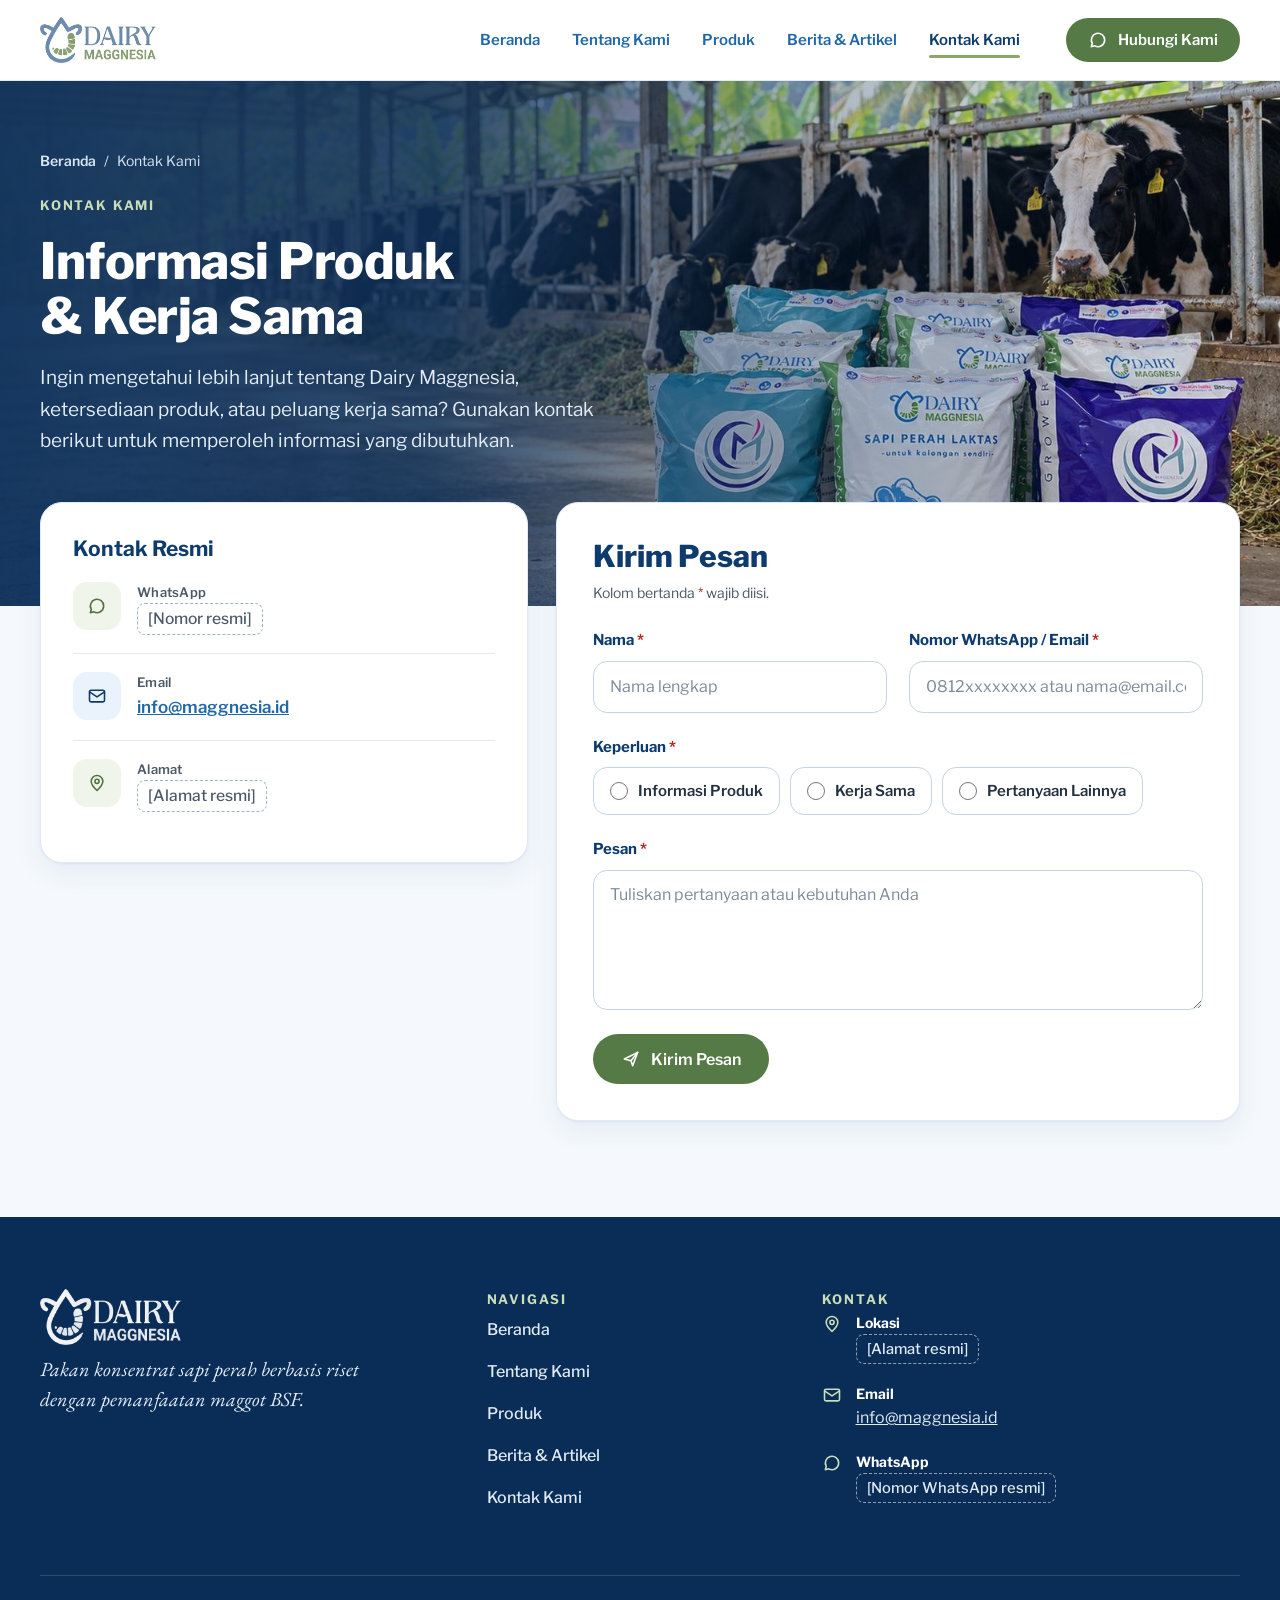
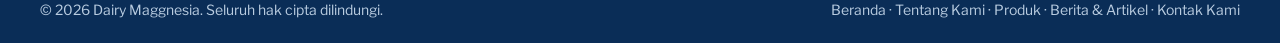
<file: kontak.html>
<!doctype html>
<html lang="id">
<head>
<meta charset="utf-8">
<meta name="viewport" content="width=device-width, initial-scale=1, viewport-fit=cover">
<title>Kontak Kami · Dairy Maggnesia</title>
<meta name="description" content="Prototype redesign website Dairy Maggnesia.">
<link rel="preconnect" href="https://fonts.googleapis.com">
<link rel="stylesheet" href="https://fonts.googleapis.com/css2?family=EB+Garamond:ital,wght@0,500;0,600;1,400;1,500&amp;family=Libre+Franklin:wght@400;500;600;700;800&amp;display=swap">
<link rel="stylesheet" href="site.css">
</head>
<body>
<div class="dm">

<header class="hdr">
  <div class="wrap hdr-in">
    <a href="index.html" class="logo" aria-label="Dairy Maggnesia, ke Beranda"><img class="logo-img" src="img/logo-color.png" alt="Dairy Maggnesia"></a>
    <nav class="nav" aria-label="Navigasi utama">
      <a href="index.html" class="nav-a">Beranda</a>
      <a href="tentang-kami.html" class="nav-a">Tentang Kami</a>
      <a href="produk.html" class="nav-a">Produk</a>
      <a href="berita-artikel.html" class="nav-a">Berita &amp; Artikel</a>
      <a href="kontak.html" class="nav-a is-active" aria-current="page">Kontak Kami</a>
    </nav>
    <a href="#kirim-pesan" class="btn btn-green btn-sm hdr-cta" style="color: #ffffff"><svg class="ic" viewBox="0 0 24 24" aria-hidden="true"><path d="M20 12a8 8 0 0 1-11.8 7L4 20l1.1-4A8 8 0 1 1 20 12z"></path></svg>Hubungi Kami</a>
    <button type="button" class="burger" data-burger aria-label="Buka menu" aria-expanded="false" aria-controls="menu-mobile"><svg class="ic ic-lg i-open" viewBox="0 0 24 24" aria-hidden="true"><path d="M4 7h16M4 12h16M4 17h16"></path></svg><svg class="ic ic-lg i-close" viewBox="0 0 24 24" aria-hidden="true" hidden><path d="M6 6l12 12M18 6L6 18"></path></svg></button>
  </div>
  <nav id="menu-mobile" hidden class="mnav" aria-label="Navigasi mobile">
      <a href="index.html" class="m-a">Beranda</a>
      <a href="tentang-kami.html" class="m-a">Tentang Kami</a>
      <a href="produk.html" class="m-a">Produk</a>
      <a href="berita-artikel.html" class="m-a">Berita &amp; Artikel</a>
      <a href="kontak.html" class="m-a is-active" aria-current="page">Kontak Kami</a>
      <a href="#kirim-pesan" class="btn btn-green"><svg class="ic" viewBox="0 0 24 24" aria-hidden="true"><path d="M20 12a8 8 0 0 1-11.8 7L4 20l1.1-4A8 8 0 1 1 20 12z"></path></svg>Hubungi Kami</a>
    </nav>
</header>

<main>

<section class="k-hero on-dark" aria-labelledby="kontak-title">
  <img class="k-hero-img" src="img/kontak-kandang-produk.jpg" alt="Lorong kandang sapi perah dengan karung pakan Dairy Maggnesia dan produk Maggnesia lainnya">
  <div class="k-shade" aria-hidden="true"></div>
  <div class="wrap" style="position: relative; width: 100%">
    <div class="k-copy">
      <nav class="crumb" aria-label="Breadcrumb"><a href="index.html">Beranda</a><span aria-hidden="true">/</span><span aria-current="page">Kontak Kami</span></nav>
      <p class="eyebrow" style="color: #C9DDB8">Kontak Kami</p>
      <h1 id="kontak-title" class="h1" style="color: #ffffff">Informasi Produk &amp; Kerja Sama</h1>
      <p class="lead" style="color: #E3ECF6">Ingin mengetahui lebih lanjut tentang Dairy Maggnesia, ketersediaan produk, atau peluang kerja sama? Gunakan kontak berikut untuk memperoleh informasi yang dibutuhkan.</p>
    </div>
  </div>
</section>

<section class="k-body" aria-label="Kontak dan formulir">
  <div class="wrap k-grid">

    <aside class="card k-info" aria-labelledby="info-title">
      <h2 id="info-title" class="h3">Kontak Resmi</h2>
      <div class="k-item">
        <span class="ic-badge"><svg class="ic" viewBox="0 0 24 24" aria-hidden="true"><path d="M20 12a8 8 0 0 1-11.8 7L4 20l1.1-4A8 8 0 1 1 20 12z"></path></svg></span>
        <div><p class="spec-k">WhatsApp</p><p class="k-val"><span class="tbc">[Nomor resmi]</span></p></div>
      </div>
      <div class="k-item">
        <span class="ic-badge blue"><svg class="ic" viewBox="0 0 24 24" aria-hidden="true"><rect x="3" y="5" width="18" height="14" rx="2"></rect><path d="M3 7l9 6 9-6"></path></svg></span>
        <div><p class="spec-k">Email</p><p class="k-val"><a href="mailto:info@maggnesia.id">info@maggnesia.id</a></p></div>
      </div>
      <div class="k-item">
        <span class="ic-badge"><svg class="ic" viewBox="0 0 24 24" aria-hidden="true"><path d="M12 21s-7-6.2-7-11a7 7 0 0 1 14 0c0 4.8-7 11-7 11z"></path><circle cx="12" cy="10" r="2.5"></circle></svg></span>
        <div><p class="spec-k">Alamat</p><p class="k-val"><span class="tbc">[Alamat resmi]</span></p></div>
      </div>
    </aside>

    <div class="card k-form" id="kirim-pesan">
      <form class="stack" style="gap: 24px" id="kontak-form" novalidate aria-labelledby="form-title">
<div class="stack" style="gap: 6px"><h2 id="form-title" class="h2" style="font-size: 30px">Kirim Pesan</h2><p class="hint">Kolom bertanda <span class="req">*</span> wajib diisi.</p></div>
<div class="alert" id="f-alert" role="alert" hidden><svg class="ic" viewBox="0 0 24 24" aria-hidden="true"><circle cx="12" cy="12" r="9"></circle><path d="M12 7v6M12 16.5v.5"></path></svg><span id="f-alert-t"></span></div>
<div class="form-grid">
<div class="field"><label class="label" for="f-nama">Nama <span class="req" aria-hidden="true">*</span></label><input id="f-nama" name="name" class="input" type="text" autocomplete="name" placeholder="Nama lengkap" aria-required="true" aria-describedby="e-name"><p id="e-name" class="err" hidden></p></div>
<div class="field"><label class="label" for="f-kontak">Nomor WhatsApp / Email <span class="req" aria-hidden="true">*</span></label><input id="f-kontak" name="contact" class="input" type="text" autocomplete="email" placeholder="0812xxxxxxxx atau nama@email.com" aria-required="true" aria-describedby="e-contact"><p id="e-contact" class="err" hidden></p></div>
<fieldset class="field span2" style="border: 0; padding: 0; margin: 0; min-width: 0" aria-describedby="e-purpose"><legend class="label" style="padding: 0; margin-bottom: 8px">Keperluan <span class="req" aria-hidden="true">*</span></legend><div class="radios">
<label class="radio"><input type="radio" id="f-k1" name="purpose" value="Informasi Produk"><span>Informasi Produk</span></label>
<label class="radio"><input type="radio" id="f-k2" name="purpose" value="Kerja Sama"><span>Kerja Sama</span></label>
<label class="radio"><input type="radio" id="f-k3" name="purpose" value="Pertanyaan Lainnya"><span>Pertanyaan Lainnya</span></label>
</div><p id="e-purpose" class="err" style="margin-top: 8px" hidden></p></fieldset>
<div class="field span2"><label class="label" for="f-pesan">Pesan <span class="req" aria-hidden="true">*</span></label><textarea id="f-pesan" name="msg" class="input" placeholder="Tuliskan pertanyaan atau kebutuhan Anda" aria-required="true" aria-describedby="e-msg"></textarea><p id="e-msg" class="err" hidden></p></div>
</div>
<div style="display: flex; flex-wrap: wrap; gap: 14px; align-items: center"><button type="submit" class="btn btn-green"><svg class="ic" viewBox="0 0 24 24" aria-hidden="true"><path d="M4 12l16-8-6 16-2-6z"></path><path d="M12 14l8-10"></path></svg>Kirim Pesan</button></div>
<div class="sim" id="f-sim" role="status" hidden><p class="sim-h"><svg class="ic" viewBox="0 0 24 24" aria-hidden="true"><circle cx="12" cy="12" r="9"></circle><path d="M12 8v.5M12 11v5"></path></svg>Simulasi prototype — pesan belum dikirim</p><p class="muted" style="font-size: 15px">Data formulir sudah valid. Pada website final, tombol Kirim Pesan akan membuka WhatsApp resmi Dairy Maggnesia (nomor masih TBC) dengan isi pesan seperti berikut:</p><p class="sim-msg" id="f-preview"></p><div class="btn-row"><button type="button" class="btn btn-outline btn-sm" id="f-edit">Ubah Pesan</button><button type="button" class="btn btn-outline btn-sm" id="f-reset">Kosongkan Formulir</button></div></div>
</form>
    </div>

  </div>
</section>

</main>

<footer class="ftr on-dark">
  <div class="wrap">
    <div class="ftr-grid">
      <div class="ftr-brand">
        <a href="index.html" class="logo" aria-label="Dairy Maggnesia, ke Beranda" style="display: inline-flex"><img class="ftr-logo" src="img/logo-white.png" alt="Dairy Maggnesia"></a>
        <p class="ftr-desc">Pakan konsentrat sapi perah berbasis riset dengan pemanfaatan maggot BSF.</p>
      </div>
      <div>
        <p class="ftr-h">Navigasi</p>
        <nav class="ftr-nav" aria-label="Navigasi footer">
          <a href="index.html">Beranda</a>
          <a href="tentang-kami.html">Tentang Kami</a>
          <a href="produk.html">Produk</a>
          <a href="berita-artikel.html">Berita &amp; Artikel</a>
          <a href="kontak.html">Kontak Kami</a>
        </nav>
      </div>
      <div>
        <p class="ftr-h">Kontak</p>
        <div class="ftr-contact">
          <div class="ftr-item"><svg class="ic" viewBox="0 0 24 24" aria-hidden="true"><path d="M12 21s-7-6.2-7-11a7 7 0 0 1 14 0c0 4.8-7 11-7 11z"></path><circle cx="12" cy="10" r="2.5"></circle></svg><div><p class="ftr-k">Lokasi</p><span class="tbc">[Alamat resmi]</span></div></div>
          <div class="ftr-item"><svg class="ic" viewBox="0 0 24 24" aria-hidden="true"><rect x="3" y="5" width="18" height="14" rx="2"></rect><path d="M3 7l9 6 9-6"></path></svg><div><p class="ftr-k">Email</p><a href="mailto:info@maggnesia.id">info@maggnesia.id</a></div></div>
          <div class="ftr-item"><svg class="ic" viewBox="0 0 24 24" aria-hidden="true"><path d="M20 12a8 8 0 0 1-11.8 7L4 20l1.1-4A8 8 0 1 1 20 12z"></path></svg><div><p class="ftr-k">WhatsApp</p><span class="tbc">[Nomor WhatsApp resmi]</span></div></div>
        </div>
      </div>
    </div>
    <div class="ftr-bot">
      <span>© 2026 Dairy Maggnesia. Seluruh hak cipta dilindungi.</span>
      <span>Beranda · Tentang Kami · Produk · Berita &amp; Artikel · Kontak Kami</span>
    </div>
  </div>
</footer>

</div>
<script src="site.js"></script>
</body>
</html>
</file>
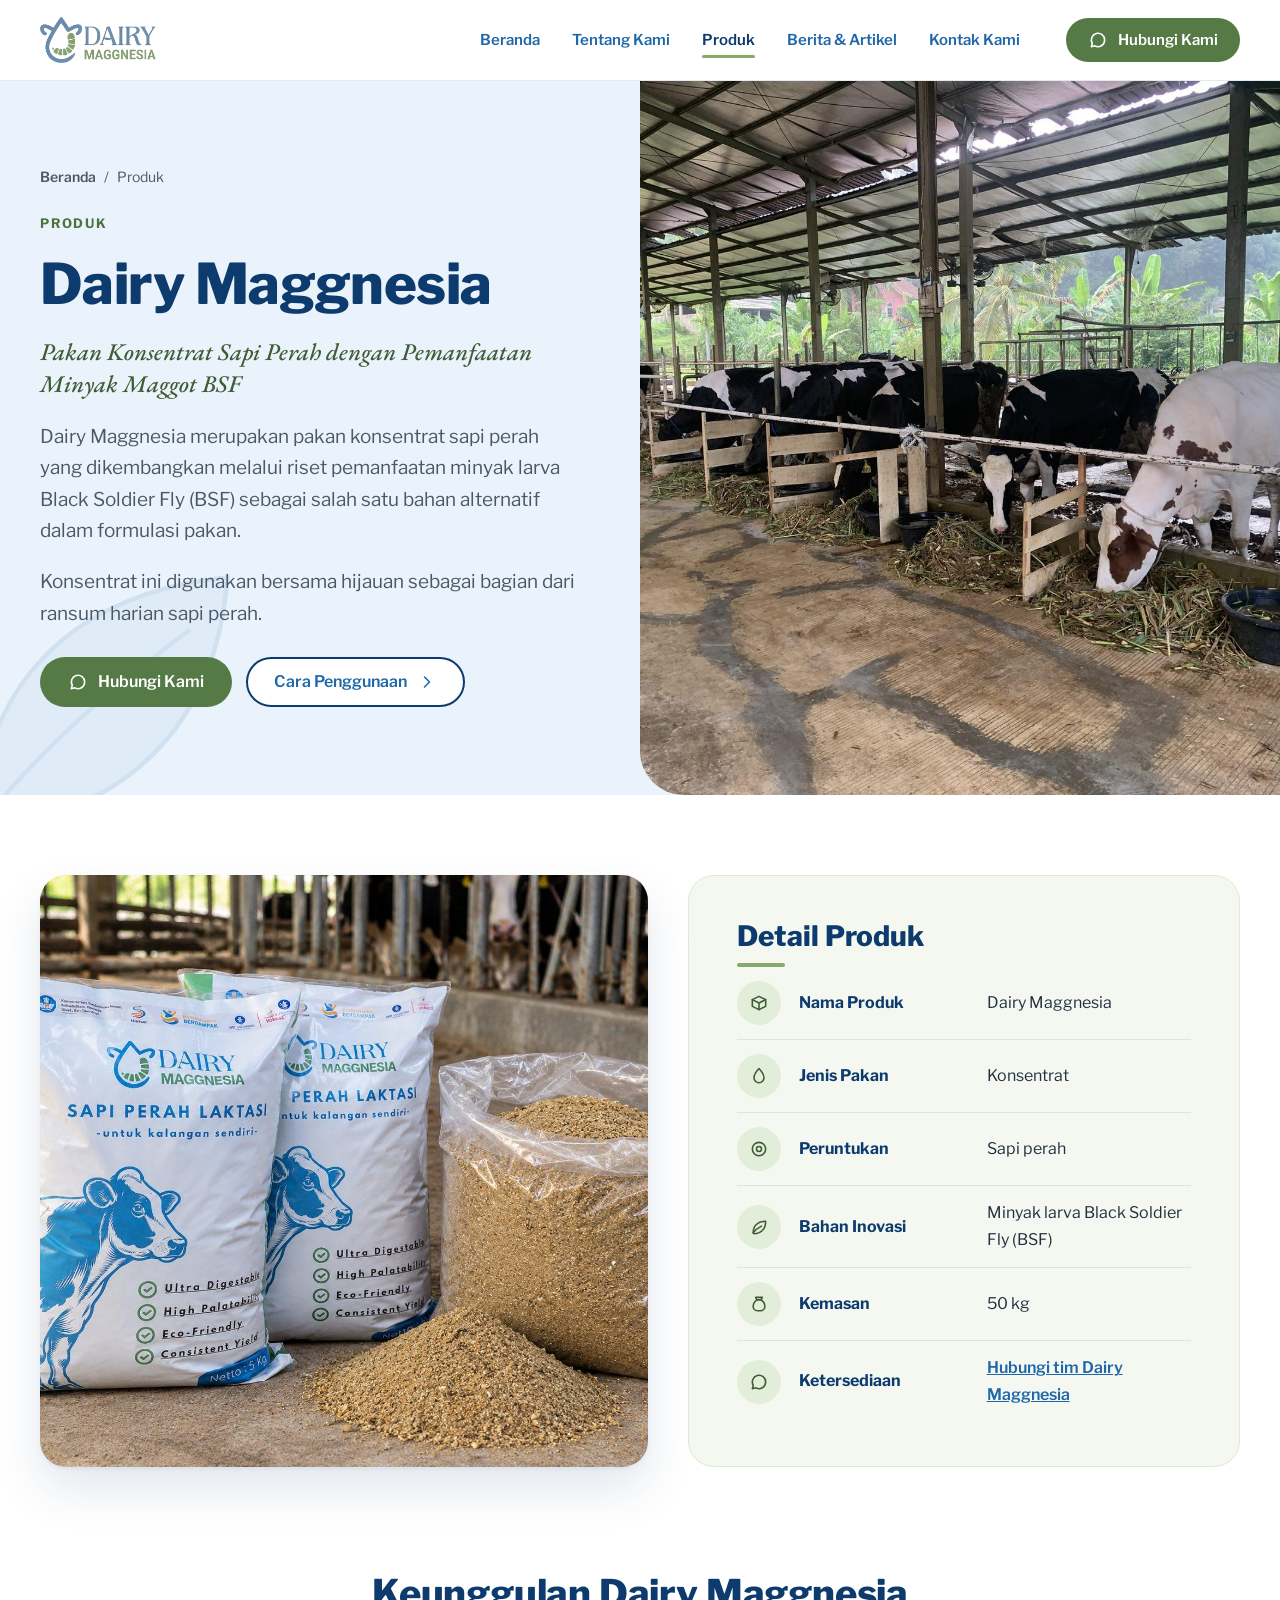
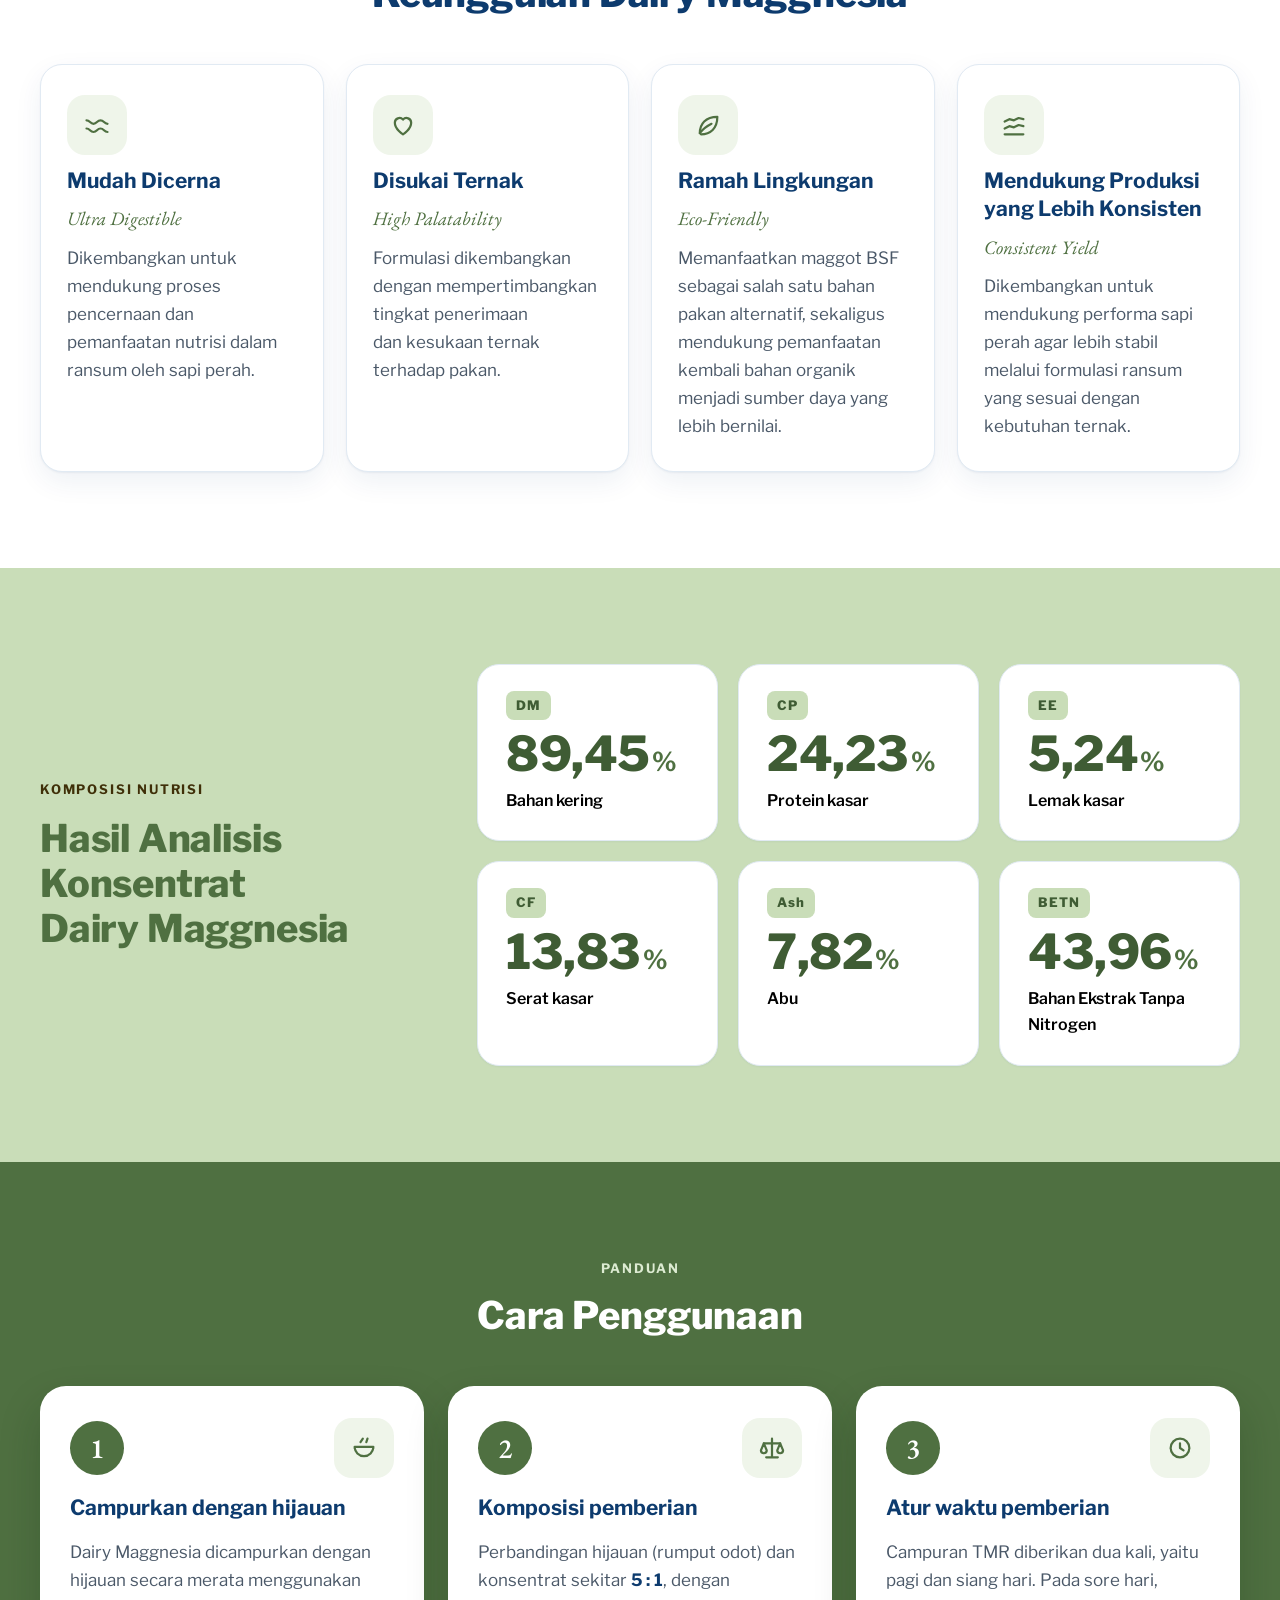
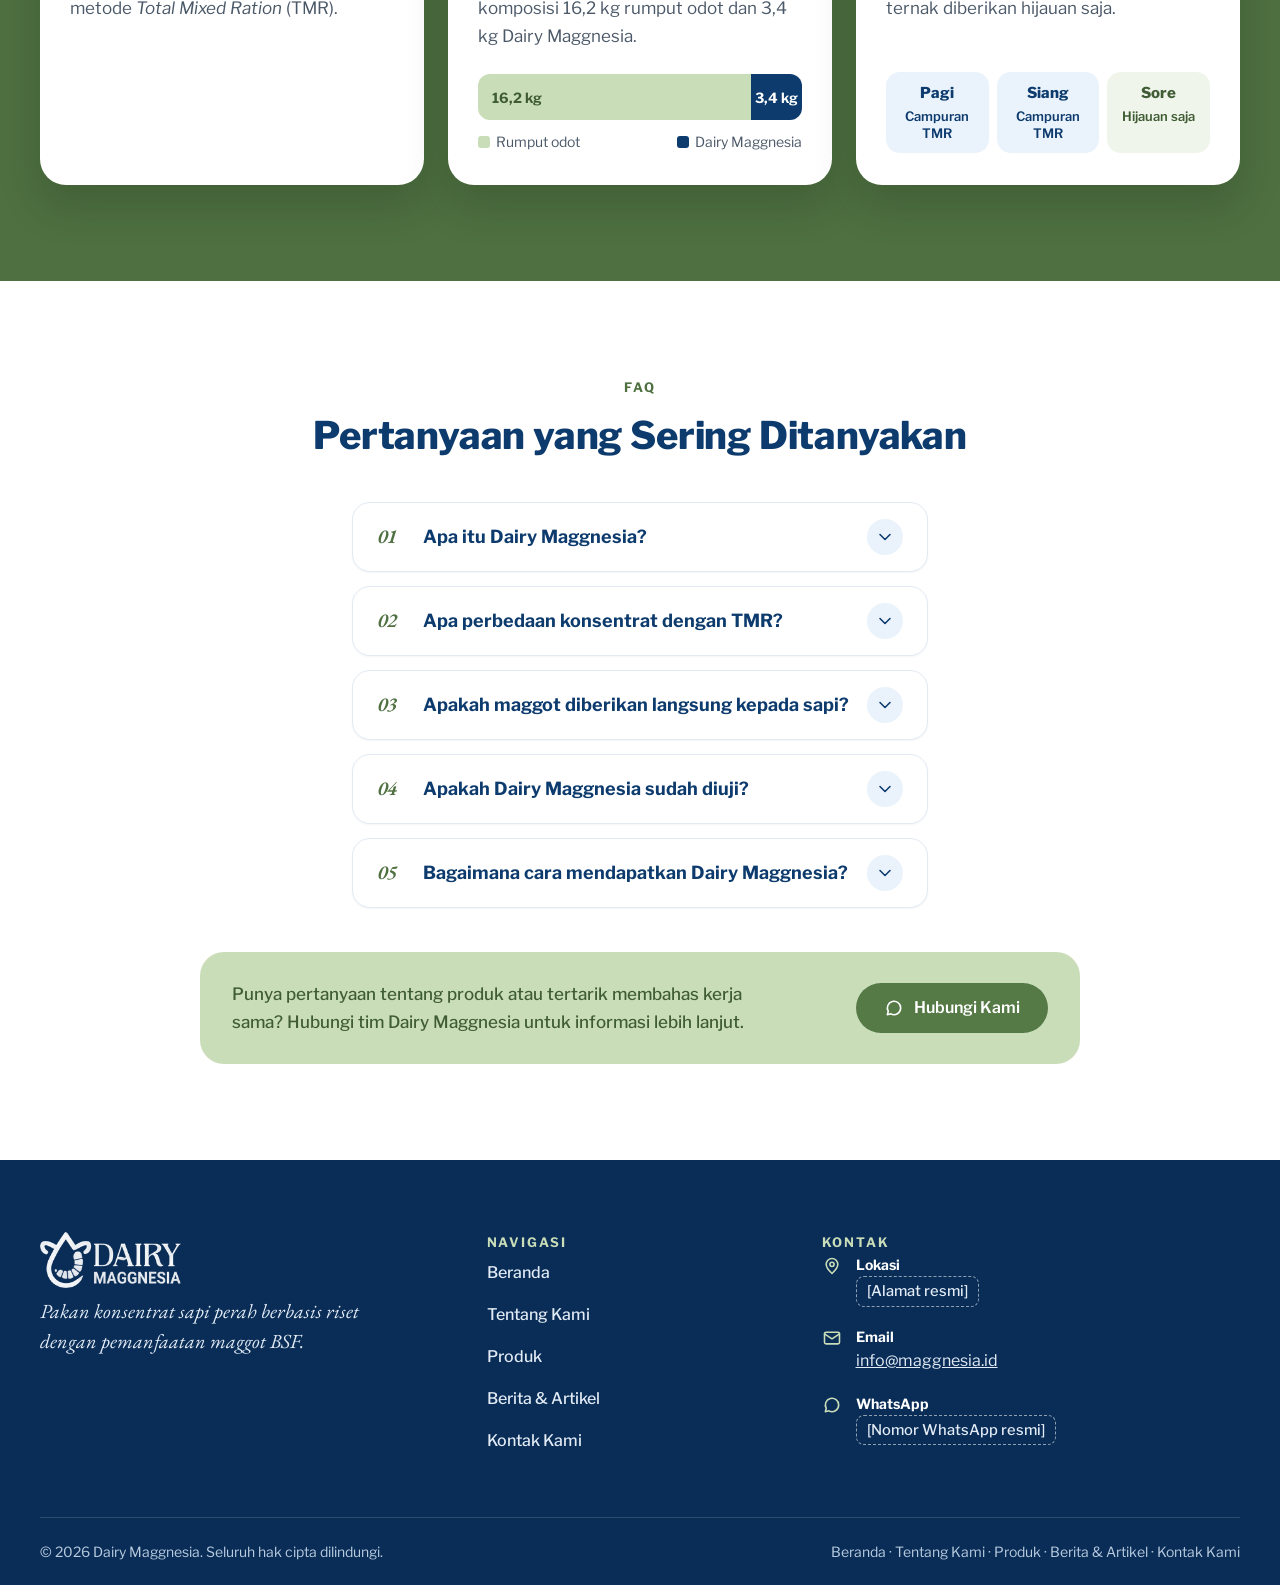
<file: produk.html>
<!doctype html>
<html lang="id">
<head>
<meta charset="utf-8">
<meta name="viewport" content="width=device-width, initial-scale=1, viewport-fit=cover">
<title>Produk · Dairy Maggnesia</title>
<meta name="description" content="Prototype redesign website Dairy Maggnesia.">
<link rel="preconnect" href="https://fonts.googleapis.com">
<link rel="stylesheet" href="https://fonts.googleapis.com/css2?family=EB+Garamond:ital,wght@0,500;0,600;1,400;1,500&amp;family=Libre+Franklin:wght@400;500;600;700;800&amp;display=swap">
<link rel="stylesheet" href="site.css">
</head>
<body>
<div class="dm">

<header class="hdr">
  <div class="wrap hdr-in">
    <a href="index.html" class="logo" aria-label="Dairy Maggnesia, ke Beranda"><img class="logo-img" src="img/logo-color.png" alt="Dairy Maggnesia"></a>
    <nav class="nav" aria-label="Navigasi utama">
      <a href="index.html" class="nav-a">Beranda</a>
      <a href="tentang-kami.html" class="nav-a">Tentang Kami</a>
      <a href="produk.html" class="nav-a is-active" aria-current="page">Produk</a>
      <a href="berita-artikel.html" class="nav-a">Berita &amp; Artikel</a>
      <a href="kontak.html" class="nav-a">Kontak Kami</a>
    </nav>
    <a href="kontak.html" class="btn btn-green btn-sm hdr-cta" style="color: #ffffff"><svg class="ic" viewBox="0 0 24 24" aria-hidden="true"><path d="M20 12a8 8 0 0 1-11.8 7L4 20l1.1-4A8 8 0 1 1 20 12z"></path></svg>Hubungi Kami</a>
    <button type="button" class="burger" data-burger aria-label="Buka menu" aria-expanded="false" aria-controls="menu-mobile"><svg class="ic ic-lg i-open" viewBox="0 0 24 24" aria-hidden="true"><path d="M4 7h16M4 12h16M4 17h16"></path></svg><svg class="ic ic-lg i-close" viewBox="0 0 24 24" aria-hidden="true" hidden><path d="M6 6l12 12M18 6L6 18"></path></svg></button>
  </div>
  <nav id="menu-mobile" hidden class="mnav" aria-label="Navigasi mobile">
      <a href="index.html" class="m-a">Beranda</a>
      <a href="tentang-kami.html" class="m-a">Tentang Kami</a>
      <a href="produk.html" class="m-a is-active" aria-current="page">Produk</a>
      <a href="berita-artikel.html" class="m-a">Berita &amp; Artikel</a>
      <a href="kontak.html" class="m-a">Kontak Kami</a>
      <a href="kontak.html" class="btn btn-green"><svg class="ic" viewBox="0 0 24 24" aria-hidden="true"><path d="M20 12a8 8 0 0 1-11.8 7L4 20l1.1-4A8 8 0 1 1 20 12z"></path></svg>Hubungi Kami</a>
    </nav>
</header>

<main>

<!-- A. PENGANTAR -->
<section class="ph2" aria-labelledby="produk-title">
  <svg class="ph2-leaf" viewBox="0 0 200 200" aria-hidden="true"><path d="M20 180C20 90 80 25 185 15c-8 100-70 160-165 165z"></path><path d="M20 180c40-50 85-90 140-130"></path></svg>
  <div class="ph2-grid">
    <div class="ph2-copy">
      <nav class="crumb" aria-label="Breadcrumb"><a href="index.html">Beranda</a><span aria-hidden="true">/</span><span aria-current="page">Produk</span></nav>
      <p class="eyebrow">Produk</p>
      <h1 id="produk-title" class="h1">Dairy Maggnesia</h1>
      <p class="kicker" style="color: #3F5C34">Pakan Konsentrat Sapi Perah dengan Pemanfaatan Minyak Maggot BSF</p>
      <p class="lead">Dairy Maggnesia merupakan pakan konsentrat sapi perah yang dikembangkan melalui riset pemanfaatan minyak larva Black Soldier Fly (BSF) sebagai salah satu bahan alternatif dalam formulasi pakan.</p>
      <p class="lead">Konsentrat ini digunakan bersama hijauan sebagai bagian dari ransum harian sapi perah.</p>
      <div class="btn-row" style="margin-top: 8px">
        <a href="kontak.html" class="btn btn-green" style="color: #ffffff"><svg class="ic" viewBox="0 0 24 24" aria-hidden="true"><path d="M20 12a8 8 0 0 1-11.8 7L4 20l1.1-4A8 8 0 1 1 20 12z"></path></svg>Hubungi Kami</a>
        <a href="#cara-penggunaan" class="btn btn-outline">Cara Penggunaan<svg class="ic" viewBox="0 0 24 24" aria-hidden="true"><path d="M9 6l6 6-6 6"></path></svg></a>
      </div>
    </div>
    <div class="ph2-photo"><img src="img/kandang-sapi-pakan.jpg" alt="Sapi perah makan hijauan di palung pakan kandang"></div>
  </div>
</section>

<section class="pd2" aria-labelledby="detail-title">
  <div class="wrap pd2-grid">
    <div class="pd2-photo"><img src="img/produk-kemasan-pakan.jpg" alt="Dua karung Dairy Maggnesia Sapi Perah Laktasi dan kantong berisi pakan konsentrat di lantai kandang"></div>
    <div class="pd2-card">
      <h2 id="detail-title" class="pd2-title">Detail Produk</h2>
      <dl class="pd2-list">
        <div class="pd2-row">
          <span class="pd2-ic" aria-hidden="true"><svg class="ic" viewBox="0 0 24 24"><path d="M4 8l8-4 8 4v8l-8 4-8-4z"></path><path d="M4 8l8 4 8-4M12 12v8"></path></svg></span>
          <dt class="pd2-k">Nama Produk</dt>
          <dd class="pd2-v">Dairy Maggnesia</dd>
        </div>
        <div class="pd2-row">
          <span class="pd2-ic" aria-hidden="true"><svg class="ic" viewBox="0 0 24 24"><path d="M12 3s-6 6.5-6 11a6 6 0 0 0 12 0c0-4.5-6-11-6-11z"></path></svg></span>
          <dt class="pd2-k">Jenis Pakan</dt>
          <dd class="pd2-v">Konsentrat&nbsp;</dd>
        </div>
        <div class="pd2-row">
          <span class="pd2-ic" aria-hidden="true"><svg class="ic" viewBox="0 0 24 24"><circle cx="12" cy="12" r="8"></circle><circle cx="12" cy="12" r="3"></circle></svg></span>
          <dt class="pd2-k">Peruntukan</dt>
          <dd class="pd2-v">Sapi perah</dd>
        </div>
        <div class="pd2-row">
          <span class="pd2-ic" aria-hidden="true"><svg class="ic" viewBox="0 0 24 24"><path d="M5 19c0-8 5-14 15-14 0 10-6 15-14 15"></path><path d="M5 19c3-4 6-6 10-8"></path></svg></span>
          <dt class="pd2-k">Bahan Inovasi</dt>
          <dd class="pd2-v">Minyak larva Black Soldier Fly (BSF)</dd>
        </div>
        <div class="pd2-row">
          <span class="pd2-ic" aria-hidden="true"><svg class="ic" viewBox="0 0 24 24"><path d="M8 4h8l-1.5 3c3 2 4.5 5 4.5 8a5 5 0 0 1-5 5h-4a5 5 0 0 1-5-5c0-3 1.5-6 4.5-8z"></path><path d="M9.5 7h5"></path></svg></span>
          <dt class="pd2-k">Kemasan</dt>
          <dd class="pd2-v">50 kg</dd>
        </div>
        <div class="pd2-row">
          <span class="pd2-ic" aria-hidden="true"><svg class="ic" viewBox="0 0 24 24"><path d="M20 12a8 8 0 0 1-11.8 7L4 20l1.1-4A8 8 0 1 1 20 12z"></path></svg></span>
          <dt class="pd2-k">Ketersediaan</dt>
          <dd class="pd2-v"><a href="kontak.html">Hubungi tim Dairy Maggnesia</a></dd>
        </div>
      </dl>
    </div>
  </div>
</section>

<!-- B. KEUNGGULAN -->
<section class="sec" aria-labelledby="unggul-title">
  <div class="wrap stack" style="gap: 48px">
    <div class="sec-head center">
      
      <h2 id="unggul-title" class="h2">Keunggulan Dairy Maggnesia</h2>
    </div>
    <div class="grid4">
      <article class="card card-hover benefit">
        <span class="ic-badge"><svg class="ic ic-lg" viewBox="0 0 24 24" aria-hidden="true"><path d="M3 8c3 0 3 3 6 3s3-3 6-3 3 3 6 3"></path><path d="M3 15c3 0 3 3 6 3s3-3 6-3 3 3 6 3"></path></svg></span>
        <h3 class="h3">Mudah Dicerna</h3>
        <p class="benefit-en">Ultra Digestible</p>
        <p class="muted">Dikembangkan untuk mendukung proses pencernaan dan pemanfaatan nutrisi dalam ransum oleh sapi perah.</p>
      </article>
      <article class="card card-hover benefit">
        <span class="ic-badge"><svg class="ic ic-lg" viewBox="0 0 24 24" aria-hidden="true"><path d="M12 20s-7-4.4-7-10a4 4 0 0 1 7-2.6A4 4 0 0 1 19 10c0 5.6-7 10-7 10z"></path></svg></span>
        <h3 class="h3">Disukai Ternak</h3>
        <p class="benefit-en">High Palatability</p>
        <p class="muted">Formulasi dikembangkan dengan mempertimbangkan tingkat penerimaan dan kesukaan ternak terhadap pakan.</p>
      </article>
      <article class="card card-hover benefit">
        <span class="ic-badge"><svg class="ic ic-lg" viewBox="0 0 24 24" aria-hidden="true"><path d="M5 19c0-8 5-14 15-14 0 10-6 15-14 15"></path><path d="M5 19c3-4 6-6 10-8"></path></svg></span>
        <h3 class="h3">Ramah Lingkungan</h3>
        <p class="benefit-en">Eco-Friendly</p>
        <p class="muted">Memanfaatkan maggot BSF sebagai salah satu bahan pakan alternatif, sekaligus mendukung pemanfaatan kembali bahan organik menjadi sumber daya yang lebih bernilai.</p>
      </article>
      <article class="card card-hover benefit">
        <span class="ic-badge"><svg class="ic ic-lg" viewBox="0 0 24 24" aria-hidden="true"><path d="M4 20h16"></path><path d="M4 15l4-2 4 1 4-2 4 1"></path><path d="M4 9l4-2 4 1 4-2 4 1"></path></svg></span>
        <h3 class="h3">Mendukung Produksi yang Lebih Konsisten</h3>
        <p class="benefit-en">Consistent Yield</p>
        <p class="muted">Dikembangkan untuk mendukung performa sapi perah agar lebih stabil melalui formulasi ransum yang sesuai dengan kebutuhan ternak.</p>
      </article>
    </div>
  </div>
</section>

<!-- C. KOMPOSISI NUTRISI -->
<section class="sec bg-sky" aria-labelledby="nutri-title" style="background-color: #c9ddb8">
  <div class="wrap nutri-wrap">
    <div class="stack" style="gap: 16px; max-width: 420px">
      <p class="eyebrow" style="color: #3f2f08">Komposisi Nutrisi</p>
      <h2 id="nutri-title" class="h2" style="color: #4f7041">Hasil Analisis Konsentrat Dairy Maggnesia</h2>
    </div>
    <dl class="nutri">
      <div class="nutri-tile"><dt class="nutri-ab" style="background-color: #c9ddb8; color: #3f5c34">DM</dt><dd class="nutri-val" style="color: #3f5c34">89,45<span class="nutri-pct" style="color: #4f7041">%</span></dd><dd class="nutri-name" style="color: #000000">Bahan kering</dd></div>
      <div class="nutri-tile"><dt class="nutri-ab" style="background-color: #c9ddb8; color: #3f5c34">CP</dt><dd class="nutri-val" style="color: #3f5c34">24,23<span class="nutri-pct" style="color: #4f7041">%</span></dd><dd class="nutri-name" style="color: #000000">Protein kasar</dd></div>
      <div class="nutri-tile"><dt class="nutri-ab" style="background-color: #c9ddb8; color: #3f5c34">EE</dt><dd class="nutri-val" style="color: #3f5c34">5,24<span class="nutri-pct" style="color: #4f7041">%</span></dd><dd class="nutri-name" style="color: #000000">Lemak kasar</dd></div>
      <div class="nutri-tile"><dt class="nutri-ab" style="background-color: #c9ddb8; color: #3f5c34">CF</dt><dd class="nutri-val" style="color: #3f5c34">13,83<span class="nutri-pct" style="color: #4f7041">%</span></dd><dd class="nutri-name" style="color: #000000">Serat kasar</dd></div>
      <div class="nutri-tile"><dt class="nutri-ab" style="background-color: #c9ddb8; color: #3f5c34">Ash</dt><dd class="nutri-val" style="color: #3f5c34">7,82<span class="nutri-pct" style="color: #4f7041">%</span></dd><dd class="nutri-name" style="color: #000000">Abu</dd></div>
      <div class="nutri-tile"><dt class="nutri-ab" style="background-color: #c9ddb8; color: #3f5c34">BETN</dt><dd class="nutri-val" style="color: #3f5c34">43,96<span class="nutri-pct" style="color: #4f7041">%</span></dd><dd class="nutri-name" style="color: #000000">Bahan Ekstrak Tanpa Nitrogen</dd></div>
    </dl>
  </div>
</section>

<!-- D. CARA PENGGUNAAN (hijau) -->
<section class="sec bg-green on-dark" aria-labelledby="cara-title" id="cara-penggunaan">
  <div class="wrap stack" style="gap: 48px">
    <div class="sec-head center">
      <p class="eyebrow">Panduan</p>
      <h2 id="cara-title" class="h2">Cara Penggunaan</h2>
    </div>
    <ol class="steps" style="list-style: none; padding: 0; margin: 0">
      <li class="step">
        <div class="step-top">
          <span class="step-n" aria-hidden="true">1</span>
          <span class="ic-badge"><svg class="ic ic-lg" viewBox="0 0 24 24" aria-hidden="true"><path d="M4 11h16a8 8 0 0 1-16 0z"></path><path d="M9 7l2-3M14 7l1-3"></path></svg></span>
        </div>
        <h3 class="h3">Campurkan dengan hijauan</h3>
        <p class="muted">Dairy Maggnesia dicampurkan dengan hijauan secara merata menggunakan metode <em>Total Mixed Ration</em> (TMR).</p>
      </li>
      <li class="step">
        <div class="step-top">
          <span class="step-n" aria-hidden="true">2</span>
          <span class="ic-badge"><svg class="ic ic-lg" viewBox="0 0 24 24" aria-hidden="true"><path d="M12 4v16M7 20h10"></path><path d="M5 8h14"></path><path d="M5 8l-2.5 6a2.5 2.5 0 0 0 5 0z"></path><path d="M19 8l-2.5 6a2.5 2.5 0 0 0 5 0z"></path></svg></span>
        </div>
        <h3 class="h3">Komposisi pemberian</h3>
        <p class="muted">Perbandingan hijauan (rumput odot) dan konsentrat sekitar <strong style="color: #0D3B6E">5 : 1</strong>, dengan komposisi 16,2 kg rumput odot dan 3,4 kg Dairy Maggnesia.</p>
        <div class="step-vis">
          <div class="ratio" role="img" aria-label="Ilustrasi perbandingan: 16,2 kg rumput odot dan 3,4 kg Dairy Maggnesia, sekitar 5 banding 1">
            <span class="ratio-g">16,2 kg</span>
            <span class="ratio-c">3,4 kg</span>
          </div>
          <div class="ratio-legend" aria-hidden="true"><span><span class="sw"></span>Rumput odot</span><span><span class="sw navy"></span>Dairy Maggnesia</span></div>
        </div>
      </li>
      <li class="step">
        <div class="step-top">
          <span class="step-n" aria-hidden="true">3</span>
          <span class="ic-badge"><svg class="ic ic-lg" viewBox="0 0 24 24" aria-hidden="true"><circle cx="12" cy="12" r="8"></circle><path d="M12 8v4l3 2"></path></svg></span>
        </div>
        <h3 class="h3">Atur waktu pemberian</h3>
        <p class="muted">Campuran TMR diberikan dua kali, yaitu pagi dan siang hari. Pada sore hari, ternak diberikan hijauan saja.</p>
        <div class="step-vis">
          <div class="sched" role="list" aria-label="Jadwal pemberian">
            <div class="sched-i alt" role="listitem"><span class="sched-t">Pagi</span><span>Campuran TMR</span></div>
            <div class="sched-i alt" role="listitem"><span class="sched-t">Siang</span><span>Campuran TMR</span></div>
            <div class="sched-i" role="listitem"><span class="sched-t">Sore</span><span>Hijauan saja</span></div>
          </div>
        </div>
      </li>
    </ol>
  </div>
</section>

<!-- E. FAQ -->
<section class="sec" aria-labelledby="faq-title">
  <div class="wrap stack" style="gap: 44px">
    <div class="sec-head center">
      <p class="eyebrow">FAQ</p>
      <h2 id="faq-title" class="h2">Pertanyaan yang Sering Ditanyakan</h2>
    </div>
    <div class="faq">
      <details>
        <summary><span class="q-num" aria-hidden="true">01</span><span>Apa itu Dairy Maggnesia?</span><span class="chev" aria-hidden="true"><svg class="ic" viewBox="0 0 24 24"><path d="M6 9l6 6 6-6"></path></svg></span></summary>
        <p class="ans">Dairy Maggnesia adalah pakan konsentrat sapi perah berbasis riset yang dikembangkan melalui kolaborasi Sekolah Vokasi IPB University dan mitra industri, dengan memanfaatkan minyak larva BSF sebagai salah satu bahan alternatif dalam formulasi pakan.</p>
      </details>
      <details>
        <summary><span class="q-num" aria-hidden="true">02</span><span>Apa perbedaan konsentrat dengan TMR?</span><span class="chev" aria-hidden="true"><svg class="ic" viewBox="0 0 24 24"><path d="M6 9l6 6 6-6"></path></svg></span></summary>
        <p class="ans">Konsentrat merupakan pakan yang digunakan untuk melengkapi nutrisi dari hijauan. Sementara itu, TMR adalah metode pemberian pakan dengan mencampurkan konsentrat, hijauan, dan bahan lainnya menjadi satu ransum.</p>
      </details>
      <details>
        <summary><span class="q-num" aria-hidden="true">03</span><span>Apakah maggot diberikan langsung kepada sapi?</span><span class="chev" aria-hidden="true"><svg class="ic" viewBox="0 0 24 24"><path d="M6 9l6 6 6-6"></path></svg></span></summary>
        <p class="ans">Tidak. Dalam formulasi Dairy Maggnesia, minyak larva BSF digunakan sebagai salah satu bahan dalam pakan konsentrat.</p>
      </details>
      <details>
        <summary><span class="q-num" aria-hidden="true">04</span><span>Apakah Dairy Maggnesia sudah diuji?</span><span class="chev" aria-hidden="true"><svg class="ic" viewBox="0 0 24 24"><path d="M6 9l6 6 6-6"></path></svg></span></summary>
        <p class="ans">Pengembangan Dairy Maggnesia mencakup pengujian kualitas nutrisi, kecernaan, penerimaan pakan, serta evaluasi respons produksi dan kualitas susu. Hasil dan status masing-masing pengujian perlu dikonfirmasi kepada tim riset.</p>
      </details>
      <details>
        <summary><span class="q-num" aria-hidden="true">05</span><span>Bagaimana cara mendapatkan Dairy Maggnesia?</span><span class="chev" aria-hidden="true"><svg class="ic" viewBox="0 0 24 24"><path d="M6 9l6 6 6-6"></path></svg></span></summary>
        <p class="ans">Informasi mengenai harga, ketersediaan, dan distribusi produk dapat ditanyakan melalui kontak resmi Dairy Maggnesia.</p>
      </details>
    </div>
    <div class="cta-bar" style="background-color: #c9ddb8">
      <p style="color: #3f5c34">Punya pertanyaan tentang produk atau tertarik membahas kerja sama? Hubungi tim Dairy Maggnesia untuk informasi lebih lanjut.</p>
      <a href="kontak.html" class="btn btn-green" style="color: #ffffff"><svg class="ic" viewBox="0 0 24 24" aria-hidden="true"><path d="M20 12a8 8 0 0 1-11.8 7L4 20l1.1-4A8 8 0 1 1 20 12z"></path></svg>Hubungi Kami</a>
    </div>
  </div>
</section>

</main>

<footer class="ftr on-dark">
  <div class="wrap">
    <div class="ftr-grid">
      <div class="ftr-brand">
        <a href="index.html" class="logo" aria-label="Dairy Maggnesia, ke Beranda" style="display: inline-flex"><img class="ftr-logo" src="img/logo-white.png" alt="Dairy Maggnesia"></a>
        <p class="ftr-desc">Pakan konsentrat sapi perah berbasis riset dengan pemanfaatan maggot BSF.</p>
      </div>
      <div>
        <p class="ftr-h">Navigasi</p>
        <nav class="ftr-nav" aria-label="Navigasi footer">
          <a href="index.html">Beranda</a>
          <a href="tentang-kami.html">Tentang Kami</a>
          <a href="produk.html">Produk</a>
          <a href="berita-artikel.html">Berita &amp; Artikel</a>
          <a href="kontak.html">Kontak Kami</a>
        </nav>
      </div>
      <div>
        <p class="ftr-h">Kontak</p>
        <div class="ftr-contact">
          <div class="ftr-item"><svg class="ic" viewBox="0 0 24 24" aria-hidden="true"><path d="M12 21s-7-6.2-7-11a7 7 0 0 1 14 0c0 4.8-7 11-7 11z"></path><circle cx="12" cy="10" r="2.5"></circle></svg><div><p class="ftr-k">Lokasi</p><span class="tbc">[Alamat resmi]</span></div></div>
          <div class="ftr-item"><svg class="ic" viewBox="0 0 24 24" aria-hidden="true"><rect x="3" y="5" width="18" height="14" rx="2"></rect><path d="M3 7l9 6 9-6"></path></svg><div><p class="ftr-k">Email</p><a href="mailto:info@maggnesia.id">info@maggnesia.id</a></div></div>
          <div class="ftr-item"><svg class="ic" viewBox="0 0 24 24" aria-hidden="true"><path d="M20 12a8 8 0 0 1-11.8 7L4 20l1.1-4A8 8 0 1 1 20 12z"></path></svg><div><p class="ftr-k">WhatsApp</p><span class="tbc">[Nomor WhatsApp resmi]</span></div></div>
        </div>
      </div>
    </div>
    <div class="ftr-bot"><span>© 2026 Dairy Maggnesia. Seluruh hak cipta dilindungi.</span>
      <span>Beranda · Tentang Kami · Produk · Berita &amp; Artikel · Kontak Kami</span>
    </div>
  </div>
</footer>

</div>
<script src="site.js"></script>
</body>
</html>
</file>
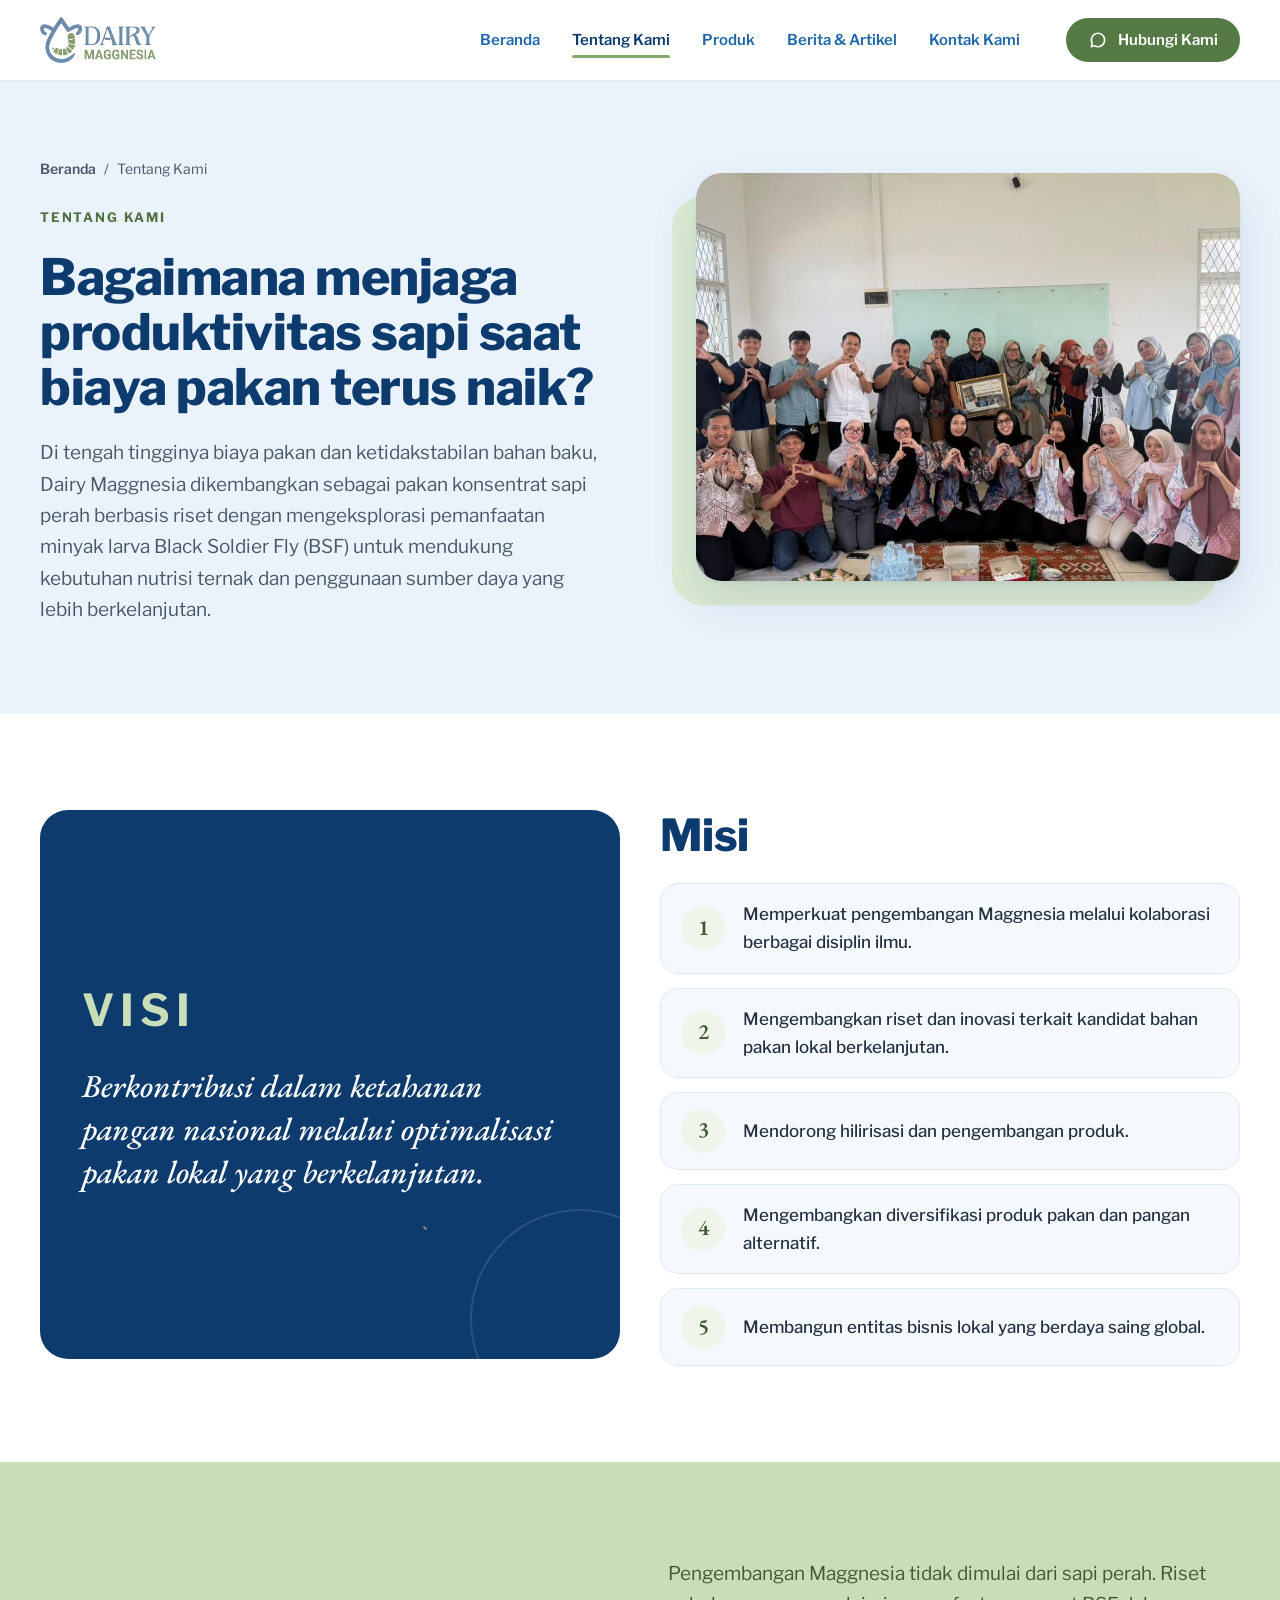
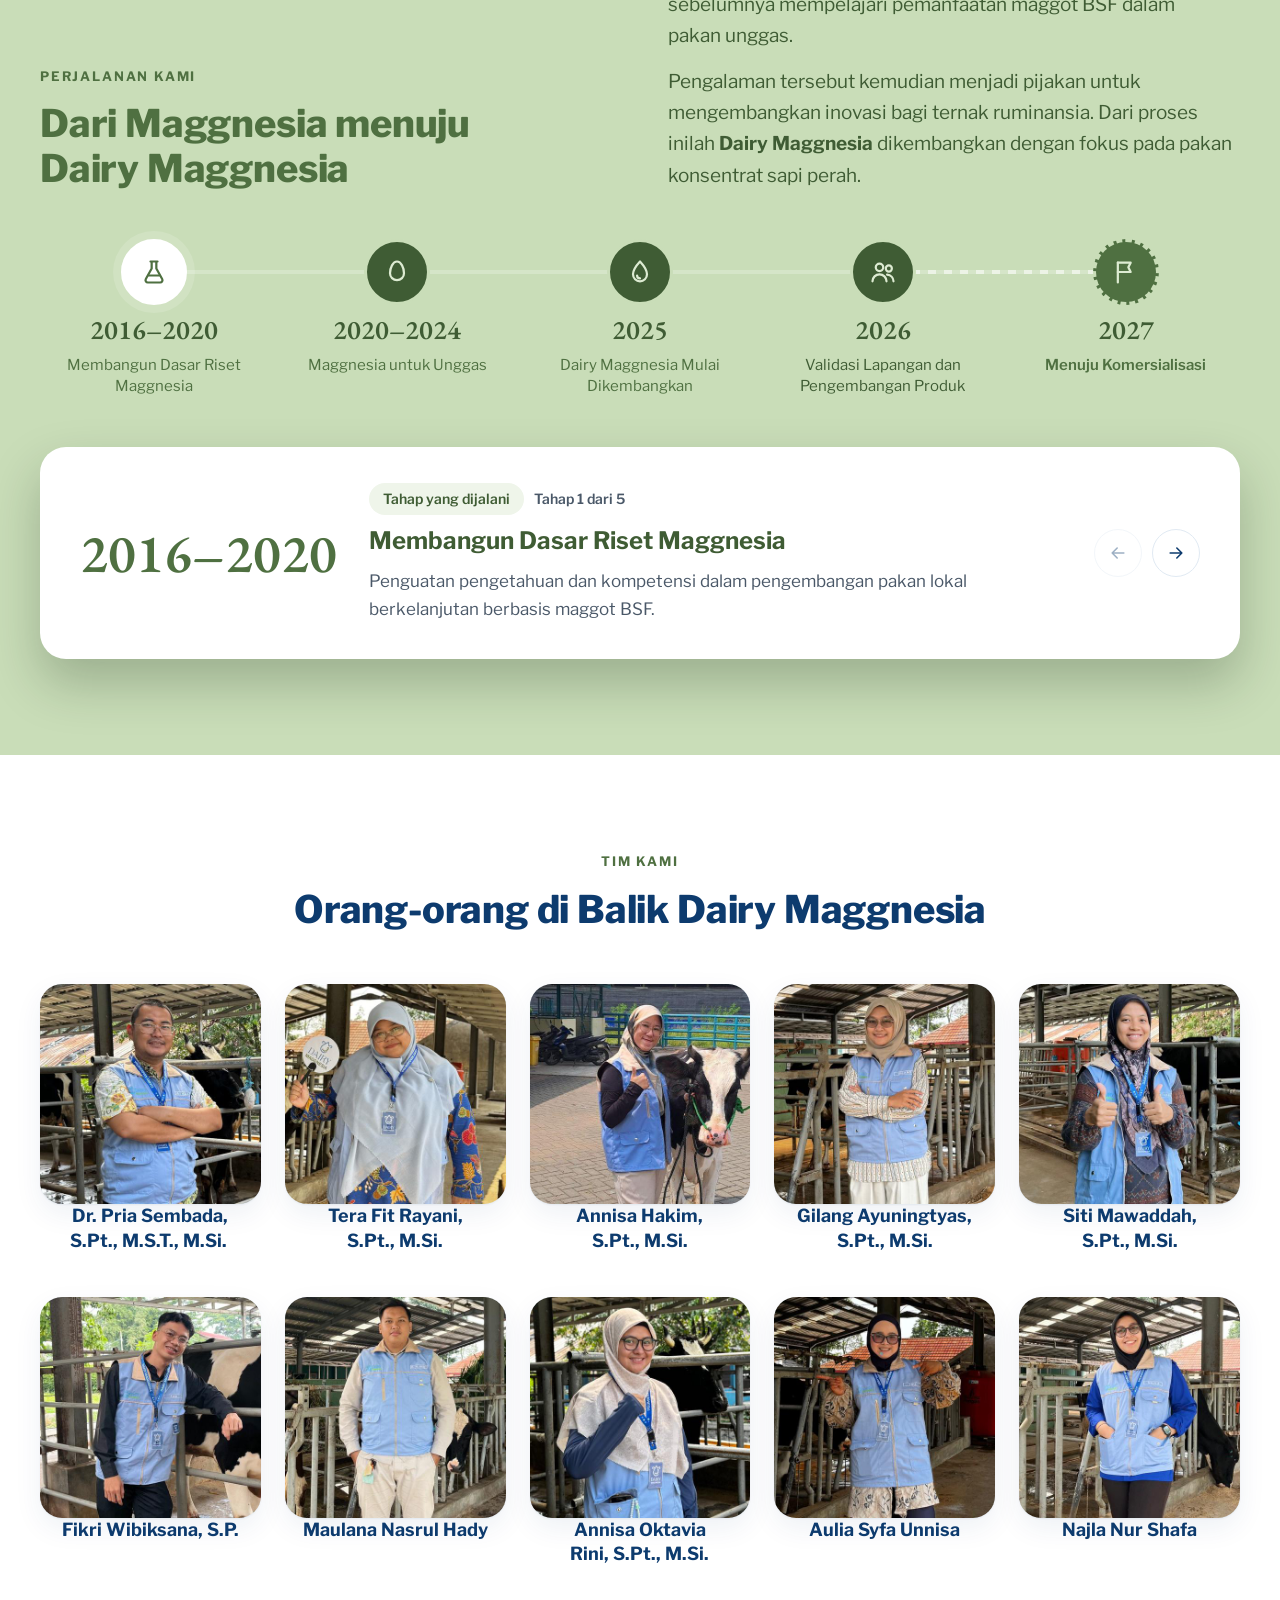
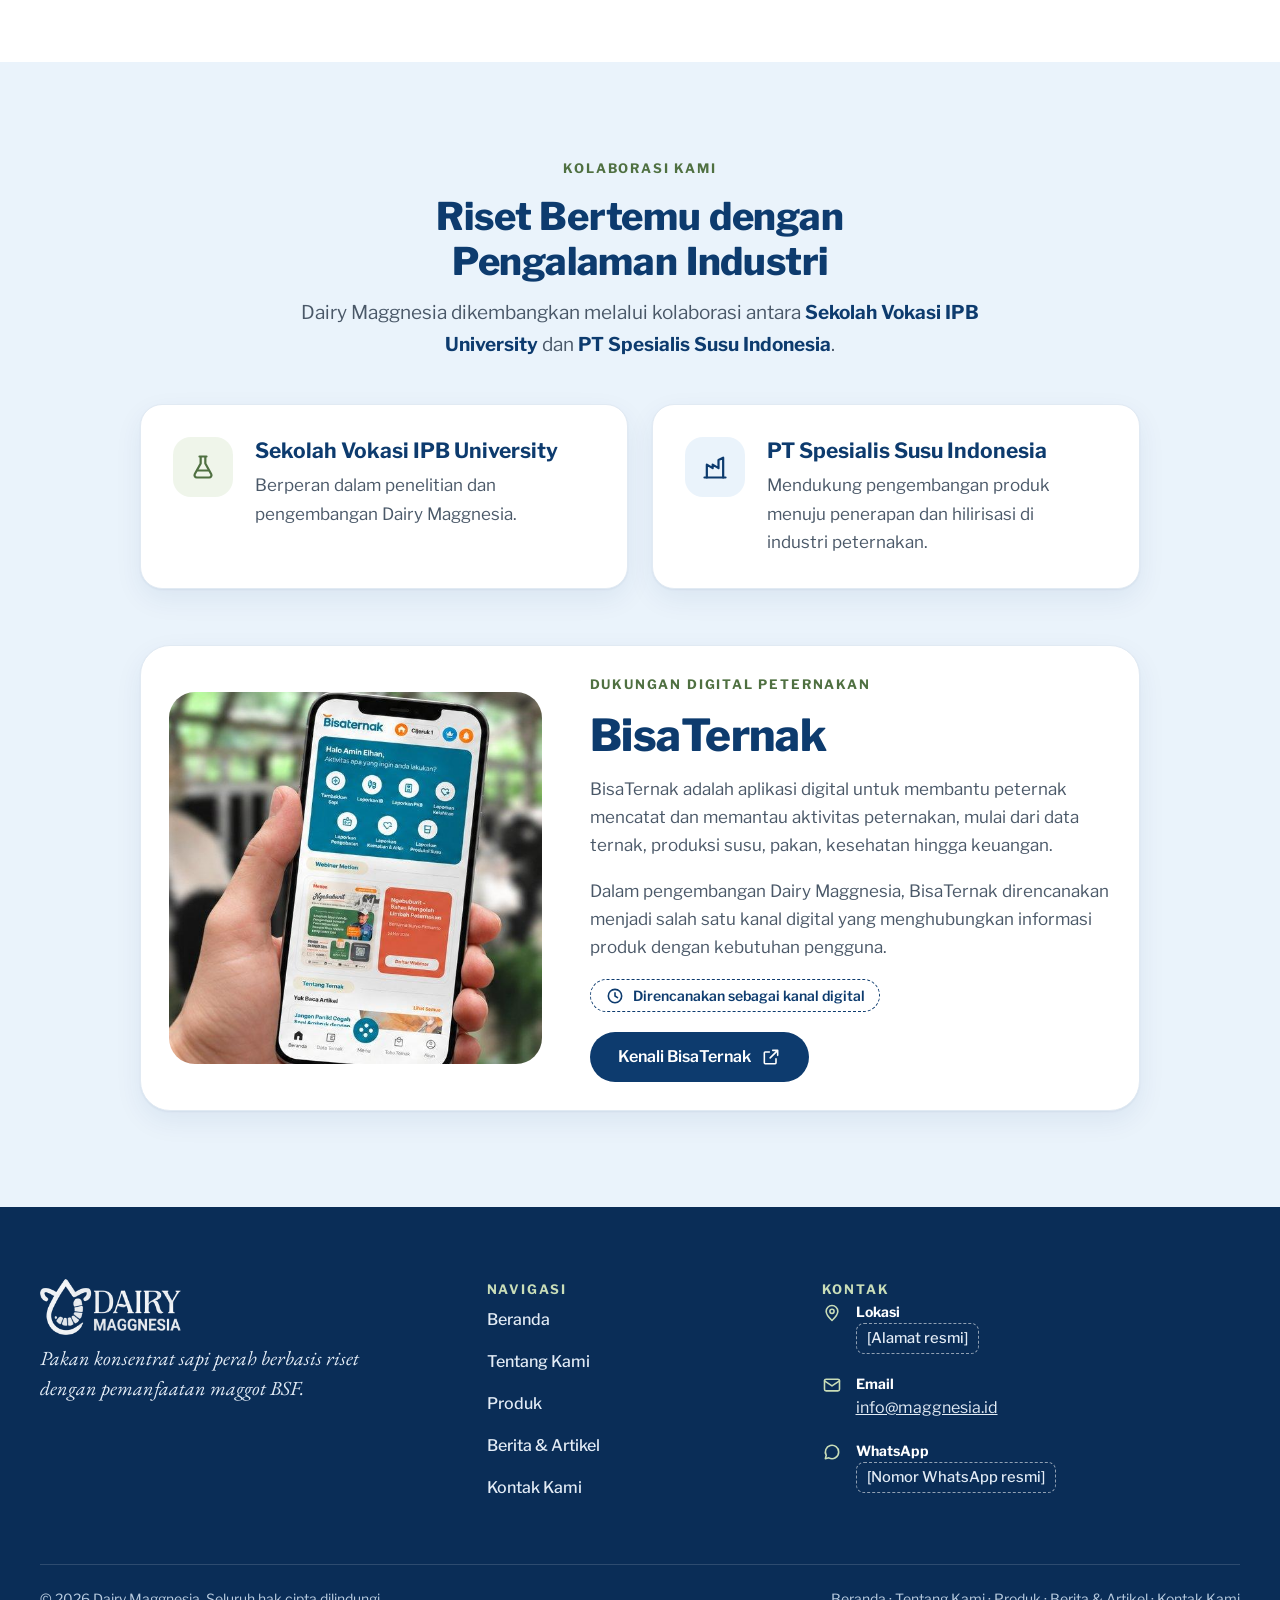
<file: tentang-kami.html>
<!doctype html>
<html lang="id">
<head>
<meta charset="utf-8">
<meta name="viewport" content="width=device-width, initial-scale=1, viewport-fit=cover">
<title>Tentang Kami · Dairy Maggnesia</title>
<meta name="description" content="Prototype redesign website Dairy Maggnesia.">
<link rel="preconnect" href="https://fonts.googleapis.com">
<link rel="stylesheet" href="https://fonts.googleapis.com/css2?family=EB+Garamond:ital,wght@0,500;0,600;1,400;1,500&amp;family=Libre+Franklin:wght@400;500;600;700;800&amp;display=swap">
<link rel="stylesheet" href="site.css">
</head>
<body>
<div class="dm">

<header class="hdr">
  <div class="wrap hdr-in">
    <a href="index.html" class="logo" aria-label="Dairy Maggnesia, ke Beranda"><img class="logo-img" src="img/logo-color.png" alt="Dairy Maggnesia"></a>
    <nav class="nav" aria-label="Navigasi utama">
      <a href="index.html" class="nav-a">Beranda</a>
      <a href="tentang-kami.html" class="nav-a is-active" aria-current="page">Tentang Kami</a>
      <a href="produk.html" class="nav-a">Produk</a>
      <a href="berita-artikel.html" class="nav-a">Berita &amp; Artikel</a>
      <a href="kontak.html" class="nav-a">Kontak Kami</a>
    </nav>
    <a href="kontak.html" class="btn btn-green btn-sm hdr-cta" style="color: #ffffff"><svg class="ic" viewBox="0 0 24 24" aria-hidden="true"><path d="M20 12a8 8 0 0 1-11.8 7L4 20l1.1-4A8 8 0 1 1 20 12z"></path></svg>Hubungi Kami</a>
    <button type="button" class="burger" data-burger aria-label="Buka menu" aria-expanded="false" aria-controls="menu-mobile"><svg class="ic ic-lg i-open" viewBox="0 0 24 24" aria-hidden="true"><path d="M4 7h16M4 12h16M4 17h16"></path></svg><svg class="ic ic-lg i-close" viewBox="0 0 24 24" aria-hidden="true" hidden><path d="M6 6l12 12M18 6L6 18"></path></svg></button>
  </div>
  <nav id="menu-mobile" hidden class="mnav" aria-label="Navigasi mobile">
      <a href="index.html" class="m-a">Beranda</a>
      <a href="tentang-kami.html" class="m-a is-active" aria-current="page">Tentang Kami</a>
      <a href="produk.html" class="m-a">Produk</a>
      <a href="berita-artikel.html" class="m-a">Berita &amp; Artikel</a>
      <a href="kontak.html" class="m-a">Kontak Kami</a>
      <a href="kontak.html" class="btn btn-green"><svg class="ic" viewBox="0 0 24 24" aria-hidden="true"><path d="M20 12a8 8 0 0 1-11.8 7L4 20l1.1-4A8 8 0 1 1 20 12z"></path></svg>Hubungi Kami</a>
    </nav>
</header>

<main>

<!-- PENGANTAR -->
<section class="sec bg-sky" aria-labelledby="about-title" style="padding-block: 72px 88px">
  <div class="wrap split">
    <div class="stack" style="gap: 22px">
      <nav class="crumb" aria-label="Breadcrumb"><a href="index.html">Beranda</a><span aria-hidden="true">/</span><span aria-current="page">Tentang Kami</span></nav>
      <p class="eyebrow">Tentang Kami</p>
      <h1 id="about-title" class="h1">Bagaimana menjaga produktivitas sapi saat biaya pakan terus naik?</h1>
      <p class="lead">Di tengah tingginya biaya pakan dan ketidakstabilan bahan baku, Dairy Maggnesia dikembangkan sebagai pakan konsentrat sapi perah berbasis riset dengan mengeksplorasi pemanfaatan minyak larva Black Soldier Fly (BSF) untuk mendukung kebutuhan nutrisi ternak dan penggunaan sumber daya yang lebih berkelanjutan.</p>
    </div>
    <div style="position: relative; padding: 0 0 24px 24px">
      <div aria-hidden="true" style="position: absolute; left: 0; bottom: 0; right: 24px; top: 24px; border-radius: 30px; background: #DDEBD2"></div>
      <div class="photo" style="position: relative; aspect-ratio: 4 / 3; box-shadow: 0 2px 4px rgba(13,59,110,.06), 0 22px 48px rgba(13,59,110,.12)"><img src="img/tim-bersama.jpg" alt="Foto bersama tim dan peserta kegiatan Dairy Maggnesia di ruang kelas"></div>
    </div>
  </div>
</section>

<!-- VISI & MISI -->
<section class="sec" aria-labelledby="misi-title">
  <div class="wrap" style="display: grid; grid-template-columns: repeat(auto-fit, minmax(min(420px, 100%), 1fr)); gap: 40px; align-items: start; position: relative">
    <div class="visi on-dark" style="height: 549px; justify-content: center">
      
      
    <svg width="2" height="2" viewBox="0 0 2 2" preserveAspectRatio="none" style="position: absolute; left: 384px; top: 417px; width: 2px; height: 2px; overflow: visible; fill: none; stroke: #8a8378; stroke-width: 2; stroke-linecap: round; stroke-linejoin: round"><path d="M0 0 L2 2" vector-effect="non-scaling-stroke"></path></svg><p class="eyebrow" style="color: #C9DDB8; font-size: 44px; position: static">Visi</p><p class="visi-txt" style="text-align: left; position: static">Berkontribusi dalam ketahanan pangan nasional melalui optimalisasi pakan lokal yang berkelanjutan.</p></div>
    <div class="stack" style="gap: 22px">
      <h2 id="misi-title" class="h2" style="font-size: 44px">Misi</h2>
      <ol class="misi">
        <li><span class="misi-n" aria-hidden="true">1</span><span>Memperkuat pengembangan Maggnesia melalui kolaborasi berbagai disiplin ilmu.</span></li>
        <li><span class="misi-n" aria-hidden="true">2</span><span>Mengembangkan riset dan inovasi terkait kandidat bahan pakan lokal berkelanjutan.</span></li>
        <li><span class="misi-n" aria-hidden="true">3</span><span>Mendorong hilirisasi dan pengembangan produk.</span></li>
        <li><span class="misi-n" aria-hidden="true">4</span><span>Mengembangkan diversifikasi produk pakan dan pangan alternatif.</span></li>
        <li><span class="misi-n" aria-hidden="true">5</span><span>Membangun entitas bisnis lokal yang berdaya saing global.</span></li>
      </ol>
    </div>
  </div>
</section>

<!-- PERJALANAN KAMI (hijau) -->
<section class="sec bg-green on-dark" aria-labelledby="jr-title" id="perjalanan" style="background-color: #c9ddb8">
  <div class="wrap stack" style="gap: 48px">
    <div style="display: grid; grid-template-columns: repeat(auto-fit, minmax(min(420px, 100%), 1fr)); gap: 32px 56px; align-items: end">
      <div class="stack" style="gap: 14px">
        <p class="eyebrow" style="color: #4f7041">Perjalanan Kami</p>
        <h2 id="jr-title" class="h2" style="color: #4f7041">Dari Maggnesia menuju Dairy Maggnesia</h2>
      </div>
      <div class="stack" style="gap: 14px">
        <p class="lead" style="color: #3f5c34">Pengembangan Maggnesia tidak dimulai dari sapi perah. Riset sebelumnya mempelajari pemanfaatan maggot BSF dalam pakan unggas.</p>
        <p class="lead" style="color: #3f5c34">Pengalaman tersebut kemudian menjadi pijakan untuk mengembangkan inovasi bagi ternak ruminansia. Dari proses inilah <strong style="color: #3f5c34">Dairy Maggnesia</strong> dikembangkan dengan fokus pada pakan konsentrat sapi perah.</p>
      </div>
    </div>

    

    <!-- desktop: timeline horizontal + panel detail -->
    <div>
      <div class="jr-steps" role="group" aria-label="Tahapan perjalanan, pilih untuk melihat rincian">
        <div class="jr-track" aria-hidden="true"><div class="jr-fill" style="width: 0%"></div><div class="jr-plan"></div></div>
        <button type="button" class="jr-step is-on" data-jr="0" aria-pressed="true" aria-controls="jr-panel">
          <span class="jr-dot"><svg class="ic ic-lg" viewBox="0 0 24 24" aria-hidden="true"><path d="M9 3h6M10 3v6l-5 9a2 2 0 0 0 1.8 3h10.4a2 2 0 0 0 1.8-3l-5-9V3"></path><path d="M7.5 15h9"></path></svg></span>
          <span class="jr-year" style="color: #3f5c34">2016–2020</span>
          <span class="jr-title" style="color: #4f7041; font-weight: 400">Membangun Dasar Riset Maggnesia</span>
        </button>
        <button type="button" class="jr-step" data-jr="1" aria-pressed="false" aria-controls="jr-panel">
          <span class="jr-dot"><svg class="ic ic-lg" viewBox="0 0 24 24" aria-hidden="true"><path d="M12 3c-3.5 0-6 5.5-6 10a6 6 0 0 0 12 0c0-4.5-2.5-10-6-10z"></path></svg></span>
          <span class="jr-year" style="color: #3f5c34">2020–2024</span>
          <span class="jr-title" style="color: #4f7041; font-weight: 400">Maggnesia untuk Unggas</span>
        </button>
        <button type="button" class="jr-step" data-jr="2" aria-pressed="false" aria-controls="jr-panel">
          <span class="jr-dot"><svg class="ic ic-lg" viewBox="0 0 24 24" aria-hidden="true"><path d="M12 3s-6 6.5-6 11a6 6 0 0 0 12 0c0-4.5-6-11-6-11z"></path><path d="M9.5 15a2.5 2.5 0 0 0 2.5 2.5"></path></svg></span>
          <span class="jr-year" style="color: #3f5c34">2025</span>
          <span class="jr-title" style="font-weight: 400; color: #4f7041">Dairy Maggnesia Mulai Dikembangkan</span>
        </button>
        <button type="button" class="jr-step" data-jr="3" aria-pressed="false" aria-controls="jr-panel">
          <span class="jr-dot"><svg class="ic ic-lg" viewBox="0 0 24 24" aria-hidden="true"><circle cx="9" cy="8" r="3.2"></circle><path d="M3 20c0-3.3 2.7-6 6-6s6 2.7 6 6"></path><circle cx="17" cy="9" r="2.6"></circle><path d="M15.5 14.2c3 .3 5.5 2.6 5.5 5.8"></path></svg></span>
          <span class="jr-year" style="color: #3f5c34">2026</span>
          <span class="jr-title" style="color: #3f5c34; font-weight: 400">Validasi Lapangan dan Pengembangan Produk</span>
        </button>
        <button type="button" class="jr-step is-plan" data-jr="4" aria-pressed="false" aria-controls="jr-panel">
          <span class="jr-dot"><svg class="ic ic-lg" viewBox="0 0 24 24" aria-hidden="true"><path d="M5 21V4"></path><path d="M5 4h11l-2 4 2 4H5"></path></svg></span>
          <span class="jr-year" style="color: #3f5c34">2027</span>
          <span class="jr-title" style="color: #4f7041">Menuju Komersialisasi</span>
          
        </button>
      </div>

      <div id="jr-panel" class="jr-panel" role="region" aria-live="polite" aria-label="Rincian tahap terpilih">
        <span class="jr-pyear" id="jr-pyear">2016–2020</span>
        <div class="stack" style="gap: 10px">
          <div style="display: flex; flex-wrap: wrap; gap: 10px; align-items: center">
            <span class="chip" id="jr-ptag">Tahap yang dijalani</span>
            <span style="font-size: 14px; color: #4A5868; font-weight: 600">Tahap <span id="jr-pnum">1</span> dari 5</span>
          </div>
          <h3 class="h3" style="font-size: 24px; color: #3f5c34" id="jr-ptitle">Membangun Dasar Riset Maggnesia</h3>
          <p class="muted" style="font-size: 17px" id="jr-pdesc">Penguatan pengetahuan dan kompetensi dalam pengembangan pakan lokal berkelanjutan berbasis maggot BSF.</p>
        </div>
        <div class="jr-pnav">
          <button type="button" class="icon-btn" aria-label="Tahap sebelumnya" id="jr-prev" disabled><svg class="ic" viewBox="0 0 24 24" aria-hidden="true"><path d="M19 12H5M11 18l-6-6 6-6"></path></svg></button>
          <button type="button" class="icon-btn" aria-label="Tahap berikutnya" id="jr-next"><svg class="ic" viewBox="0 0 24 24" aria-hidden="true"><path d="M5 12h14M13 6l6 6-6 6"></path></svg></button>
        </div>
      </div>

      <!-- mobile: timeline vertikal -->
      <ol class="jr-mobile" aria-label="Tahapan perjalanan" style="list-style: none; padding: 0; margin: 0">
        <li class="jm-item is-open" data-jm="0"><span class="jm-dot" aria-hidden="true">1</span><button type="button" class="jm-btn" aria-expanded="true" aria-controls="jm-b0"><span class="jm-txt"><span class="jm-year">2016–2020</span><span class="jm-title">Membangun Dasar Riset Maggnesia</span></span><svg class="ic jm-chev" viewBox="0 0 24 24" aria-hidden="true"><path d="M6 9l6 6 6-6"></path></svg></button><div class="jm-body" id="jm-b0"><span class="chip" style="margin-bottom: 10px">Tahap yang dijalani</span><p>Penguatan pengetahuan dan kompetensi dalam pengembangan pakan lokal berkelanjutan berbasis maggot BSF.</p></div></li>
<li class="jm-item " data-jm="1"><span class="jm-dot" aria-hidden="true">2</span><button type="button" class="jm-btn" aria-expanded="false" aria-controls="jm-b1"><span class="jm-txt"><span class="jm-year">2020–2024</span><span class="jm-title">Maggnesia untuk Unggas</span></span><svg class="ic jm-chev" viewBox="0 0 24 24" aria-hidden="true"><path d="M6 9l6 6 6-6"></path></svg></button><div class="jm-body" id="jm-b1" hidden><span class="chip" style="margin-bottom: 10px">Tahap yang dijalani</span><p>Riset bergerak ke tahap yang lebih aplikatif melalui pengembangan dan pengujian ransum berbasis maggot BSF pada ayam lokal.</p></div></li>
<li class="jm-item " data-jm="2"><span class="jm-dot" aria-hidden="true">3</span><button type="button" class="jm-btn" aria-expanded="false" aria-controls="jm-b2"><span class="jm-txt"><span class="jm-year">2025</span><span class="jm-title">Dairy Maggnesia Mulai Dikembangkan</span></span><svg class="ic jm-chev" viewBox="0 0 24 24" aria-hidden="true"><path d="M6 9l6 6 6-6"></path></svg></button><div class="jm-body" id="jm-b2" hidden><span class="chip" style="margin-bottom: 10px">Tahap yang dijalani</span><p>Pengembangan formulasi konsentrat sapi perah, dilanjutkan dengan pengujian kualitas pakan, pengujian laboratorium, dan pengamatan awal pada ternak.</p></div></li>
<li class="jm-item is-pre-plan" data-jm="3"><span class="jm-dot" aria-hidden="true">4</span><button type="button" class="jm-btn" aria-expanded="false" aria-controls="jm-b3"><span class="jm-txt"><span class="jm-year">2026</span><span class="jm-title">Validasi Lapangan dan Pengembangan Produk</span></span><svg class="ic jm-chev" viewBox="0 0 24 24" aria-hidden="true"><path d="M6 9l6 6 6-6"></path></svg></button><div class="jm-body" id="jm-b3" hidden><span class="chip" style="margin-bottom: 10px">Tahap yang dijalani</span><p>Tahap pengembangan yang mencakup pengujian performa ternak, evaluasi ekonomi, uji pengguna bersama peternak mitra, penyusunan kemasan dan panduan penggunaan, serta persiapan produksi bersama mitra industri.</p></div></li>
<li class="jm-item is-plan" data-jm="4"><span class="jm-dot" aria-hidden="true">5</span><button type="button" class="jm-btn" aria-expanded="false" aria-controls="jm-b4"><span class="jm-txt"><span class="jm-year">2027</span><span class="jm-title">Menuju Komersialisasi</span></span><svg class="ic jm-chev" viewBox="0 0 24 24" aria-hidden="true"><path d="M6 9l6 6 6-6"></path></svg></button><div class="jm-body" id="jm-b4" hidden><span class="chip line" style="margin-bottom: 10px">Rencana pengembangan</span><p>Rencana pengembangan diarahkan pada produksi terbatas, registrasi produk, promosi, serta perluasan distribusi melalui mitra industri dan peternak.</p></div></li>

      </ol>
    </div>
  </div>
</section>

<!-- TIM KAMI -->
<section class="sec" aria-labelledby="tim-title">
  <div class="wrap stack" style="gap: 52px">
    <div class="sec-head center">
      <p class="eyebrow">Tim Kami</p>
      <h2 id="tim-title" class="h2">Orang-orang di Balik Dairy Maggnesia</h2>
    </div>
    <div class="team">
      <article class="member">
        <div class="m-photo"><img src="img/team-pria.jpg" alt="Foto Pria Sembada"></div>
        <h3 class="m-name" style="text-align: center">Dr. Pria Sembada, S.Pt., M.S.T., M.Si.&nbsp;</h3>
        
      </article>
      <article class="member">
        <div class="m-photo"><img src="img/team-tera.jpg" alt="Foto Tera Fit Rayani"></div>
        <h3 class="m-name" style="text-align: center">Tera Fit Rayani, S.Pt., M.Si.</h3>
        
      </article>
      <article class="member">
        <div class="m-photo"><img src="img/team-annisa-hakim.jpg" alt="Foto Annisa Hakim"></div>
        <h3 class="m-name" style="text-align: center">Annisa Hakim, S.Pt., M.Si.</h3>
        
      </article>
      <article class="member">
        <div class="m-photo"><img src="img/team-gilang.jpg" alt="Foto Gilang Ayuningtyas"></div>
        <h3 class="m-name" style="text-align: center">Gilang Ayuningtyas, S.Pt., M.Si.</h3>
        
      </article>
      <article class="member">
        <div class="m-photo"><img src="img/team-siti.jpg" alt="Foto Siti Mawaddah"></div>
        <h3 class="m-name" style="text-align: center">Siti Mawaddah, S.Pt., M.Si.</h3>
        
      </article>
      <article class="member">
        <div class="m-photo"><img src="img/team-fikri.jpg" alt="Foto Fikri Wibiksana"></div>
        <h3 class="m-name" style="text-align: center">Fikri Wibiksana, S.P.</h3>
        
      </article>
      <article class="member">
        <div class="m-photo"><img src="img/team-maulana.jpg" alt="Foto Maulana Nasrul Hady"></div>
        <h3 class="m-name" style="text-align: center">Maulana Nasrul Hady</h3>
        
      </article>
      <article class="member">
        <div class="m-photo"><img src="img/team-annisa-oktavia.jpg" alt="Foto Annisa Oktavia Rini"></div>
        <h3 class="m-name" style="text-align: center">Annisa Oktavia Rini, S.Pt., M.Si.</h3>
        
      </article>
      <article class="member">
        <div class="m-photo"><img src="img/team-aulia.jpg" alt="Foto Aulia Syfa Unnisa"></div>
        <h3 class="m-name" style="text-align: center">Aulia Syfa Unnisa</h3>
        
      </article>
      <article class="member">
        <div class="m-photo"><img src="img/team-najla.jpg" alt="Foto Najla Nur Shafa"></div>
        <h3 class="m-name" style="text-align: center">Najla Nur Shafa</h3>
        
      </article>
    </div>
  </div>
</section>

<!-- KOLABORASI KAMI -->
<section class="sec bg-sky" aria-labelledby="kol-title">
  <div class="wrap stack" style="gap: 44px">
    <div class="sec-head center">
      <p class="eyebrow">Kolaborasi Kami</p>
      <h2 id="kol-title" class="h2">Riset Bertemu dengan Pengalaman Industri</h2>
      <p class="lead">Dairy Maggnesia dikembangkan melalui kolaborasi antara <strong style="color: #0D3B6E">Sekolah Vokasi IPB University</strong> dan <strong style="color: #0D3B6E">PT Spesialis Susu Indonesia</strong>.</p>
    </div>
    <div class="grid2" style="max-width: 1000px; margin: 0 auto; width: 100%">
      <div class="card collab-card">
        <span class="ic-badge"><svg class="ic ic-lg" viewBox="0 0 24 24" aria-hidden="true"><path d="M9 3h6M10 3v6l-5 9a2 2 0 0 0 1.8 3h10.4a2 2 0 0 0 1.8-3l-5-9V3"></path><path d="M7.5 15h9"></path></svg></span>
        <div class="stack" style="gap: 6px">
          <h3 class="h3">Sekolah Vokasi IPB University</h3>
          <p class="muted">Berperan dalam penelitian dan pengembangan Dairy Maggnesia.</p>
        </div>
      </div>
      <div class="card collab-card">
        <span class="ic-badge blue"><svg class="ic ic-lg" viewBox="0 0 24 24" aria-hidden="true"><path d="M3 21h18"></path><path d="M5 21V10l5 3V10l5 3V6l4-2v17"></path></svg></span>
        <div class="stack" style="gap: 6px">
          <h3 class="h3">PT Spesialis Susu Indonesia</h3>
          <p class="muted">Mendukung pengembangan produk menuju penerapan dan hilirisasi di industri peternakan.</p>
        </div>
      </div>
    </div>

    <div class="card bt-card" style="max-width: 1000px; margin: 12px auto 0; width: 100%">
      <div class="photo"><img src="img/bisaternak-app.jpg" alt="Tangan memegang ponsel yang menampilkan aplikasi BisaTernak"></div>
      <div class="stack" style="gap: 18px">
        <p class="eyebrow">Dukungan Digital Peternakan</p>
        <h3 class="bt-name" style="font-size: 44px">BisaTernak</h3>
        <p class="muted">BisaTernak adalah aplikasi digital untuk membantu peternak mencatat dan memantau aktivitas peternakan, mulai dari data ternak, produksi susu, pakan, kesehatan hingga keuangan.</p>
        <p class="muted">Dalam pengembangan Dairy Maggnesia, BisaTernak direncanakan menjadi salah satu kanal digital yang menghubungkan informasi produk dengan kebutuhan pengguna.</p>
        <div><span class="chip blue line"><svg class="ic" viewBox="0 0 24 24" aria-hidden="true"><circle cx="12" cy="12" r="8"></circle><path d="M12 8v4l3 2"></path></svg>Direncanakan sebagai kanal digital</span></div>
        <div><a href="https://bisaternak.id/" target="_blank" rel="noopener" class="btn btn-navy" style="color: #ffffff">Kenali BisaTernak<svg class="ic" viewBox="0 0 24 24" aria-hidden="true"><path d="M14 4h6v6M20 4l-9 9M18 14v5a1 1 0 0 1-1 1H5a1 1 0 0 1-1-1V7a1 1 0 0 1 1-1h5"></path></svg><span style="position: absolute; width: 1px; height: 1px; overflow: hidden; clip: rect(0 0 0 0)">(membuka tab baru)</span></a></div>
      </div>
    </div>
  </div>
</section>

</main>

<footer class="ftr on-dark">
  <div class="wrap">
    <div class="ftr-grid">
      <div class="ftr-brand">
        <a href="index.html" class="logo" aria-label="Dairy Maggnesia, ke Beranda" style="display: inline-flex"><img class="ftr-logo" src="img/logo-white.png" alt="Dairy Maggnesia"></a>
        <p class="ftr-desc">Pakan konsentrat sapi perah berbasis riset dengan pemanfaatan maggot BSF.</p>
      </div>
      <div>
        <p class="ftr-h">Navigasi</p>
        <nav class="ftr-nav" aria-label="Navigasi footer">
          <a href="index.html">Beranda</a>
          <a href="tentang-kami.html">Tentang Kami</a>
          <a href="produk.html">Produk</a>
          <a href="berita-artikel.html">Berita &amp; Artikel</a>
          <a href="kontak.html">Kontak Kami</a>
        </nav>
      </div>
      <div>
        <p class="ftr-h">Kontak</p>
        <div class="ftr-contact">
          <div class="ftr-item"><svg class="ic" viewBox="0 0 24 24" aria-hidden="true"><path d="M12 21s-7-6.2-7-11a7 7 0 0 1 14 0c0 4.8-7 11-7 11z"></path><circle cx="12" cy="10" r="2.5"></circle></svg><div><p class="ftr-k">Lokasi</p><span class="tbc">[Alamat resmi]</span></div></div>
          <div class="ftr-item"><svg class="ic" viewBox="0 0 24 24" aria-hidden="true"><rect x="3" y="5" width="18" height="14" rx="2"></rect><path d="M3 7l9 6 9-6"></path></svg><div><p class="ftr-k">Email</p><a href="mailto:info@maggnesia.id">info@maggnesia.id</a></div></div>
          <div class="ftr-item"><svg class="ic" viewBox="0 0 24 24" aria-hidden="true"><path d="M20 12a8 8 0 0 1-11.8 7L4 20l1.1-4A8 8 0 1 1 20 12z"></path></svg><div><p class="ftr-k">WhatsApp</p><span class="tbc">[Nomor WhatsApp resmi]</span></div></div>
        </div>
      </div>
    </div>
    <div class="ftr-bot"><span>© 2026 Dairy Maggnesia. Seluruh hak cipta dilindungi.</span>
      <span>Beranda · Tentang Kami · Produk · Berita &amp; Artikel · Kontak Kami</span>
    </div>
  </div>
</footer>

</div>
<script>window.DM_STAGES=[{year:'2016–2020',title:'Membangun Dasar Riset Maggnesia',desc:'Penguatan pengetahuan dan kompetensi dalam pengembangan pakan lokal berkelanjutan berbasis maggot BSF.',plan:false},{year:'2020–2024',title:'Maggnesia untuk Unggas',desc:'Riset bergerak ke tahap yang lebih aplikatif melalui pengembangan dan pengujian ransum berbasis maggot BSF pada ayam lokal.',plan:false},{year:'2025',title:'Dairy Maggnesia Mulai Dikembangkan',desc:'Pengembangan formulasi konsentrat sapi perah, dilanjutkan dengan pengujian kualitas pakan, pengujian laboratorium, dan pengamatan awal pada ternak.',plan:false},{year:'2026',title:'Validasi Lapangan dan Pengembangan Produk',desc:'Tahap pengembangan yang mencakup pengujian performa ternak, evaluasi ekonomi, uji pengguna bersama peternak mitra, penyusunan kemasan dan panduan penggunaan, serta persiapan produksi bersama mitra industri.',plan:false},{year:'2027',title:'Menuju Komersialisasi',desc:'Rencana pengembangan diarahkan pada produksi terbatas, registrasi produk, promosi, serta perluasan distribusi melalui mitra industri dan peternak.',plan:true}];</script>
<script src="site.js"></script>
</body>
</html>
</file>
<file: site.css>
:root{color-scheme:light}
html,body{background:#ffffff;color:#22303F}
body{margin:0}
[hidden]{display:none !important}
/* Dairy Maggnesia — prototype redesign · shared styles */
.dm{
  --navy-900:#0A2D57; --navy:#0D3B6E; --navy-hover:#0A2F59; --blue:#1F67A8; --brand-blue:#628CB6;
  --sky-50:#F5F9FD; --sky:#EAF3FB; --sky-200:#D3E3F2;
  --green-brand:#86AA6C; --green:#557A46; --green-hover:#46663A; --green-700:#4F7041; --green-800:#3F5C34;
  --green-50:#EFF5EA; --green-100:#DDEBD2; --green-200:#C9DDB8;
  --ink:#22303F; --muted:#4A5868; --line:#E1EAF3; --teal:#016082;
  --serif:"EB Garamond","Garamond Premier Pro",Garamond,"Times New Roman",serif;
  --sans:"Libre Franklin","Franklin Gothic Medium","Franklin Gothic",Arial,sans-serif;
  --shadow:0 1px 2px rgba(13,59,110,.06),0 10px 28px rgba(13,59,110,.07);
  --shadow-lg:0 2px 4px rgba(13,59,110,.06),0 22px 48px rgba(13,59,110,.12);
  container:dm/inline-size;
  font-family:var(--sans); color:var(--ink); background:#fff;
  font-size:17px; line-height:1.65; overflow-x:clip; -webkit-font-smoothing:antialiased;
}
.dm *, .dm *::before, .dm *::after{box-sizing:border-box}
.dm img{display:block;max-width:100%}
.dm h1,.dm h2,.dm h3,.dm h4,.dm p,.dm ul,.dm ol,.dm figure,.dm blockquote,.dm dl,.dm dd{margin:0}
.dm h1,.dm h2,.dm h3,.dm h4{color:var(--navy);text-wrap:balance}
.dm p{text-wrap:pretty}
.dm a{color:var(--blue)}
.dm :focus-visible{outline:3px solid var(--blue);outline-offset:3px;border-radius:6px}
.on-dark :focus-visible{outline-color:#fff}

/* layout */
.wrap{max-width:1248px;margin:0 auto;padding-inline:24px}
.sec{padding-block:96px}
.sec-sm{padding-block:72px}
.bg-sky{background:var(--sky)}
.bg-sky50{background:var(--sky-50)}
.bg-green{background:var(--green-700);color:#fff}
.bg-navy{background:var(--navy);color:#fff}
.center{text-align:center}
.stack{display:flex;flex-direction:column}

/* type */
.h1{font-size:50px;line-height:1.1;font-weight:800;letter-spacing:-.01em}
.h2{font-size:38px;line-height:1.18;font-weight:800;letter-spacing:-.005em}
.h3{font-size:21px;line-height:1.35;font-weight:700}
.lead{font-size:19px;line-height:1.65;color:var(--muted)}
.kicker{font-family:var(--serif);font-style:italic;font-size:24px;line-height:1.35;color:var(--green-700);font-weight:500}
.eyebrow{font-size:13px;font-weight:700;letter-spacing:.14em;text-transform:uppercase;color:var(--green-700)}
.muted{color:var(--muted)}
.sec-head{display:flex;flex-direction:column;gap:14px;max-width:760px}
.sec-head.center{margin-inline:auto;align-items:center}
.bar{width:56px;height:4px;border-radius:4px;background:var(--green-brand)}
.bg-green .h2,.bg-green .h3,.bg-navy .h2,.bg-navy .h3,.bg-green h2,.bg-green h3{color:#fff}
.bg-green .lead,.bg-navy .lead{color:#E8F0E1}
.bg-green .kicker{color:var(--green-100)}
.bg-green .eyebrow{color:var(--green-100)}
.bg-navy .lead{color:#D9E5F2}

/* buttons */
.btn{display:inline-flex;align-items:center;justify-content:center;gap:10px;min-height:50px;padding:0 26px;border-radius:999px;font-family:var(--sans);font-size:16px;font-weight:600;line-height:1.2;text-decoration:none;border:2px solid transparent;cursor:pointer;transition:background-color .18s ease,color .18s ease,border-color .18s ease,box-shadow .18s ease,transform .12s ease;white-space:nowrap}
.btn:active{transform:translateY(1px) scale(.99)}
.btn-sm{min-height:44px;padding:0 20px;font-size:15px}
.btn-navy{background:var(--navy);color:#fff}
.btn-navy:hover{background:var(--navy-hover);box-shadow:0 8px 20px rgba(13,59,110,.25);color:#fff}
.btn-green{background:var(--green);color:#fff}
.btn-green:hover{background:var(--green-hover);box-shadow:0 8px 20px rgba(79,112,65,.28);color:#fff}
.btn-outline{background:#fff;color:var(--navy);border-color:var(--navy)}
.btn-outline:hover{background:var(--sky);color:var(--navy)}
.btn-white{background:#fff;color:var(--green-800)}
.btn-white:hover{background:var(--green-50);color:var(--green-800);box-shadow:0 8px 22px rgba(0,0,0,.18)}
.btn-ghost{background:transparent;color:#fff;border-color:rgba(255,255,255,.75)}
.btn-ghost:hover{background:rgba(255,255,255,.12);color:#fff}
.btn-row{display:flex;flex-wrap:wrap;gap:14px}
.link-arrow{display:inline-flex;align-items:center;gap:8px;font-weight:700;font-size:16px;color:var(--navy);text-decoration:none;min-height:44px}
.link-arrow:hover{color:var(--blue)}
.link-arrow:hover .ic{transform:translateX(3px)}
.link-arrow .ic{transition:transform .18s ease}

/* icons */
.ic{width:20px;height:20px;fill:none;stroke:currentColor;stroke-width:1.9;stroke-linecap:round;stroke-linejoin:round;flex:none}
.ic-lg{width:28px;height:28px}
.ic-xl{width:34px;height:34px}
.ic-badge{width:60px;height:60px;border-radius:18px;display:flex;align-items:center;justify-content:center;background:var(--green-50);color:var(--green-700);flex:none}
.ic-badge.blue{background:var(--sky);color:var(--navy)}

/* header */
.hdr{position:sticky;top:0;z-index:50;background:#fff;border-bottom:1px solid var(--line)}
.hdr-in{display:flex;align-items:center;gap:32px;min-height:80px}
.logo{display:flex;align-items:center;flex:none;border-radius:8px}
.logo-img{height:46px;width:auto}
.nav{display:flex;align-items:center;gap:4px;margin-left:auto}
.nav-a{position:relative;display:flex;align-items:center;min-height:44px;padding:0 14px;font-size:15px;font-weight:600;color:var(--ink);text-decoration:none;border-radius:10px}
.nav-a:hover{color:var(--navy);background:var(--sky-50)}
.nav-a.is-active{color:var(--navy)}
.nav-a.is-active::after{content:"";position:absolute;left:14px;right:14px;bottom:4px;height:3px;border-radius:3px;background:var(--green-brand)}
.hdr-cta{flex:none}
.burger{display:none;width:48px;height:48px;margin-left:auto;align-items:center;justify-content:center;border-radius:12px;border:1px solid var(--line);background:#fff;color:var(--navy);cursor:pointer}
.burger:hover{background:var(--sky)}
.mnav{display:none;flex-direction:column;gap:4px;padding:12px 24px 24px;border-top:1px solid var(--line);background:#fff;animation:dmDrop .2s ease}
.mnav a.m-a{display:flex;align-items:center;justify-content:space-between;min-height:52px;padding:0 14px;border-radius:12px;font-weight:600;font-size:17px;color:var(--ink);text-decoration:none}
.mnav a.m-a:hover{background:var(--sky-50)}
.mnav a.m-a.is-active{background:var(--sky);color:var(--navy)}
.mnav .btn{margin-top:10px}
@keyframes dmDrop{from{opacity:0;transform:translateY(-6px)}to{opacity:1;transform:none}}

/* cards */
.card{background:#fff;border:1px solid var(--line);border-radius:22px;box-shadow:var(--shadow)}
.card-hover{transition:transform .2s ease,box-shadow .2s ease}
.card-hover:hover{transform:translateY(-4px);box-shadow:var(--shadow-lg)}
.chip{display:inline-flex;align-items:center;gap:8px;min-height:32px;padding:4px 14px;border-radius:999px;font-size:14px;font-weight:600;background:var(--green-50);color:var(--green-800)}
.chip.blue{background:var(--sky);color:var(--navy)}
.chip.line{background:transparent;border:1.5px dashed currentColor}
.tbc{display:inline-flex;align-items:center;padding:2px 10px;border-radius:8px;border:1.5px dashed #9AB3CC;color:var(--muted);font-size:.92em;font-weight:500;background:rgba(255,255,255,.6)}
.on-dark .tbc{border-color:rgba(255,255,255,.55);color:#E3ECF6;background:transparent}

/* photo */
.photo{border-radius:26px;overflow:hidden;background:var(--sky)}
.photo img{width:100%;height:100%;object-fit:cover}
.ph{display:flex;flex-direction:column;align-items:center;justify-content:center;gap:10px;text-align:center;padding:20px;background:repeating-linear-gradient(135deg,var(--green-50) 0 14px,#E6EFDF 14px 28px);color:var(--green-800);font-size:14px;font-weight:600;line-height:1.4}
.ph .ic{width:34px;height:34px}

/* hero (beranda) */
.hero{position:relative;min-height:640px;display:flex;align-items:center;background:#F3F6F8;overflow:hidden}
.hero-img{position:absolute;inset:0;width:100%;height:100%;object-fit:cover;object-position:right center}
.hero-fade{position:absolute;inset:0;background:linear-gradient(90deg,rgba(255,255,255,.97) 0%,rgba(255,255,255,.9) 30%,rgba(255,255,255,.55) 46%,rgba(255,255,255,0) 60%)}
.hero-in{position:relative;width:100%}
.hero-copy{max-width:580px;display:flex;flex-direction:column;gap:22px;padding-block:72px}
.hero-copy .lead{color:#33475B}

/* mengapa cards */
.grid3{display:grid;grid-template-columns:repeat(3,minmax(0,1fr));gap:24px}
.grid4{display:grid;grid-template-columns:repeat(4,minmax(0,1fr));gap:22px}
.grid2{display:grid;grid-template-columns:repeat(2,minmax(0,1fr));gap:24px}
.why-card{padding:32px 30px;display:flex;flex-direction:column;gap:16px}
.why-num{font-family:var(--serif);font-style:italic;font-size:22px;color:var(--brand-blue);margin-left:auto}
.why-top{display:flex;align-items:center}

/* product feature */
.prod{display:grid;grid-template-columns:minmax(0,5fr) minmax(0,6fr);gap:72px;align-items:center}
.prod-visual{position:relative;padding:0 28px 28px 0}
.prod-visual::before{content:"";position:absolute;right:0;bottom:0;top:28px;left:28px;border-radius:30px;background:var(--green-100)}
.prod-visual .photo{position:relative;aspect-ratio:4/5;box-shadow:var(--shadow-lg)}
.float-badge{position:absolute;left:-18px;bottom:56px;display:flex;align-items:center;gap:14px;padding:14px 20px 14px 14px;background:#fff;border-radius:18px;box-shadow:var(--shadow-lg)}
.float-badge .ic-badge{width:48px;height:48px;border-radius:14px}
.spec-row{display:flex;flex-wrap:wrap;gap:14px}
.spec{display:flex;align-items:center;gap:14px;padding:14px 18px;border-radius:16px;background:var(--sky-50);border:1px solid var(--line);min-width:220px}
.spec-k{font-size:13px;font-weight:600;color:var(--muted);letter-spacing:.02em}
.spec-v{font-size:17px;font-weight:700;color:var(--navy);line-height:1.3}

/* timeline (home, on green) */
.tl{position:relative;display:grid;grid-template-columns:repeat(4,minmax(0,1fr));gap:16px;margin-top:8px}
.tl-track{position:absolute;left:12.5%;right:12.5%;top:39px;height:4px;border-radius:4px;background:rgba(255,255,255,.22)}
.tl-fill{position:absolute;left:0;top:0;bottom:0;border-radius:4px;background:var(--green-200);transition:width .45s ease}
.tl-item{display:flex;justify-content:center}
.tl-step{position:relative;display:flex;flex-direction:column;align-items:center;gap:12px;padding:0 8px 18px;background:transparent;border:0;color:#fff;font-family:var(--sans);cursor:pointer;text-align:center;border-radius:18px}
.tl-dot{width:82px;height:82px;border-radius:50%;display:flex;align-items:center;justify-content:center;background:var(--green-800);border:3px solid var(--green-200);color:var(--green-100);transition:background-color .25s ease,color .25s ease,transform .25s ease}
.tl-step:hover .tl-dot{transform:scale(1.05)}
.tl-step.is-on .tl-dot{background:#fff;color:var(--green-700);border-color:#fff;box-shadow:0 0 0 8px rgba(255,255,255,.14)}
.tl-year{font-family:var(--serif);font-size:30px;line-height:1.1;font-weight:600;color:#fff}
.tl-title{font-size:16px;font-weight:600;line-height:1.4;color:#E8F0E1;max-width:220px}
.tl-step.is-on .tl-title{color:#fff}
.tl-hint{display:flex;justify-content:center;gap:10px;align-items:center;font-size:14px;color:#E8F0E1}

/* journey (about) */
.jr-steps{position:relative;display:grid;grid-template-columns:repeat(5,minmax(0,1fr));gap:14px}
.jr-track{position:absolute;left:10%;right:10%;top:31px;height:4px;border-radius:4px;background:rgba(255,255,255,.22)}
.jr-fill{position:absolute;left:0;top:0;bottom:0;border-radius:4px;background:var(--green-200);transition:width .45s ease}
.jr-plan{position:absolute;right:0;top:0;bottom:0;width:25%;border-radius:4px;background:repeating-linear-gradient(90deg,rgba(255,255,255,.55) 0 8px,transparent 8px 16px)}
.jr-step{position:relative;display:flex;flex-direction:column;align-items:center;gap:10px;padding:0 6px 14px;border:0;background:transparent;color:#fff;font-family:var(--sans);text-align:center;cursor:pointer;border-radius:16px}
.jr-dot{width:66px;height:66px;border-radius:50%;display:flex;align-items:center;justify-content:center;background:var(--green-800);border:3px solid var(--green-200);color:var(--green-100);transition:all .25s ease}
.jr-step.is-plan .jr-dot{border-style:dashed;background:var(--green-700)}
.jr-step:hover .jr-dot{transform:scale(1.06)}
.jr-step.is-on .jr-dot{background:#fff;color:var(--green-700);border-color:#fff;border-style:solid;box-shadow:0 0 0 8px rgba(255,255,255,.14)}
.jr-year{font-family:var(--serif);font-size:27px;line-height:1.1;font-weight:600}
.jr-title{font-size:15px;font-weight:600;line-height:1.4;color:#E8F0E1}
.jr-step.is-on .jr-title{color:#fff}
.jr-tag{font-size:12px;font-weight:700;letter-spacing:.08em;text-transform:uppercase;padding:3px 10px;border-radius:999px;border:1.5px dashed var(--green-200);color:var(--green-100)}
.jr-panel{margin-top:36px;display:grid;grid-template-columns:auto minmax(0,1fr) auto;gap:32px;align-items:center;padding:36px 40px;border-radius:26px;background:#fff;color:var(--ink);box-shadow:0 24px 50px rgba(20,40,20,.25);animation:dmFade .3s ease}
.jr-panel.is-plan{background:#F7FAF4;border:2px dashed var(--green-brand)}
.jr-pyear{font-family:var(--serif);font-size:54px;line-height:1;font-weight:600;color:var(--green-700)}
.jr-pnav{display:flex;gap:10px}
.icon-btn{width:48px;height:48px;border-radius:50%;display:flex;align-items:center;justify-content:center;border:1.5px solid var(--line);background:#fff;color:var(--navy);cursor:pointer;transition:background-color .18s ease}
.icon-btn:hover{background:var(--sky)}
.icon-btn:disabled{opacity:.4;cursor:not-allowed}
.jr-legend{display:flex;flex-wrap:wrap;justify-content:center;gap:22px;font-size:14px;color:#E8F0E1}
.lg-dot{display:inline-block;width:14px;height:14px;border-radius:50%;background:#fff;vertical-align:-2px;margin-right:8px}
.lg-dot.plan{background:transparent;border:2px dashed var(--green-200)}
.jr-mobile{display:none}
@keyframes dmFade{from{opacity:0;transform:translateY(6px)}to{opacity:1;transform:none}}

/* testimonials */
.quote-card{padding:38px 38px 32px;display:flex;flex-direction:column;gap:24px;position:relative}
.qmark{font-family:var(--serif);font-size:96px;line-height:.6;height:40px;color:var(--green-brand)}
.qmark.blue{color:var(--brand-blue)}
.quote{font-family:var(--serif);font-style:italic;font-size:23px;line-height:1.5;color:var(--navy-900)}
.person{display:flex;align-items:center;gap:16px;margin-top:auto;padding-top:22px;border-top:1px solid var(--line)}
.avatar{width:68px;height:68px;border-radius:18px;overflow:hidden;flex:none;background:var(--sky)}
.avatar img{width:100%;height:100%;object-fit:cover}
.p-name{font-weight:700;color:var(--navy);font-size:17px}
.p-role{font-size:15px;color:var(--muted);line-height:1.45}

/* articles */
.art-grid{display:grid;grid-template-columns:repeat(3,minmax(0,1fr));gap:26px;align-items:stretch}
.art{display:flex;flex-direction:column;overflow:hidden;height:100%}
.art-thumb{aspect-ratio:16/10;overflow:hidden;background:var(--sky)}
.art-thumb img{width:100%;height:100%;object-fit:cover;transition:transform .5s ease}
.art:hover .art-thumb img{transform:scale(1.04)}
.art-body{display:flex;flex-direction:column;gap:12px;padding:24px 26px 22px;flex:1;text-align:left}
.art-title{font-size:20px;line-height:1.38;font-weight:700;color:var(--navy)}
.art-title a{color:inherit;text-decoration:none}
.art-title a:hover{color:var(--blue)}
.art-sum{font-size:16px;line-height:1.62;color:var(--muted)}
.art-cta{margin-top:auto;padding-top:6px}

/* partners */
.partners{display:grid;grid-template-columns:repeat(2,minmax(0,1fr));gap:24px;max-width:860px;margin:0 auto}
.partner{padding:30px 32px;display:flex;flex-direction:column;gap:6px;text-align:left;border-color:#CFE0F0}
.partner .bar{width:40px;margin-bottom:10px}
.partner-name{font-size:23px;font-weight:800;color:var(--navy);line-height:1.25}
.partner-role{font-size:17px;color:var(--muted)}

/* bisaternak */
.bt{display:grid;grid-template-columns:minmax(0,1fr) minmax(0,1fr);gap:72px;align-items:center}
.bt .photo{aspect-ratio:1/1;box-shadow:var(--shadow-lg)}
.bt-copy{display:flex;flex-direction:column;gap:20px}
.bt-name{font-size:58px;line-height:1;font-weight:800;color:var(--navy);letter-spacing:-.01em}

/* closing cta */
.cta{position:relative;overflow:hidden}
.cta::before,.cta::after{content:"";position:absolute;border-radius:50%;border:2px solid rgba(255,255,255,.1);pointer-events:none}
.cta::before{width:520px;height:520px;left:-180px;top:-260px}
.cta::after{width:420px;height:420px;right:-140px;bottom:-220px}
.cta-in{position:relative;display:flex;flex-direction:column;align-items:center;gap:20px;text-align:center;max-width:720px;margin:0 auto}
.cta-in .lead{max-width:560px}

/* footer */
.ftr{background:var(--navy-900);color:#D9E5F2;padding-top:72px;font-size:16px}
.ftr-grid{display:grid;grid-template-columns:minmax(0,1.4fr) minmax(0,1fr) minmax(0,1.5fr);gap:56px;padding-bottom:56px}
.ftr-logo{height:56px;width:auto}
.ftr-desc{font-family:var(--serif);font-style:italic;font-size:20px;line-height:1.5;color:#E3ECF6;margin-top:20px;max-width:360px}
.ftr-h{font-size:13px;font-weight:700;letter-spacing:.14em;text-transform:uppercase;color:var(--green-200);margin-bottom:16px}
.ftr-nav{display:flex;flex-direction:column;gap:2px}
.ftr-nav a{display:flex;align-items:center;min-height:40px;color:#E3ECF6;text-decoration:none;font-weight:500}
.ftr-nav a:hover{color:#fff;text-decoration:underline;text-underline-offset:4px}
.ftr-contact{display:flex;flex-direction:column;gap:18px}
.ftr-item{display:flex;gap:14px;align-items:flex-start}
.ftr-item .ic{color:var(--green-200);margin-top:3px}
.ftr-k{font-size:14px;font-weight:700;color:#fff}
.ftr-item a{color:#E3ECF6}
.ftr-bot{border-top:1px solid rgba(255,255,255,.14);padding-block:22px;display:flex;flex-wrap:wrap;justify-content:space-between;gap:12px;font-size:14px;color:#B9CCE0}

/* page heads */
.crumb{display:flex;flex-wrap:wrap;align-items:center;gap:8px;font-size:14px;color:var(--muted)}
.crumb a{color:var(--muted);text-decoration:none;font-weight:600;min-height:32px;display:inline-flex;align-items:center}
.crumb a:hover{color:var(--navy);text-decoration:underline}
.split{display:grid;grid-template-columns:minmax(0,1fr) minmax(0,1fr);gap:64px;align-items:center}

/* faq */
.faq{display:flex;flex-direction:column;gap:14px;max-width:880px;margin:0 auto}
.faq details{background:#fff;border:1px solid var(--line);border-radius:18px;box-shadow:0 1px 2px rgba(13,59,110,.05);transition:border-color .2s ease,box-shadow .2s ease}
.faq details[open]{border-color:var(--brand-blue);box-shadow:var(--shadow)}
.faq summary{list-style:none;display:flex;align-items:center;gap:18px;min-height:68px;padding:16px 24px;cursor:pointer;font-size:18px;font-weight:700;color:var(--navy);border-radius:18px}
.faq summary::-webkit-details-marker{display:none}
.faq summary:hover{background:var(--sky-50)}
.faq .q-num{font-family:var(--serif);font-style:italic;font-size:20px;color:var(--green-700);font-weight:600;flex:none;width:28px}
.faq .chev{margin-left:auto;width:36px;height:36px;border-radius:50%;background:var(--sky);color:var(--navy);display:flex;align-items:center;justify-content:center;flex:none;transition:transform .25s ease}
.faq details[open] .chev{transform:rotate(180deg);background:var(--navy);color:#fff}
.faq .ans{padding:0 24px 24px 70px;color:var(--muted);font-size:17px}

/* forms */
.field{display:flex;flex-direction:column;gap:8px}
.label{font-size:15px;font-weight:700;color:var(--navy)}
.req{color:#B3261E}
.input{width:100%;min-height:52px;padding:12px 16px;border-radius:14px;border:1.5px solid #C5D5E5;background:#fff;font-family:var(--sans);font-size:16px;color:var(--ink);transition:border-color .18s ease,box-shadow .18s ease}
.input::placeholder{color:#7C8B9A}
.input:hover{border-color:var(--brand-blue)}
.input:focus{outline:none;border-color:var(--blue);box-shadow:0 0 0 4px rgba(31,103,168,.18)}
.input.is-err{border-color:#B3261E;box-shadow:0 0 0 3px rgba(179,38,30,.1)}
textarea.input{min-height:140px;resize:vertical;line-height:1.55}
.err{display:flex;align-items:center;gap:8px;font-size:14px;color:#B3261E;font-weight:600}
.err .ic{width:16px;height:16px}
.hint{font-size:14px;color:var(--muted)}
.radios{display:flex;flex-wrap:wrap;gap:10px;border:0;padding:0;margin:0}
.radio{position:relative;display:flex;align-items:center;gap:10px;min-height:48px;padding:10px 16px;border-radius:14px;border:1.5px solid #C5D5E5;background:#fff;cursor:pointer;font-weight:600;font-size:15px;color:var(--ink);transition:all .18s ease}
.radio:hover{border-color:var(--brand-blue);background:var(--sky-50)}
.radio input{width:18px;height:18px;margin:0;accent-color:var(--green)}
.radio.is-on{border-color:var(--green);background:var(--green-50);color:var(--green-800)}
.radio:focus-within{box-shadow:0 0 0 4px rgba(31,103,168,.18);border-color:var(--blue)}

/* journey — mobile vertical */
.jr-mobile{flex-direction:column}
.jm-item{position:relative;padding-left:60px;padding-bottom:16px}
.jm-item::before{content:"";position:absolute;left:23px;top:20px;bottom:-4px;width:3px;border-radius:3px;background:rgba(255,255,255,.28)}
.jm-item:last-child::before{display:none}
.jm-item.is-pre-plan::before{background:repeating-linear-gradient(180deg,rgba(255,255,255,.6) 0 6px,transparent 6px 12px)}
.jm-dot{position:absolute;left:4px;top:4px;width:42px;height:42px;border-radius:50%;background:var(--green-800);border:3px solid var(--green-200);display:flex;align-items:center;justify-content:center;font-size:15px;font-weight:700;color:#fff}
.jm-item.is-plan .jm-dot{border-style:dashed;background:var(--green-700)}
.jm-item.is-open .jm-dot{background:#fff;color:var(--green-700);border-color:#fff;border-style:solid}
.jm-btn{width:100%;display:flex;align-items:center;gap:12px;text-align:left;min-height:52px;padding:8px 14px;border-radius:14px;border:0;background:rgba(255,255,255,.1);color:#fff;font-family:var(--sans);cursor:pointer}
.jm-btn:hover{background:rgba(255,255,255,.16)}
.jm-txt{display:flex;flex-direction:column;flex:1;gap:2px}
.jm-year{font-family:var(--serif);font-size:22px;line-height:1.1;font-weight:600}
.jm-title{font-size:16px;font-weight:600;line-height:1.35}
.jm-chev{transition:transform .25s ease}
.jm-item.is-open .jm-chev{transform:rotate(180deg)}
.jm-body{margin-top:10px;padding:18px;border-radius:16px;background:#fff;color:var(--ink);font-size:16px;line-height:1.6;animation:dmFade .25s ease}
.jm-item.is-plan .jm-body{background:#F7FAF4;border:2px dashed var(--green-brand)}

/* about */
.visi{padding:44px 42px;border-radius:28px;background:var(--navy);color:#fff;display:flex;flex-direction:column;gap:18px;position:relative;overflow:hidden}
.visi::after{content:"";position:absolute;right:-70px;bottom:-70px;width:220px;height:220px;border-radius:50%;border:2px solid rgba(255,255,255,.12)}
.visi-txt{font-family:var(--serif);font-style:italic;font-size:32px;line-height:1.35;color:#fff;font-weight:500}
.misi{display:flex;flex-direction:column;gap:14px;list-style:none;padding:0;margin:0}
.misi li{display:flex;gap:18px;align-items:center;padding:16px 20px;border-radius:18px;background:var(--sky-50);border:1px solid var(--line);font-size:17px;font-weight:500;color:var(--ink)}
.misi-n{width:44px;height:44px;border-radius:50%;flex:none;display:flex;align-items:center;justify-content:center;background:var(--green-50);color:var(--green-800);font-family:var(--serif);font-size:22px;font-weight:600}
.team{display:grid;grid-template-columns:repeat(5,minmax(0,1fr));gap:44px 24px}
.member{display:flex;flex-direction:column}
.m-photo{aspect-ratio:1/1;border-radius:22px;overflow:hidden;background:var(--sky);box-shadow:var(--shadow)}
.m-photo img{width:100%;height:100%;object-fit:cover;transition:transform .5s ease}
.member:hover .m-photo img{transform:scale(1.04)}
.m-ph{display:flex;flex-direction:column;align-items:center;justify-content:center;gap:6px;background:repeating-linear-gradient(135deg,var(--sky) 0 14px,#E1ECF7 14px 28px);color:var(--navy);text-align:center}
.m-ph-init{font-family:var(--serif);font-size:44px;font-weight:600;line-height:1}
.m-ph-note{font-size:13px;font-weight:600;color:var(--muted)}
.m-name{font-size:18px;font-weight:700;color:var(--navy);line-height:1.35;margin-top:18px}
.m-desc{font-size:15px;line-height:1.62;color:var(--muted);margin-top:8px}
.collab-card{padding:32px;display:flex;gap:22px;align-items:flex-start}
.bt-card{display:grid;grid-template-columns:minmax(0,5fr) minmax(0,7fr);gap:48px;align-items:center;padding:28px;border-radius:30px}
.bt-card .photo{aspect-ratio:1/1}

/* product page */
.pg-hero{background:var(--sky);padding-top:56px}
.ph-grid{display:grid;grid-template-columns:minmax(0,7fr) minmax(0,5fr);gap:56px;align-items:center}
.specs{padding:10px 28px;display:flex;flex-direction:column}
.spec-li{display:flex;gap:16px;align-items:center;padding:15px 0;border-bottom:1px solid var(--line)}
.spec-li:last-child{border-bottom:0}
.spec-li .ic{color:var(--green-700)}
.spec-li .spec-v{font-size:16px}
.banner-band{background:linear-gradient(180deg,var(--sky) 0 50%,#fff 50% 100%);padding-top:56px}
.banner{aspect-ratio:3/1;border-radius:30px;box-shadow:var(--shadow-lg)}
.banner img{object-position:center 60%}
.benefit{padding:30px 26px;display:flex;flex-direction:column;gap:12px}
.benefit-en{font-family:var(--serif);font-style:italic;font-size:19px;line-height:1.3;color:var(--green-700);margin-top:-4px}
.nutri-wrap{display:grid;grid-template-columns:minmax(0,4fr) minmax(0,8fr);gap:40px 56px;align-items:center}
.nutri{display:grid;grid-template-columns:repeat(3,minmax(0,1fr));gap:20px}
.nutri-tile{padding:26px 28px;display:flex;flex-direction:column;gap:10px;border-radius:22px;background:#fff;border:1px solid var(--line);box-shadow:0 1px 2px rgba(13,59,110,.05)}
.nutri-ab{align-self:flex-start;font-size:13px;font-weight:800;letter-spacing:.08em;padding:4px 10px;border-radius:8px;background:var(--sky);color:var(--navy)}
.nutri-val{font-size:48px;font-weight:800;color:var(--navy);line-height:1;font-variant-numeric:tabular-nums;letter-spacing:-.01em}
.nutri-pct{font-size:26px;font-weight:700;margin-left:2px;color:var(--brand-blue)}
.nutri-name{font-size:16px;font-weight:600;color:var(--ink)}
.steps{display:grid;grid-template-columns:repeat(3,minmax(0,1fr));gap:24px;align-items:stretch}
.step{background:#fff;color:var(--ink);border-radius:26px;padding:32px 30px;display:flex;flex-direction:column;gap:16px;box-shadow:0 20px 40px rgba(20,40,20,.22)}
.step-top{display:flex;align-items:center;justify-content:space-between}
.step-n{width:54px;height:54px;border-radius:50%;background:var(--green-700);color:#fff;display:flex;align-items:center;justify-content:center;font-family:var(--serif);font-size:28px;font-weight:600}
.step .h3{color:var(--navy)}
.step-vis{margin-top:auto;padding-top:8px;display:flex;flex-direction:column;gap:10px}
.ratio{display:flex;height:46px;border-radius:12px;overflow:hidden;font-size:14px;font-weight:700}
.ratio-g{flex:16.2 1 0;background:var(--green-200);color:var(--green-800);display:flex;align-items:center;padding:0 14px}
.ratio-c{flex:3.4 1 0;background:var(--navy);color:#fff;display:flex;align-items:center;justify-content:center;white-space:nowrap}
.ratio-legend{display:flex;justify-content:space-between;gap:10px;font-size:14px;color:var(--muted)}
.sw{display:inline-block;width:12px;height:12px;border-radius:3px;margin-right:6px;vertical-align:-1px;background:var(--green-200)}
.sw.navy{background:var(--navy)}
.sched{display:grid;grid-template-columns:repeat(3,minmax(0,1fr));gap:8px}
.sched-i{border-radius:14px;padding:12px 8px;text-align:center;display:flex;flex-direction:column;align-items:center;gap:4px;font-size:13px;font-weight:600;line-height:1.3;background:var(--green-50);color:var(--green-800)}
.sched-i.alt{background:var(--sky);color:var(--navy)}
.sched-t{font-size:15px;font-weight:800}
.cta-bar{display:flex;flex-wrap:wrap;align-items:center;justify-content:space-between;gap:20px;padding:28px 32px;border-radius:24px;background:var(--sky);max-width:880px;margin:0 auto;width:100%}
.cta-bar p{max-width:520px;font-weight:500;color:var(--navy)}

/* news page */
.filters{display:flex;flex-wrap:wrap;gap:10px}
.f-btn{display:inline-flex;align-items:center;gap:8px;min-height:44px;padding:0 18px;border-radius:999px;border:1.5px solid var(--sky-200);background:#fff;font-family:var(--sans);font-weight:600;font-size:15px;color:var(--navy);cursor:pointer;transition:all .18s ease}
.f-btn:hover{background:var(--sky-50);border-color:var(--brand-blue)}
.f-btn.is-on{background:var(--navy);border-color:var(--navy);color:#fff}
.f-count{font-size:12px;font-weight:700;min-width:22px;height:22px;padding:0 6px;border-radius:999px;display:inline-flex;align-items:center;justify-content:center;background:var(--sky);color:var(--navy)}
.f-btn.is-on .f-count{background:rgba(255,255,255,.2);color:#fff}
.toolbar{display:flex;flex-wrap:wrap;align-items:center;justify-content:space-between;gap:16px}
.empty{display:flex;flex-direction:column;align-items:center;text-align:center;gap:14px;padding:64px 24px;border-radius:26px;border:2px dashed var(--sky-200);background:var(--sky-50);animation:dmFade .25s ease}
.empty .ic-badge{width:72px;height:72px;border-radius:22px}
.art-anim{animation:dmFade .3s ease}
/* article detail */
.back{display:inline-flex;align-items:center;gap:8px;min-height:44px;font-weight:700;color:var(--navy);text-decoration:none;border-radius:10px}
.back:hover{color:var(--blue)}
.back:hover .ic{transform:translateX(-3px)}
.back .ic{transition:transform .18s ease}
.art-head{max-width:860px;margin:0 auto;display:flex;flex-direction:column;gap:20px}
.art-lead{font-family:var(--serif);font-style:italic;font-size:25px;line-height:1.5;color:var(--navy-900)}
.meta{display:flex;flex-wrap:wrap;gap:10px;align-items:center;font-size:15px;color:var(--muted)}
.art-hero{max-width:1080px;margin:0 auto;aspect-ratio:16/8;border-radius:28px;overflow:hidden;box-shadow:var(--shadow-lg)}
.art-hero img{width:100%;height:100%;object-fit:cover}
.prose-slot{max-width:760px;margin:0 auto;display:flex;flex-direction:column;gap:18px}
.anno{display:flex;gap:16px;align-items:flex-start;padding:22px 24px;border-radius:18px;background:#FFF8E6;border:1.5px dashed #C9A23A;color:#5C4510;font-size:15px;line-height:1.6}
.anno .ic{color:#8A6A12;margin-top:2px}
.anno strong{color:#3F2F08}
.sk{height:14px;border-radius:7px;background:linear-gradient(90deg,#EEF3F8,#E2EAF2)}
.sk-h{height:24px;width:55%;border-radius:8px;background:#E2EAF2;margin-top:10px}

/* contact page */
.k-hero{position:relative;min-height:480px;display:flex;align-items:center;overflow:hidden;background:var(--navy-900)}
.k-hero-img{position:absolute;inset:0;width:100%;height:100%;object-fit:cover;object-position:center 55%}
.k-shade{position:absolute;inset:0;background:linear-gradient(90deg,rgba(10,45,87,.95) 0%,rgba(10,45,87,.86) 34%,rgba(10,45,87,.35) 62%,rgba(10,45,87,.08) 100%)}
.k-copy{position:relative;max-width:580px;color:#fff;display:flex;flex-direction:column;gap:18px;padding-block:64px 150px}
.k-copy .crumb,.k-copy .crumb a{color:#D9E5F2}
.k-copy .crumb a:hover{color:#fff}
.k-body{position:relative;margin-top:-104px;padding-bottom:96px;background:linear-gradient(180deg,transparent 0 104px,var(--sky-50) 104px 100%)}
.k-grid{display:grid;grid-template-columns:minmax(0,5fr) minmax(0,7fr);gap:28px;align-items:start}
.k-info{padding:32px;display:flex;flex-direction:column}
.k-item{display:flex;gap:16px;align-items:flex-start;padding:18px 0;border-bottom:1px solid var(--line)}
.k-item:last-of-type{border-bottom:0}
.k-item .ic-badge{width:48px;height:48px;border-radius:14px}
.k-val{font-size:17px;font-weight:600;color:var(--navy);margin-top:4px}
.k-form{padding:36px}
.form-grid{display:grid;grid-template-columns:repeat(2,minmax(0,1fr));gap:22px}
.span2{grid-column:1 / -1}
.alert{display:flex;gap:12px;align-items:flex-start;padding:14px 18px;border-radius:14px;background:#FCEEEE;border:1px solid #F0C4C1;color:#8C1D18;font-size:15px;font-weight:600}
.sim{display:flex;flex-direction:column;gap:14px;padding:24px;border-radius:18px;background:var(--green-50);border:1.5px dashed var(--green);animation:dmFade .3s ease}
.sim-h{display:flex;align-items:center;gap:10px;font-weight:800;color:var(--green-800);font-size:17px}
.sim-msg{white-space:pre-line;background:#fff;border-radius:14px;padding:16px 18px;border:1px solid var(--line);font-size:15px;line-height:1.6;color:var(--ink)}
.k-mini{margin-top:20px;border-radius:22px;overflow:hidden;aspect-ratio:16/10}
.k-mini img{width:100%;height:100%;object-fit:cover;object-position:62% 60%}

/* product hero v2 */
.ph2{position:relative;background:var(--sky);overflow:hidden}
.ph2-leaf{position:absolute;left:-50px;bottom:-60px;width:300px;height:300px;fill:#DFEBF6;stroke:#D0E1F1;stroke-width:3;pointer-events:none}
.ph2-grid{position:relative;display:grid;grid-template-columns:minmax(0,1fr) minmax(0,1fr);align-items:stretch;min-height:600px}
.ph2-copy{display:flex;flex-direction:column;justify-content:center;gap:20px;padding:80px 64px 88px max(24px,calc((100cqw - 1200px) / 2))}
.ph2-copy .h1{font-size:56px}
.ph2-copy .lead{max-width:560px}
.ph2-photo{position:relative;overflow:hidden;border-bottom-left-radius:44px;min-height:480px}
.ph2-photo img{position:absolute;inset:0;width:100%;height:100%;object-fit:cover;object-position:58% 60%}
.pd2{padding-block:80px 8px}
.pd2-grid{display:grid;grid-template-columns:minmax(0,11fr) minmax(0,10fr);gap:40px;align-items:stretch}
.pd2-photo{position:relative;border-radius:26px;overflow:hidden;box-shadow:var(--shadow-lg);min-height:440px;background:var(--sky)}
.pd2-photo img{position:absolute;inset:0;width:100%;height:100%;object-fit:cover;object-position:45% 55%}
.pd2-card{display:flex;flex-direction:column;justify-content:center;padding:44px 48px;border-radius:26px;background:#F4F8F0;border:1px solid var(--green-100)}
.pd2-title{font-size:28px;font-weight:800;color:var(--navy);line-height:1.2;padding-bottom:14px;position:relative}
.pd2-title::after{content:"";position:absolute;left:0;bottom:0;width:48px;height:4px;border-radius:4px;background:var(--green-brand)}
.pd2-list{margin:22px 0 0;padding:0}
.pd2-row{display:grid;grid-template-columns:44px minmax(0,170px) minmax(0,1fr);gap:18px;align-items:center;padding:14px 0;border-bottom:1px solid #DCE6D3}
.pd2-row:last-child{border-bottom:0}
.pd2-ic{width:44px;height:44px;border-radius:50%;background:#E3EEDA;color:var(--green-800);display:flex;align-items:center;justify-content:center}
.pd2-k{font-size:16px;font-weight:700;color:var(--navy)}
.pd2-v{margin:0;font-size:16px;color:var(--ink)}
.pd2-v a{font-weight:600}
/* home research bg photo */
.riset{position:relative;overflow:hidden}
.riset-bg{position:absolute;inset:0;width:100%;height:100%;object-fit:cover;object-position:center 30%}
.riset-shade{position:absolute;inset:0;background:linear-gradient(180deg,rgba(40,64,32,.88) 0%,rgba(63,92,52,.82) 42%,rgba(52,80,42,.86) 70%,rgba(36,58,29,.94) 100%)}
.riset > .wrap{position:relative;z-index:1}
.riset .h2{text-shadow:0 2px 18px rgba(0,0,0,.25)}
.riset .lead{color:#EEF4E8}
.riset .tl-dot{background:rgba(47,72,38,.92)}
.riset .tl-step.is-on .tl-dot{background:#fff}

/* article prose */
.prose{max-width:780px;margin:0 auto}
.prose > p,.fig-side p{font-size:18px;line-height:1.8;color:#2B3A4A;margin:0 0 22px}
.prose h2{font-size:30px;line-height:1.25;font-weight:800;color:var(--navy);margin:52px 0 18px}
.prose em{font-style:italic}
.prose strong{color:var(--navy-900)}
.pull{margin:28px 0 36px;padding:26px 30px;border-radius:20px;background:var(--green-50);font-family:var(--serif);font-style:italic;font-size:25px;line-height:1.45;color:var(--green-800)}
.q-line{font-family:var(--serif);font-style:italic;font-size:22px !important;line-height:1.55 !important;color:var(--navy) !important;padding-left:20px;border-left:3px solid var(--green-brand)}
.prose figure{margin:36px 0 40px}
.fig-img{border-radius:20px;overflow:hidden;background:var(--sky);box-shadow:var(--shadow)}
.fig-img img{width:100%;height:100%;object-fit:cover}
.prose figcaption{grid-column:1 / -1;font-size:14px;color:var(--muted);margin-top:4px;text-align:center}
.fig-duo{display:grid;grid-template-columns:repeat(2,minmax(0,1fr));gap:16px}
.fig-duo .fig-img{aspect-ratio:3/4}
.fig-duo.wide{margin-inline:-120px}
.fig-duo.wide .fig-img{aspect-ratio:4/3}
.fig-side{display:grid;grid-template-columns:minmax(0,5fr) minmax(0,7fr);gap:32px;align-items:start}
.fig-side .fig-port{margin:6px 0 0}
.fig-port .fig-img{aspect-ratio:4/5}
.fig-port figcaption{text-align:left;margin-top:10px}
.art-endcta{display:flex;flex-wrap:wrap;align-items:center;justify-content:space-between;gap:18px;margin-top:48px;padding:26px 30px;border-radius:22px;background:var(--sky);border:1px solid var(--line)}

@media (prefers-reduced-motion: reduce){
  .dm *, .dm *::before, .dm *::after{animation:none !important;transition:none !important;scroll-behavior:auto !important}
}

/* ===== responsive: tablet ===== */
@container dm (max-width: 1080px){
  .nav-a{padding:0 10px}
  .hdr-in{gap:20px}
  .grid4{grid-template-columns:repeat(2,minmax(0,1fr))}
  .prod{gap:48px}
  .bt{gap:48px}
  .ftr-grid{grid-template-columns:repeat(2,minmax(0,1fr))}
  .ftr-brand{grid-column:1 / -1}
  .team{grid-template-columns:repeat(3,minmax(0,1fr))}
  .visi-txt{font-size:28px}
}
@container dm (max-width: 960px){
  .nav,.hdr-cta{display:none}
  .burger{display:flex}
  .mnav{display:flex}
  .h1{font-size:40px}
  .h2{font-size:32px}
  .sec{padding-block:72px}
  .art-grid{grid-template-columns:repeat(2,minmax(0,1fr))}
  .grid3{grid-template-columns:repeat(1,minmax(0,1fr))}
  .prod,.bt,.split{grid-template-columns:repeat(1,minmax(0,1fr))}
  .prod-visual{max-width:520px;margin:0 auto;width:100%}
  .bt .photo{max-width:520px;width:100%;margin:0 auto}
  .jr-steps{display:none}
  .jr-panel{display:none}
  .jr-mobile{display:flex}
  .team{grid-template-columns:repeat(2,minmax(0,1fr))}
  .bt-card{grid-template-columns:repeat(1,minmax(0,1fr));gap:28px}
  .bt-card .photo{max-width:420px;width:100%}
  .ph-grid{grid-template-columns:repeat(1,minmax(0,1fr));gap:36px}
  .steps{grid-template-columns:repeat(1,minmax(0,1fr))}
  .nutri{grid-template-columns:repeat(2,minmax(0,1fr))}
  .nutri-wrap{grid-template-columns:repeat(1,minmax(0,1fr))}
  .k-grid{grid-template-columns:repeat(1,minmax(0,1fr))}
  .ph2-grid{grid-template-columns:repeat(1,minmax(0,1fr));min-height:0}
  .ph2-photo{order:-1;min-height:340px;border-bottom-left-radius:32px;border-bottom-right-radius:32px}
  .ph2-copy{padding:48px 24px 64px}
  .pd2-grid{grid-template-columns:repeat(1,minmax(0,1fr))}
  .pd2-photo{min-height:360px}
  .fig-duo.wide{margin-inline:0}
}
/* ===== responsive: phone ===== */
@container dm (max-width: 680px){
  .dm{font-size:16px}
  .wrap{padding-inline:20px}
  .sec{padding-block:60px}
  .sec-sm{padding-block:52px}
  .h1{font-size:33px;line-height:1.15}
  .h2{font-size:28px}
  .h3{font-size:19px}
  .lead{font-size:17px}
  .kicker{font-size:21px}
  .logo-img{height:40px}
  .hdr-in{min-height:68px}
  .grid2,.grid4,.art-grid,.partners{grid-template-columns:repeat(1,minmax(0,1fr))}
  .hero{flex-direction:column;align-items:stretch;min-height:0;background:#fff}
  .hero-img{position:relative;height:300px;object-position:78% center}
  .hero-fade{display:none}
  .hero-copy{padding-block:32px 52px;max-width:none}
  .btn-row .btn{width:100%}
  .tl{grid-template-columns:repeat(1,minmax(0,1fr));gap:0;padding-left:4px}
  .tl-track{left:39px;right:auto;top:40px;bottom:40px;width:4px;height:auto}
  .tl-fill{display:none}
  .tl-item{justify-content:flex-start}
  .tl-step{flex-direction:row;align-items:center;text-align:left;gap:18px;padding:10px 0}
  .tl-dot{width:72px;height:72px}
  .tl-title{max-width:none}
  .quote{font-size:20px}
  .quote-card{padding:28px 24px 24px}
  .float-badge{left:12px;bottom:40px}
  .bt-name{font-size:44px}
  .ftr-grid{grid-template-columns:repeat(1,minmax(0,1fr));gap:36px}
  .faq summary{font-size:17px;padding:14px 16px;gap:12px}
  .faq .ans{padding:0 18px 20px 18px;font-size:16px}
  .spec{min-width:0;flex:1 1 100%}
  .team{grid-template-columns:repeat(1,minmax(0,1fr));gap:36px}
  .m-photo{width:148px}
  .m-desc{font-size:16px}
  .visi{padding:32px 26px}
  .visi-txt{font-size:25px}
  .misi li{font-size:16px;padding:14px 16px;align-items:flex-start}
  .collab-card{padding:24px;flex-direction:column;gap:16px}
  .bt-card{padding:18px}
  .banner{aspect-ratio:16/10;border-radius:22px}
  .banner img{object-position:72% 60%}
  .nutri{gap:12px}
  .nutri-tile{padding:18px 16px}
  .nutri-val{font-size:34px}
  .nutri-pct{font-size:19px}
  .nutri-name{font-size:15px}
  .step{padding:26px 22px}
  .cta-bar{padding:24px 20px}
  .cta-bar .btn{width:100%}
  .specs{padding:6px 20px}
  .art-lead{font-size:21px}
  .art-hero{aspect-ratio:4/3;border-radius:20px}
  .f-btn{padding:0 14px;font-size:14px}
  .k-hero{align-items:flex-end;min-height:540px}
  .k-hero-img{object-position:68% 40%}
  .k-shade{background:linear-gradient(180deg,rgba(10,45,87,.1) 0%,rgba(10,45,87,.72) 42%,rgba(10,45,87,.96) 100%)}
  .k-copy{padding-block:200px 112px}
  .k-body{margin-top:-72px;padding-bottom:64px;background:linear-gradient(180deg,transparent 0 72px,var(--sky-50) 72px 100%)}
  .k-info,.k-form{padding:24px 20px}
  .form-grid{grid-template-columns:repeat(1,minmax(0,1fr));gap:20px}
  .radio{flex:1 1 100%}
  .k-form .btn{width:100%}
  .ph2-photo{min-height:260px}
  .ph2-copy{padding:36px 20px 52px}
  .ph2-copy .h1{font-size:38px}
  .pd2{padding-block:56px 0}
  .pd2-photo{min-height:260px;border-radius:22px}
  .pd2-card{padding:28px 20px}
  .pd2-row{grid-template-columns:40px minmax(0,1fr);gap:4px 14px}
  .pd2-ic{width:40px;height:40px;grid-row:span 2}
  .pd2-v{grid-column:2}
  .prose > p,.fig-side p{font-size:17px}
  .prose h2{font-size:25px;margin-top:40px}
  .pull{font-size:21px;padding:20px 22px}
  .fig-duo{grid-template-columns:repeat(1,minmax(0,1fr))}
  .fig-duo .fig-img{aspect-ratio:4/5}
  .fig-duo.wide .fig-img{aspect-ratio:4/3}
  .fig-side{grid-template-columns:repeat(1,minmax(0,1fr));gap:12px}
  .art-endcta{padding:22px 20px}
  .art-endcta .btn{width:100%}
}

.dm .hdr{top:env(safe-area-inset-top,0px)}
.mnav[hidden]{display:none !important}
@container dm (min-width: 961px){.mnav{display:none !important}}
</file>
